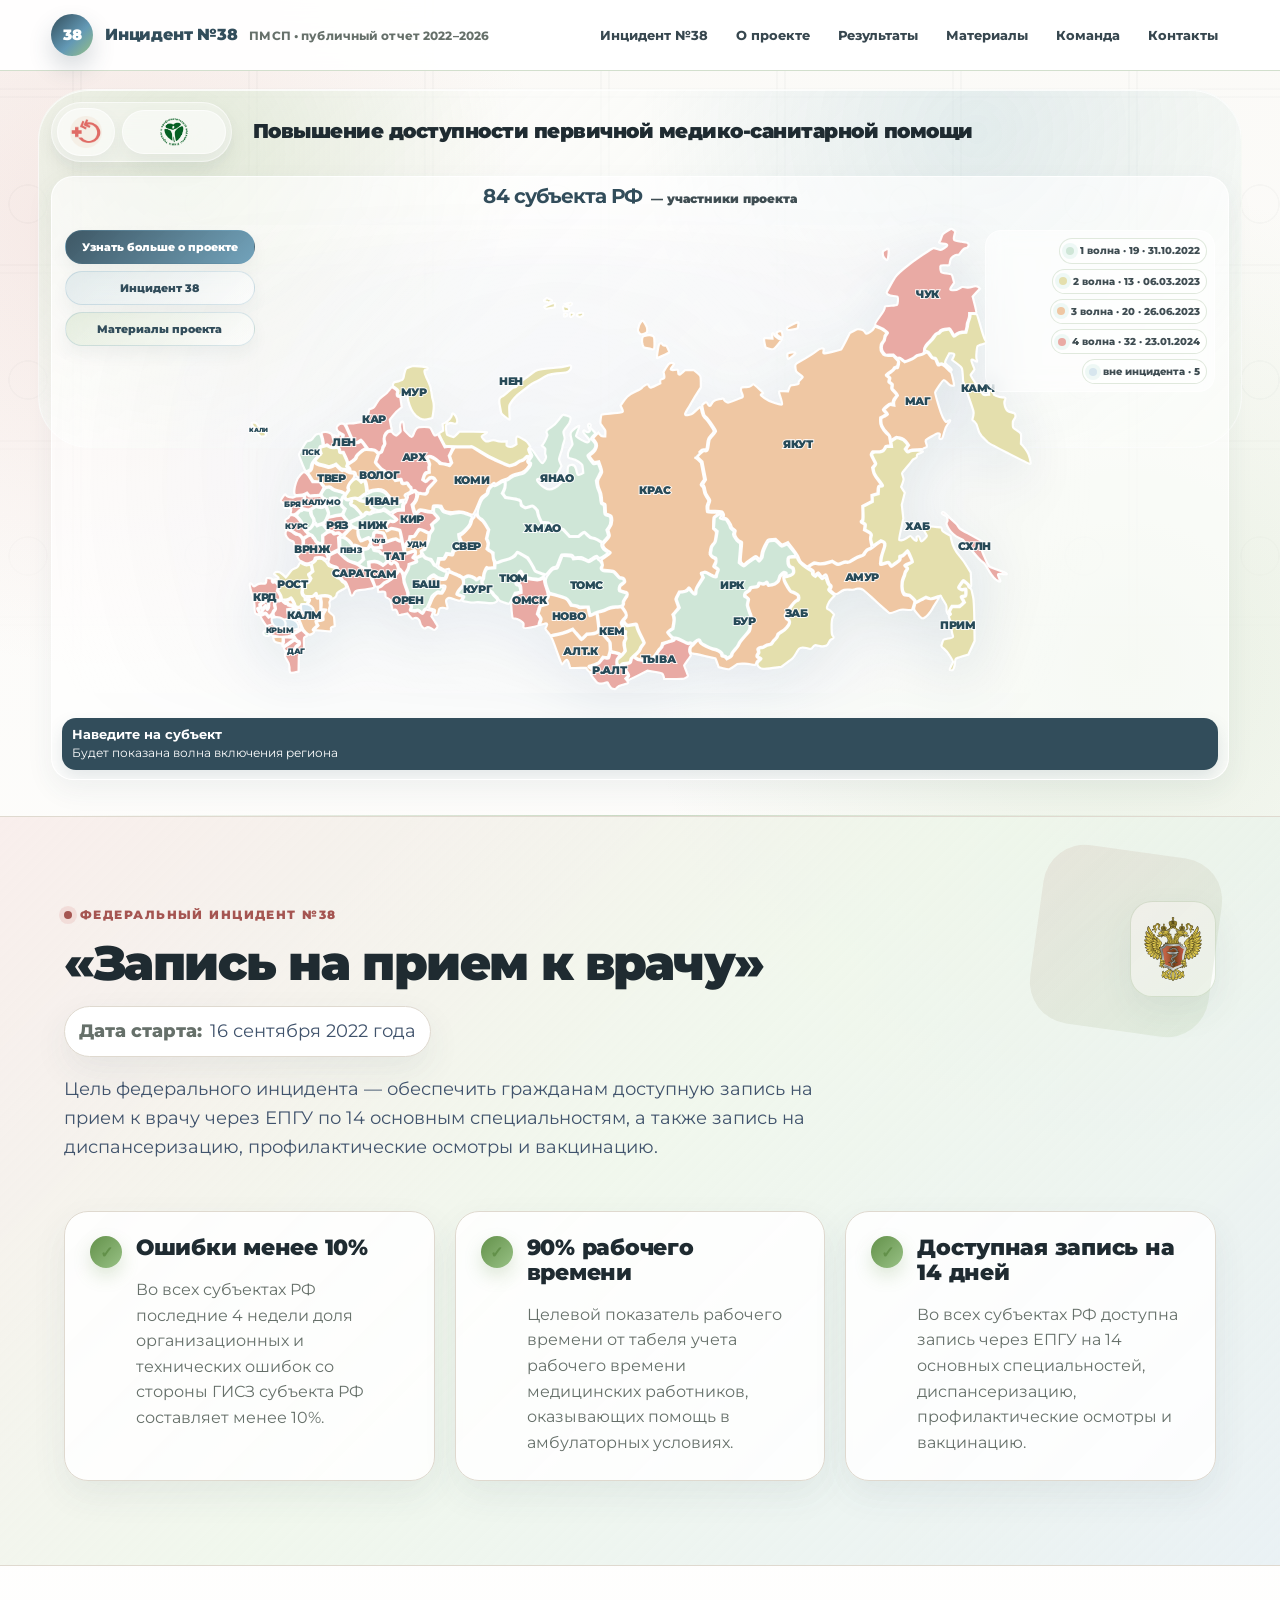
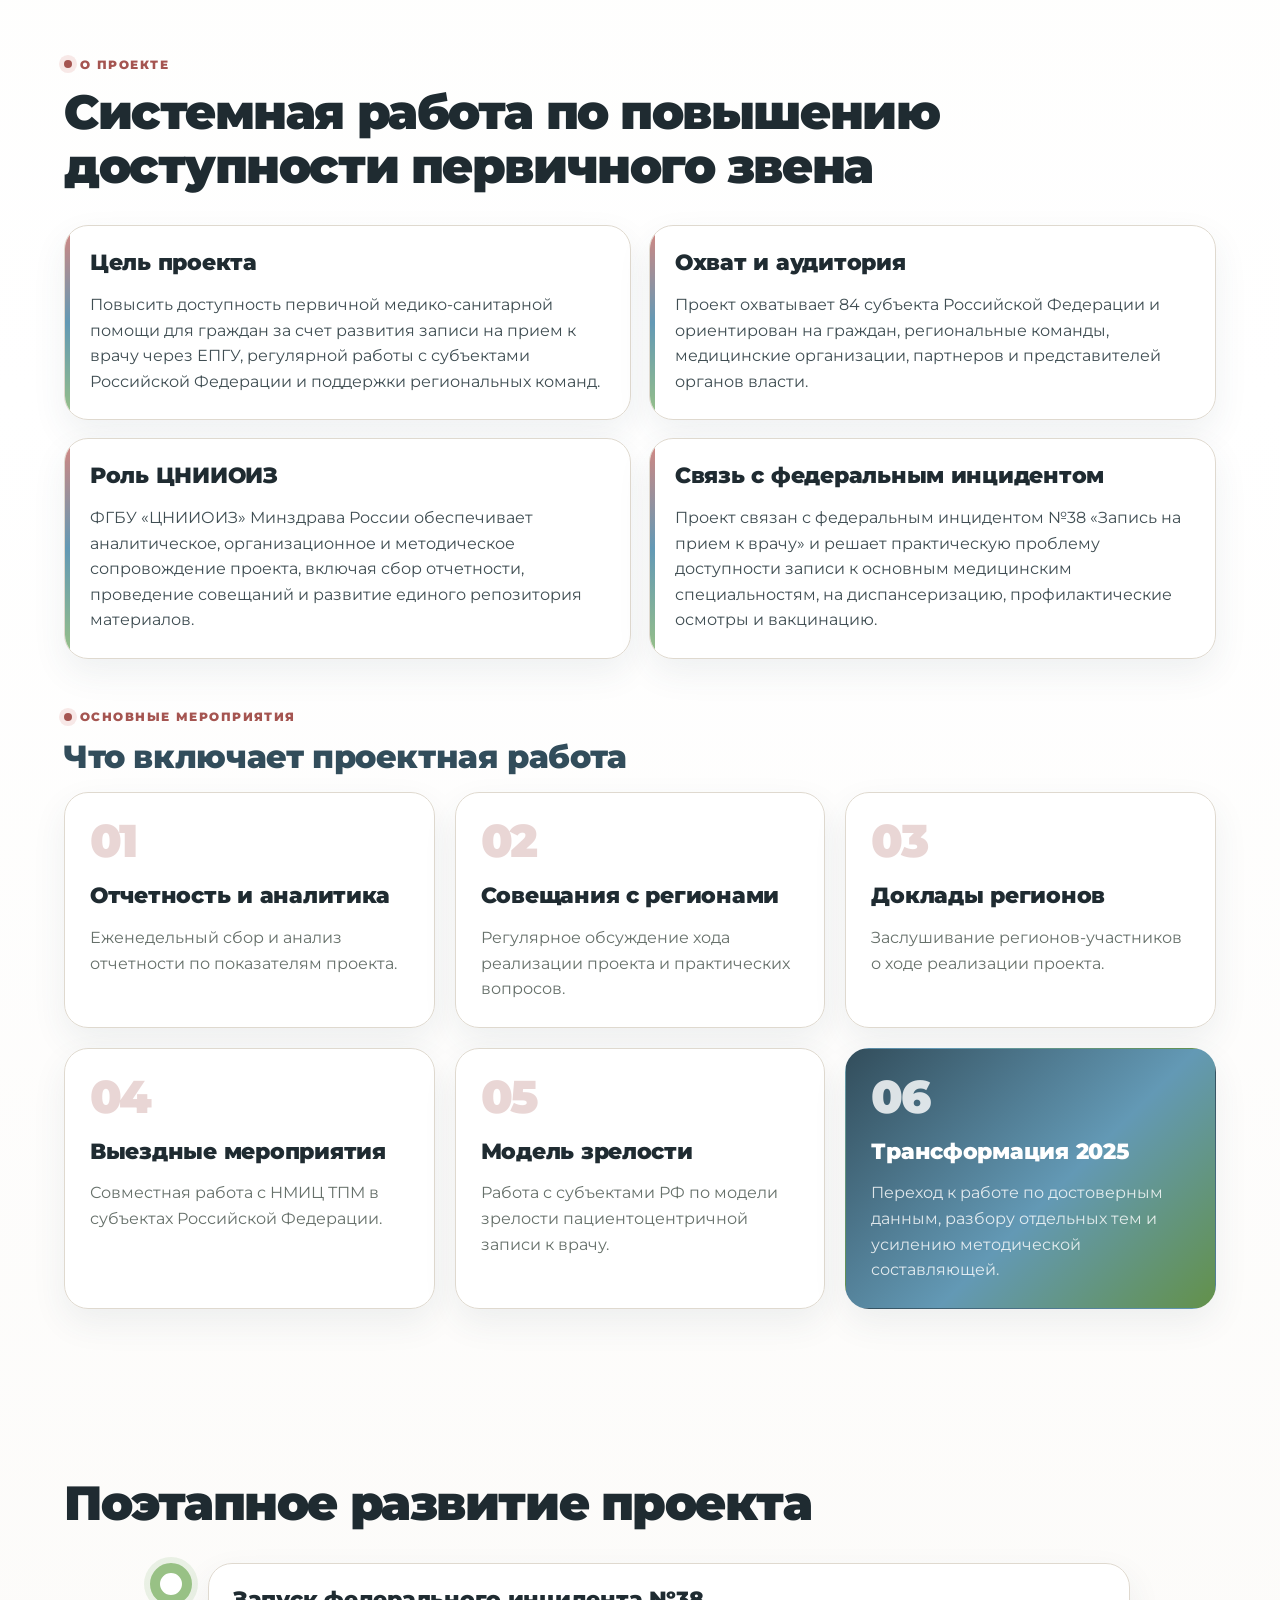
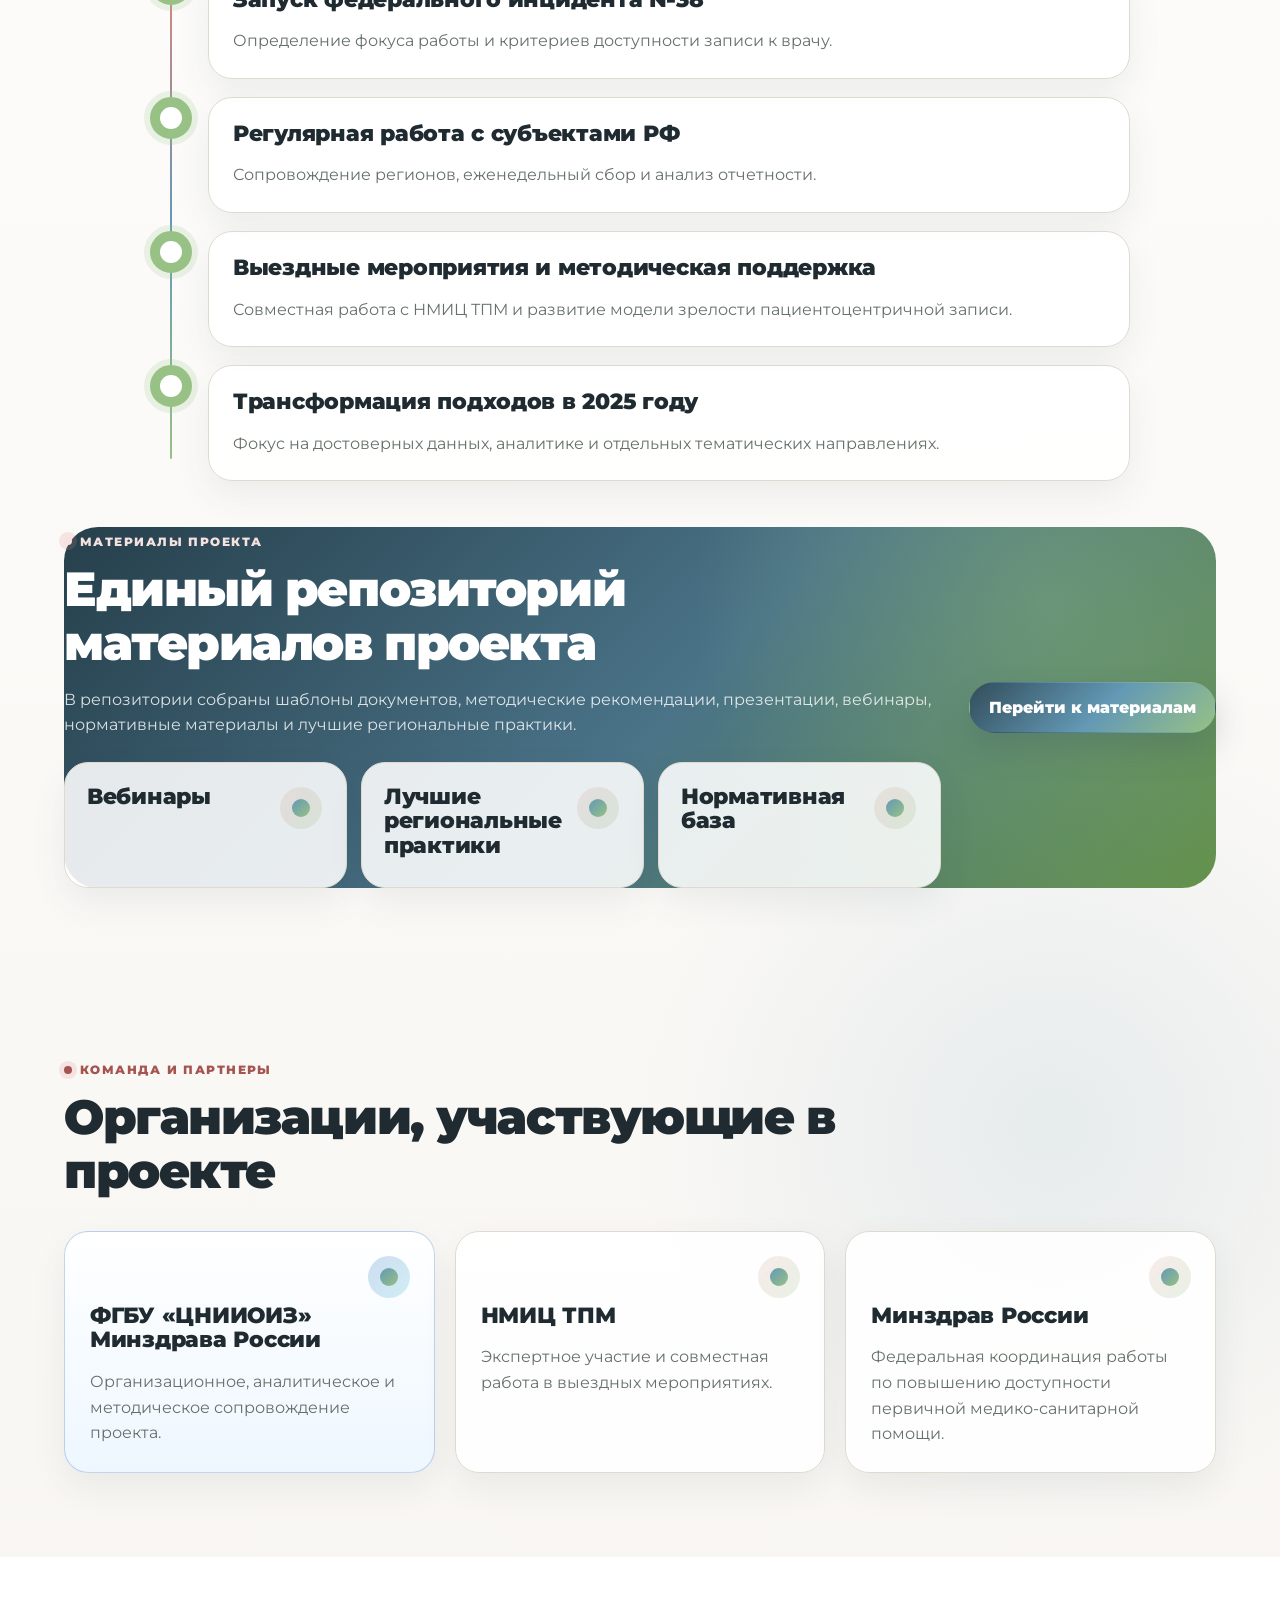
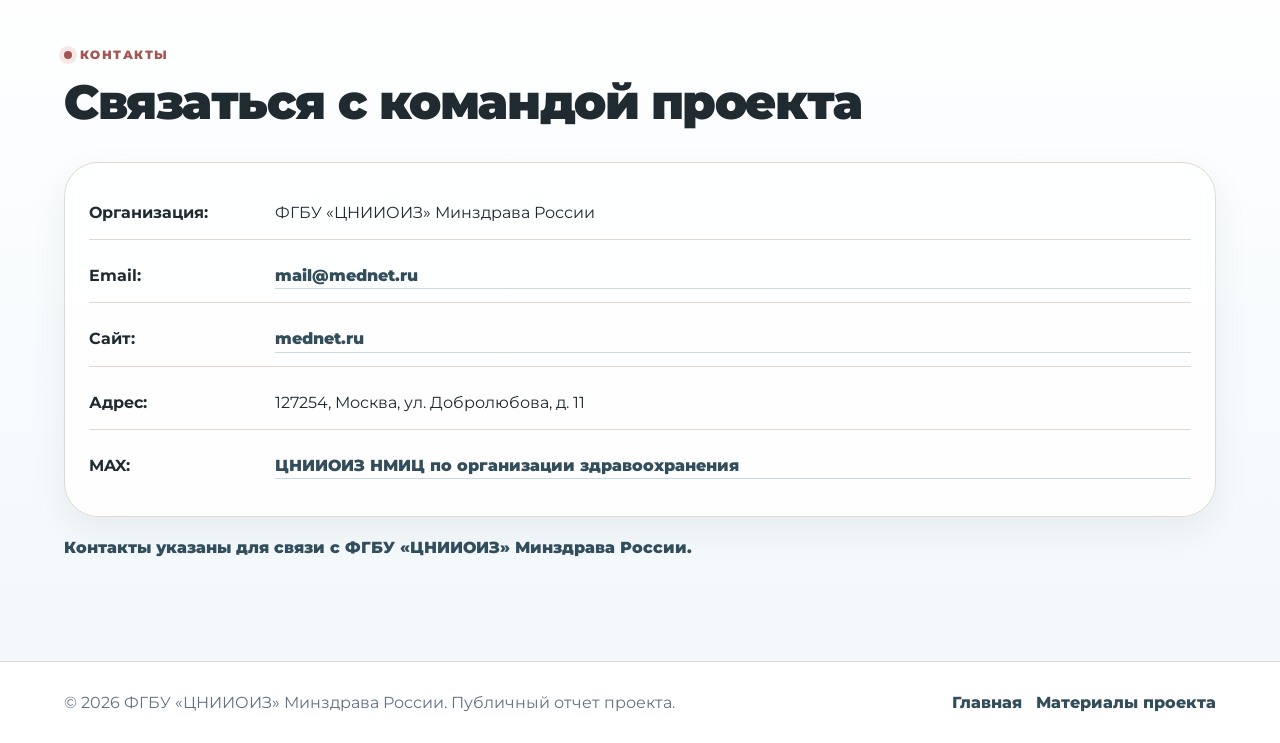
<file: index-preview.html>
<!doctype html>
<html lang="ru">
<head>
  <meta charset="utf-8" />
  <meta name="viewport" content="width=device-width, initial-scale=1" />
  <title>Повышение доступности ПМСП — публичный отчет</title>
  <meta name="description" content="Публичный отчет о реализации проекта по повышению доступности первичной медико-санитарной помощи в субъектах Российской Федерации." />
  <style>
@import url("https://fonts.googleapis.com/css2?family=Montserrat:wght@500;600;700;800;900&display=swap");

:root {
  --bg: #f7f4ef;
  --bg-soft: #eef6ea;
  --surface: #ffffff;
  --surface-strong: #fbfaf7;
  --text: #1f2b31;
  --muted: #66706a;
  --muted-strong: #3f4d52;
  --blue: #6399b5;
  --blue-dark: #324d5b;
  --cyan: #8fb8ca;
  --teal: #58754a;
  --green: #98c185;
  --green-dark: #63914a;
  --red: #a55551;
  --red-soft: #d6867f;
  --beige: #a6998a;
  --warm: #f5e1df;
  --line: #dfd9cf;
  --line-strong: #c8d8c2;
  --shadow: 0 24px 70px rgba(50, 77, 91, .13);
  --shadow-soft: 0 14px 34px rgba(50, 77, 91, .08);
  --radius-xl: 34px;
  --radius-lg: 24px;
  --radius-md: 18px;
  --container: 1180px;
}

* { box-sizing: border-box; }
html { scroll-behavior: smooth; }
body {
  margin: 0;
  font-family: "Montserrat", "Segoe UI", Roboto, Arial, sans-serif;
  color: var(--text);
  background:
    radial-gradient(circle at 8% 4%, rgba(214,134,127,.16), transparent 28rem),
    radial-gradient(circle at 88% 12%, rgba(152,193,133,.20), transparent 30rem),
    radial-gradient(circle at 82% 78%, rgba(99,153,181,.13), transparent 26rem),
    linear-gradient(180deg, #fbfaf7 0%, #fff 36%, var(--bg) 100%);
  line-height: 1.6;
  min-width: 320px;
}
body::before {
  content: "";
  position: fixed;
  inset: 0;
  pointer-events: none;
  background:
    radial-gradient(circle at 28px 28px, transparent 0 18px, rgba(31,43,49,.09) 18.5px 19.5px, transparent 20px),
    linear-gradient(90deg, transparent 0 72px, rgba(31,43,49,.08) 72px 74px, transparent 74px 80px, rgba(31,43,49,.08) 80px 82px, transparent 82px),
    linear-gradient(0deg, transparent 0 78px, rgba(31,43,49,.055) 78px 80px, transparent 80px 86px, rgba(31,43,49,.055) 86px 88px, transparent 88px);
  background-size: 176px 176px, 176px 176px, 176px 176px;
  opacity: .34;
  mask-image: linear-gradient(180deg, #000 0%, rgba(0,0,0,.75) 42%, transparent 82%);
}

a { color: inherit; }
a:focus-visible, button:focus-visible { outline: 3px solid rgba(152,193,133,.55); outline-offset: 4px; }

.site-header {
  position: sticky;
  top: 0;
  z-index: 20;
  display: flex;
  align-items: center;
  justify-content: space-between;
  gap: 24px;
  padding: 14px clamp(18px, 4vw, 56px);
  background: rgba(255,255,255,.92);
  backdrop-filter: blur(20px);
  border-bottom: 1px solid rgba(200,216,194,.82);
}
.brand {
  position: relative;
  display: inline-flex;
  align-items: center;
  gap: 12px;
  min-width: max-content;
  color: var(--blue-dark);
  text-decoration: none;
  font-weight: 850;
  letter-spacing: -.02em;
}
.brand::before {
  content: "38";
  display: grid;
  place-items: center;
  width: 42px;
  height: 42px;
  border-radius: 50%;
  color: #fff;
  background: linear-gradient(135deg, var(--blue-dark), var(--blue) 58%, var(--green));
  box-shadow: 0 12px 24px rgba(50,77,91,.20);
  font-size: 15px;
  font-weight: 900;
}
.top-nav { display: flex; align-items: center; justify-content: flex-end; gap: 6px; flex-wrap: wrap; }
.top-nav a {
  color: #37474f;
  text-decoration: none;
  font-size: 13px;
  font-weight: 750;
  padding: 9px 11px;
  border-radius: 999px;
  transition: .18s ease;
}
.top-nav a:hover { color: var(--blue-dark); background: #eef6ea; }

main { overflow: hidden; }
.hero {
  position: relative;
  padding: clamp(52px, 7vw, 92px) clamp(18px, 5vw, 72px) clamp(58px, 8vw, 102px);
}
.hero::after {
  content: "";
  position: absolute;
  left: clamp(18px, 5vw, 72px);
  right: clamp(18px, 5vw, 72px);
  bottom: 0;
  height: 1px;
  background: linear-gradient(90deg, transparent, var(--line-strong), transparent);
}
.hero-grid {
  position: relative;
  z-index: 1;
  width: min(100%, var(--container));
  margin: 0 auto;
  display: grid;
  grid-template-columns: minmax(300px, .58fr) minmax(620px, 1.62fr);
  gap: clamp(18px, 3vw, 38px);
  align-items: center;
}
.hero.compact { padding-block: 58px; }
.hero.compact .hero-content { width: min(100%, var(--container)); margin: 0 auto; }
.hero-content { max-width: 640px; }
.eyebrow {
  display: inline-flex;
  align-items: center;
  gap: 8px;
  color: var(--red);
  font-weight: 850;
  font-size: 12px;
  text-transform: uppercase;
  letter-spacing: .12em;
  margin-bottom: 12px;
}
.eyebrow::before {
  content: "";
  width: 8px;
  height: 8px;
  border-radius: 50%;
  background: currentColor;
  box-shadow: 0 0 0 5px rgba(214,134,127,.18);
}
h1, h2, h3 { line-height: 1.12; margin: 0 0 16px; }
h1 { font-size: clamp(38px, 6.2vw, 76px); letter-spacing: -.045em; max-width: 980px; font-weight: 900; }
h2 { font-size: clamp(28px, 4.1vw, 48px); letter-spacing: -.03em; font-weight: 900; }
h3 { font-size: clamp(18px, 2vw, 22px); letter-spacing: -.012em; font-weight: 850; }
p { margin-top: 0; }
.lead { font-size: clamp(19px, 2.2vw, 27px); color: var(--muted-strong); margin-bottom: 18px; line-height: 1.35; }
.hero p, .section-heading p { font-size: 18px; color: #40536c; }
.hero-actions, .card-actions { display: flex; gap: 12px; flex-wrap: wrap; margin-top: 30px; }
.button, .card-actions a {
  display: inline-flex;
  align-items: center;
  justify-content: center;
  min-height: 46px;
  padding: 12px 19px;
  border-radius: 999px;
  text-decoration: none;
  font-weight: 850;
  border: 1px solid transparent;
  transition: transform .18s ease, box-shadow .18s ease, background .18s ease;
}
.button:hover, .card-actions a:hover { transform: translateY(-1px); }
.button.primary, .card-actions a:first-child { background: linear-gradient(135deg, var(--blue-dark), var(--blue) 54%, var(--green)); color: #fff; box-shadow: 0 16px 34px rgba(50,77,91,.24); }
.button.secondary, .card-actions a:last-child { background: rgba(255,255,255,.88); color: var(--blue-dark); border-color: var(--line-strong); box-shadow: var(--shadow-soft); }
.button:nth-child(3) { background: #f5e1df; color: #6f3b38; border-color: rgba(165,85,81,.22); }

.dashboard-card {
  position: relative;
  overflow: hidden;
  display: grid;
  gap: 22px;
  padding: clamp(24px, 4vw, 34px);
  border-radius: var(--radius-xl);
  background:
    linear-gradient(180deg, rgba(255,255,255,.94), rgba(251,250,247,.88)),
    radial-gradient(circle at 80% 0%, rgba(152,193,133,.30), transparent 18rem);
  border: 1px solid rgba(255,255,255,.86);
  box-shadow: var(--shadow);
}
.hero-decoration {
  position: absolute;
  inset: auto -52px -62px auto;
  width: 220px;
  height: 220px;
  border-radius: 50%;
  background: conic-gradient(from 180deg, rgba(165,85,81,.18), rgba(99,153,181,.30), rgba(152,193,133,.28), rgba(165,85,81,.18));
  filter: blur(.2px);
}
.hero-decoration::before {
  content: "";
  position: absolute;
  inset: 42px;
  border-radius: inherit;
  background: #fff;
}
.dashboard-header, .dashboard-metrics { position: relative; z-index: 1; }
.dashboard-title { font-size: clamp(26px, 3vw, 34px); }
.dashboard-metrics { display: grid; gap: 13px; }
.dashboard-metric {
  padding: 18px;
  border-radius: 22px;
  background: rgba(255,255,255,.78);
  border: 1px solid var(--line);
  box-shadow: 0 10px 24px rgba(12,58,95,.06);
}
.dashboard-metric strong { display: block; color: var(--blue-dark); font-size: clamp(24px, 3.1vw, 36px); line-height: 1; letter-spacing: -.03em; }
.dashboard-metric span { display: block; color: var(--muted); margin-top: 8px; }

.section { padding: clamp(54px, 7vw, 84px) clamp(18px, 5vw, 72px); }
.section > .section-heading, .section > .cards, .section > .metrics, .section > .timeline, .section > .result-list, .section > .roadmap-panel, .section > .contact-list, .section > .contact-note, .about-grid, .materials-content, .repo-nav { width: min(100%, var(--container)); margin-left: auto; margin-right: auto; }
.section-heading { margin-bottom: 32px; }
.section-heading h2 { max-width: 900px; }
.about-grid {
  display: grid;
  grid-template-columns: repeat(2, minmax(0, 1fr));
  gap: 18px;
}
.about-card, .card, .metric, .timeline-card, .result-card, .material-category-card, .roadmap-panel, .contact-panel .contact-list {
  background: rgba(255,255,255,.88);
  border: 1px solid var(--line);
  box-shadow: var(--shadow-soft);
}
.about-card {
  position: relative;
  padding: 25px;
  border-radius: var(--radius-lg);
  overflow: hidden;
}
.about-card::before {
  content: "";
  position: absolute;
  top: 0;
  left: 0;
  width: 5px;
  height: 100%;
  background: linear-gradient(180deg, var(--red-soft), var(--blue), var(--green));
}
.about-card p { color: var(--muted-strong); margin-bottom: 0; }

.accent-panel, .tinted { background: linear-gradient(135deg, rgba(245,225,223,.52), rgba(238,246,234,.86) 48%, rgba(216,230,237,.54)); border-block: 1px solid var(--line); }
.incident-panel { position: relative; }
.incident-panel::before {
  content: "";
  position: absolute;
  inset: 34px clamp(18px, 5vw, 72px) auto auto;
  width: 180px;
  height: 180px;
  border-radius: 42px;
  background: linear-gradient(135deg, rgba(165,85,81,.10), rgba(152,193,133,.16));
  transform: rotate(8deg);
}
.incident-start { display: inline-flex; flex-wrap: wrap; gap: 8px; padding: 10px 14px; border-radius: 999px; background: #fff; border: 1px solid var(--line); box-shadow: var(--shadow-soft); }
.label { color: var(--muted); font-weight: 800; }
.incident-goal { max-width: 880px; }
.accent-number { color: var(--blue-dark); font-weight: 900; white-space: nowrap; }
.cards { display: grid; gap: 20px; }
.cards.two { grid-template-columns: repeat(2, minmax(0, 1fr)); }
.cards.three { grid-template-columns: repeat(3, minmax(0, 1fr)); }
.cards.four { grid-template-columns: repeat(4, minmax(0, 1fr)); }
.card {
  position: relative;
  border-radius: var(--radius-lg);
  padding: 25px;
}
.card p { color: var(--muted); margin-bottom: 0; }
.criterion-card { display: grid; grid-template-columns: auto 1fr; gap: 14px; padding-top: 24px; }
.card.check::before { content: none; }
.criterion-marker, .result-check {
  display: grid;
  place-items: center;
  width: 32px;
  height: 32px;
  border-radius: 50%;
  color: #fff;
  background: linear-gradient(135deg, var(--green-dark), var(--green));
  font-weight: 950;
  box-shadow: 0 8px 18px rgba(99,145,74,.22);
  flex: 0 0 auto;
}

.activity-card { min-height: 220px; overflow: hidden; }
.activity-number {
  display: inline-flex;
  color: rgba(165,85,81,.24);
  font-size: 46px;
  line-height: 1;
  font-weight: 950;
  letter-spacing: -.06em;
  margin-bottom: 20px;
}
.activity-marker, .partner-icon, .category-marker {
  position: absolute;
  top: 24px;
  right: 24px;
  width: 42px;
  height: 42px;
  border-radius: 50%;
  background: linear-gradient(135deg, rgba(214,134,127,.16), rgba(152,193,133,.22));
}
.activity-marker::after, .partner-icon::after, .category-marker::after {
  content: "";
  position: absolute;
  inset: 12px;
  border-radius: 50%;
  background: linear-gradient(135deg, var(--blue), var(--green));
}
.featured-card {
  color: #fff;
  background: linear-gradient(135deg, var(--blue-dark), var(--blue) 56%, var(--green-dark));
  border-color: transparent;
}
.featured-card p, .featured-card .activity-number { color: rgba(255,255,255,.82); }
.featured-card .activity-marker { background: rgba(255,255,255,.18); }
.featured-card .activity-marker::after { background: #fff; }

.metrics { display: grid; grid-template-columns: repeat(4, minmax(0, 1fr)); gap: 18px; }
.metric {
  border-radius: 24px;
  padding: 24px;
}
.metric strong { display: block; color: var(--blue-dark); font-size: clamp(30px, 4vw, 48px); line-height: .98; letter-spacing: -.05em; }
.metric span { display: block; color: var(--muted); margin-top: 12px; font-weight: 650; }
.metric-date strong { color: var(--red); }
.metric-percent strong { color: var(--green-dark); }

.timeline { position: relative; display: grid; gap: 18px; max-width: 980px; }
.timeline-line {
  position: absolute;
  left: 20px;
  top: 22px;
  bottom: 22px;
  width: 2px;
  background: linear-gradient(180deg, var(--red-soft), var(--blue), var(--green));
  border-radius: 999px;
}
.timeline-item {
  position: relative;
  display: grid;
  grid-template-columns: 42px 1fr;
  gap: 16px;
  align-items: start;
}
.timeline-dot {
  position: relative;
  z-index: 1;
  width: 42px;
  height: 42px;
  border-radius: 50%;
  background: #fff;
  border: 10px solid var(--green);
  box-shadow: 0 0 0 6px rgba(152,193,133,.18);
}
.timeline-card {
  border-radius: var(--radius-lg);
  padding: 24px;
}
.timeline-card p { color: var(--muted); margin-bottom: 0; }

.materials-cta {
  display: grid;
  grid-template-columns: minmax(0, 1fr) auto;
  align-items: center;
  gap: 28px;
  color: #fff;
  background:
    radial-gradient(circle at 85% 20%, rgba(152,193,133,.34), transparent 22rem),
    linear-gradient(135deg, #263f4b, #4a7388 52%, #63914a);
}
.materials-cta .eyebrow { color: #f5e1df; }
.materials-cta p { color: rgba(255,255,255,.82); max-width: 900px; }
.materials-categories { display: grid; grid-template-columns: repeat(3, minmax(0, 1fr)); gap: 14px; margin-top: 24px; }
.material-category-card {
  position: relative;
  min-height: 126px;
  padding: 22px;
  border-radius: 24px;
  color: var(--text);
}
.material-category-card h3 { padding-right: 46px; margin-bottom: 0; }

.result-list { display: grid; grid-template-columns: repeat(2, minmax(0, 1fr)); gap: 16px; padding-left: 0; }
.result-card {
  display: flex;
  gap: 14px;
  align-items: flex-start;
  padding: 19px;
  border-radius: 22px;
}
.result-card p { margin-bottom: 0; color: var(--muted-strong); }

.partner-card { min-height: 190px; padding-top: 72px; }
.key-organization {
  border-color: rgba(17,87,184,.25);
  background: linear-gradient(180deg, #fff, #eef7ff);
}
.key-organization .partner-icon { background: linear-gradient(135deg, rgba(17,87,184,.20), rgba(16,168,198,.18)); }
.neutral-partner { background: #fbfcfd; }
.chips, .roadmap-chips { display: flex; gap: 12px; flex-wrap: wrap; }
.chips span, .tag {
  display: inline-flex;
  align-items: center;
  min-height: 34px;
  padding: 8px 13px;
  border-radius: 999px;
  background: #eef6ea;
  color: #4f773d;
  font-weight: 850;
  font-size: 13px;
}
.roadmap-panel { padding: clamp(24px, 4vw, 34px); border-radius: var(--radius-xl); }
.plans-intro { color: var(--muted-strong); font-weight: 700; }
.contact-panel { background: linear-gradient(180deg, #fff, #f2f8fb); }
.contact-list {
  display: grid;
  gap: 10px;
  padding: 24px;
  border-radius: var(--radius-xl);
}
.contact-item { display: grid; grid-template-columns: 170px 1fr; gap: 16px; margin: 0; padding: 13px 0; border-bottom: 1px solid var(--line); }
.contact-item:last-child { border-bottom: 0; }
.contact-note { color: var(--blue-dark); font-weight: 850; margin-top: 18px; }
.placeholder { color: #7b8797; font-style: italic; }

.repo-nav { display: flex; gap: 12px; flex-wrap: wrap; padding-top: 24px; padding-bottom: 24px; }
.repo-nav a { padding: 12px 16px; border: 1px solid var(--line); border-radius: 999px; background: #fff; text-decoration: none; color: var(--blue-dark); font-weight: 850; box-shadow: var(--shadow-soft); }
.material dl { display: grid; grid-template-columns: auto 1fr; gap: 4px 10px; color: #40516a; }
.material dt { font-weight: 850; }
.material dd { margin: 0; }

.site-footer {
  display: flex;
  align-items: center;
  justify-content: space-between;
  gap: 18px;
  padding: 28px clamp(18px, 5vw, 72px);
  color: #637083;
  border-top: 1px solid var(--line);
  background: #fff;
}
.site-footer p { margin: 0; }
.footer-nav { display: flex; gap: 14px; flex-wrap: wrap; }
.footer-nav a { color: var(--blue-dark); font-weight: 800; text-decoration: none; }
.footer-nav a:hover { text-decoration: underline; }

@media (max-width: 1120px) {
  .site-header { align-items: flex-start; flex-direction: column; }
  .top-nav { justify-content: flex-start; }
  .hero-grid { grid-template-columns: 1fr; }
  .dashboard-card { max-width: 720px; }
  .cards.three, .cards.four, .metrics { grid-template-columns: repeat(2, minmax(0, 1fr)); }
  .materials-cta { grid-template-columns: 1fr; }
}
@media (max-width: 768px) {
  body { background-size: auto; }
  .site-header { position: static; gap: 12px; padding-block: 12px; }
  .brand { font-size: 15px; }
  .brand::before { width: 36px; height: 36px; border-radius: 12px; }
  .top-nav { gap: 5px; }
  .top-nav a { font-size: 12px; padding: 8px 9px; background: #f4f8fb; }
  .hero { padding-top: 42px; }
  h1 { font-size: clamp(34px, 11vw, 48px); }
  h2 { font-size: clamp(27px, 8vw, 36px); }
  .hero-actions, .card-actions { flex-direction: column; }
  .button, .card-actions a { width: 100%; }
  .about-grid, .cards.two, .cards.three, .cards.four, .metrics, .result-list, .materials-categories { grid-template-columns: 1fr; }
  .dashboard-metric strong, .metric strong { font-size: 32px; }
  .criterion-card { grid-template-columns: 1fr; }
  .timeline { gap: 14px; }
  .timeline-line { left: 15px; }
  .timeline-item { grid-template-columns: 32px 1fr; gap: 12px; }
  .timeline-dot { width: 32px; height: 32px; border-width: 8px; }
  .contact-item { grid-template-columns: 1fr; gap: 3px; }
  .site-footer { align-items: flex-start; flex-direction: column; }
}
@media (max-width: 420px) {
  .section, .hero { padding-left: 14px; padding-right: 14px; }
  .card, .about-card, .timeline-card, .metric, .contact-list { padding: 20px; }
  .activity-number { font-size: 40px; }
}


/* Точечные правки меню и hero */
.site-header { align-items: center; }
.brand { white-space: normal; line-height: 1.12; min-width: 0; flex-shrink: 0; }
.brand::before { flex: 0 0 auto; }
.brand .brand-title { display: block; font-size: 16px; letter-spacing: -.015em; }
.brand .brand-subtitle { display: block; color: var(--muted); font-size: 12px; font-weight: 750; letter-spacing: .01em; margin-top: 2px; }
.hero-modern { isolation: isolate; }
.hero-modern::before {
  content: "";
  position: absolute;
  z-index: 0;
  inset: clamp(18px, 3vw, 34px) clamp(14px, 4vw, 58px) auto;
  height: min(62%, 520px);
  border-radius: clamp(28px, 4vw, 54px);
  background:
    radial-gradient(circle at 12% 18%, rgba(152,193,133,.26), transparent 30%),
    radial-gradient(circle at 78% 12%, rgba(117,166,184,.18), transparent 34%),
    linear-gradient(135deg, rgba(255,255,255,.58), rgba(240,247,237,.30));
  border: 1px solid rgba(255,255,255,.54);
  box-shadow: inset 0 1px 0 rgba(255,255,255,.75);
  pointer-events: none;
}
.hero-logos {
  position: relative;
  z-index: 1;
  display: flex;
  flex-wrap: wrap;
  align-items: center;
  gap: 10px;
  width: fit-content;
  max-width: 100%;
  margin: 0 0 12px;
  padding: 7px;
  border-radius: 999px;
  background: rgba(255,255,255,.34);
  border: 1px solid rgba(255,255,255,.56);
  box-shadow: 0 16px 36px rgba(50,77,91,.08);
  backdrop-filter: blur(18px);
}
.hero-logo {
  display: inline-flex;
  align-items: center;
  justify-content: center;
  min-height: 52px;
  width: auto;
  min-width: 126px;
  max-width: 190px;
  padding: 9px 16px;
  border-radius: 999px;
  background: rgba(255,255,255,.48);
  border: 1px solid rgba(255,255,255,.62);
  box-shadow: 0 8px 18px rgba(50,77,91,.055);
  transition: transform .18s ease, background .18s ease, box-shadow .18s ease;
}
.hero-logo:hover { transform: translateY(-1px); background: rgba(255,255,255,.64); box-shadow: 0 10px 22px rgba(50,77,91,.08); }
.hero-logo img { display: block; max-width: 100%; max-height: 36px; object-fit: contain; }
.hero-logo.mednet-logo { min-width: 74px; padding-inline: 14px; }
.hero-logo.mednet-logo img { max-width: 42px; max-height: 42px; }
.project-report-note { display: none; }
.hero-content > p:not(.lead) { max-width: 640px; }
.hero-modern .hero-grid { width: min(100%, 1540px); align-items: center; }
.hero-modern h1 {
  max-width: 660px;
  margin: 0;
  font-size: clamp(30px, 3.35vw, 48px);
  line-height: 1.08;
  letter-spacing: -.035em;
}
.hero-modern .hero-actions { margin-top: 18px; gap: 10px; }
.hero-modern .hero-actions .button {
  min-height: 42px;
  padding: 10px 15px;
  border-radius: 999px;
  font-size: 13px;
  color: var(--blue-dark);
  background: linear-gradient(135deg, rgba(255,255,255,.72), rgba(238,246,234,.58));
  border-color: rgba(99,153,181,.22);
  box-shadow: 0 10px 22px rgba(50,77,91,.075);
}
.hero-modern .hero-actions .button.primary {
  color: #fff;
  background: linear-gradient(135deg, var(--blue-dark), var(--blue) 72%, var(--green));
  box-shadow: 0 12px 26px rgba(50,77,91,.16);
}
.hero-modern .hero-actions .button.secondary:nth-child(2) {
  background: linear-gradient(135deg, rgba(143,184,202,.20), rgba(255,255,255,.62));
}
.hero-modern .hero-actions .button.secondary:nth-child(3) {
  background: linear-gradient(135deg, rgba(152,193,133,.20), rgba(255,255,255,.62));
}
.project-map-card { width: 100%; }
.project-map-card { position: relative; overflow: hidden; padding: clamp(10px, 1.15vw, 16px); }
.project-map-card .hero-decoration { inset: auto -70px -80px auto; opacity: .42; }
.map-stat { position: relative; z-index: 1; display: flex; align-items: baseline; justify-content: center; gap: 8px; margin-bottom: 4px; text-align: center; white-space: nowrap; }
.map-stat strong { display: inline; color: var(--blue-dark); font-size: clamp(24px, 2.35vw, 34px); line-height: 1; letter-spacing: -.045em; }
.map-stat span { display: inline; color: var(--muted-strong); font-size: clamp(13px, 1.15vw, 16px); line-height: 1.1; font-weight: 900; }
.map-shell { position: relative; z-index: 1; overflow: visible; padding: 0; }
.russia-map { width: 100%; max-width: none; height: auto; display: block; margin: 0 auto; filter: drop-shadow(0 18px 28px rgba(10,59,110,.12)); }
.real-russia-map { background: radial-gradient(circle at 43% 52%, rgba(255,255,255,.46), rgba(255,255,255,.08) 62%, transparent 76%); }
.rf-map-outline { fill: none; stroke: rgba(50,77,91,.22); stroke-width: 12; stroke-linejoin: round; opacity: .42; pointer-events: none; }
.rf-region, .rf-region path, .rf-region-shape { fill: #dbeee9 !important; stroke: rgba(255,255,255,.96) !important; stroke-width: 2.1 !important; vector-effect: non-scaling-stroke; cursor: pointer; outline: none; transition: fill .18s ease, stroke .18s ease, filter .18s ease, opacity .18s ease; }
.rf-region[data-wave="1"], .rf-region[data-wave="1"] path, .rf-region-shape[data-wave="1"] { fill: #cfe6d7 !important; }
.rf-region[data-wave="2"], .rf-region[data-wave="2"] path, .rf-region-shape[data-wave="2"] { fill: #e4dfad !important; }
.rf-region[data-wave="3"], .rf-region[data-wave="3"] path, .rf-region-shape[data-wave="3"] { fill: #efc7a3 !important; }
.rf-region[data-wave="4"], .rf-region[data-wave="4"] path, .rf-region-shape[data-wave="4"] { fill: #e9aaa4 !important; }
.rf-region[data-wave="out"], .rf-region[data-wave="out"] path, .rf-region-shape[data-wave="out"] { fill: #d7e6ee !important; }
.rf-region.is-muted, .rf-region.is-muted path { opacity: .30; }
.rf-region.is-wave, .rf-region.is-wave path { stroke: #fff !important; filter: drop-shadow(0 5px 10px rgba(50,77,91,.16)); opacity: .96; }
.rf-region.is-active, .rf-region.is-active path { stroke: #fff !important; filter: drop-shadow(0 8px 14px rgba(50,77,91,.25)); opacity: 1; }
.rf-region[data-wave="1"].is-wave, .rf-region[data-wave="1"].is-wave path { fill: #b8dcc4 !important; }
.rf-region[data-wave="2"].is-wave, .rf-region[data-wave="2"].is-wave path { fill: #dcd38b !important; }
.rf-region[data-wave="3"].is-wave, .rf-region[data-wave="3"].is-wave path { fill: #ebb47d !important; }
.rf-region[data-wave="4"].is-wave, .rf-region[data-wave="4"].is-wave path { fill: #e58f88 !important; }
.rf-region[data-wave="out"].is-wave, .rf-region[data-wave="out"].is-wave path { fill: #bfdbe8 !important; }
.rf-region[data-wave="1"].is-active, .rf-region[data-wave="1"].is-active path { fill: #8fc9a4 !important; }
.rf-region[data-wave="2"].is-active, .rf-region[data-wave="2"].is-active path { fill: #cfc467 !important; }
.rf-region[data-wave="3"].is-active, .rf-region[data-wave="3"].is-active path { fill: #e69c5e !important; }
.rf-region[data-wave="4"].is-active, .rf-region[data-wave="4"].is-active path { fill: #dc766f !important; }
.rf-region[data-wave="out"].is-active, .rf-region[data-wave="out"].is-active path { fill: #9fcadf !important; }
#rf-labels text { pointer-events: none; fill: #274a58; font-size: 22px; font-weight: 900; letter-spacing: -.04em; text-anchor: middle; dominant-baseline: central; paint-order: stroke; stroke: rgba(255,255,255,.88); stroke-width: 4px; }
#rf-labels text.is-small { font-size: 16px; }
#rf-labels text.is-tiny { font-size: 12px; }
#rf-labels text.is-hidden-label { display: none; }
.map-legend { position: relative; z-index: 1; display: flex; flex-wrap: wrap; gap: 7px; margin-top: 10px; }
.map-legend-item { display: inline-flex; align-items: center; gap: 6px; padding: 6px 8px; border-radius: 999px; background: rgba(255,255,255,.48); border: 1px solid rgba(200,216,194,.56); color: var(--muted-strong); font-size: 11px; font-weight: 800; transition: .18s ease; }
.map-legend-item::before { content: ""; width: 8px; height: 8px; border-radius: 50%; background: #a8d7cb; box-shadow: 0 0 0 4px rgba(168,215,203,.18); }
.map-legend-item[data-wave="1"]::before { background: #cfe6d7; }
.map-legend-item[data-wave="2"]::before { background: #e4dfad; }
.map-legend-item[data-wave="3"]::before { background: #efc7a3; }
.map-legend-item[data-wave="4"]::before { background: #e9aaa4; }
.map-legend-item[data-wave="out"]::before { background: #d7e6ee; }
.map-legend-item.is-active { color: var(--blue-dark); background: rgba(255,255,255,.74); border-color: rgba(99,145,74,.35); box-shadow: 0 8px 20px rgba(50,77,91,.08); }
.map-tooltip { position: relative; z-index: 2; margin-top: 12px; padding: 12px 14px; border-radius: 18px; background: #324d5b; color: #fff; box-shadow: 0 14px 30px rgba(50,77,91,.20); font-size: 13px; line-height: 1.35; }
.map-tooltip b { display: block; font-size: 15px; margin-bottom: 2px; }
@media (max-width: 1120px) { .hero-grid { grid-template-columns: 1fr; } .hero-content { max-width: 860px; } .project-map-card { max-width: 1060px; width: 100%; justify-self: center; } .hero-modern h1 { max-width: 820px; } }
@media (max-width: 768px) { .hero-grid { grid-template-columns: 1fr; } .site-header { align-items: flex-start; gap: 12px; } .top-nav { width: 100%; justify-content: flex-start; } .hero-logos { width: 100%; border-radius: 26px; } .hero-logo { flex: 1 1 130px; min-height: 54px; max-width: none; } .hero-modern h1 { font-size: clamp(28px, 8vw, 38px); } .hero-modern .hero-actions .button { width: auto; flex: 1 1 190px; } .map-stat strong { font-size: clamp(22px, 7vw, 30px); } .map-stat span { font-size: clamp(12px, 3.6vw, 15px); } #rf-labels text { font-size: 18px; } #rf-labels text.is-small { font-size: 13px; } #rf-labels text.is-tiny { font-size: 10px; } }
@media (max-width: 420px) { .site-header { flex-direction: column; } .brand .brand-subtitle { font-size: 11px; } .hero-logos { display: grid; grid-template-columns: 1fr 1fr; padding: 7px; gap: 8px; } .hero-logo { min-width: 0; padding-inline: 10px; } .project-map-card { padding: 10px; } .map-stat { gap: 5px; } .map-tooltip { font-size: 12px; } .map-legend-item { font-size: 10px; } }

/* Hero as single report cover */
.hero-modern .hero-cover {
  position: relative;
  z-index: 1;
  width: min(100%, 1540px);
  margin: 0 auto;
  display: flex;
  flex-direction: column;
  align-items: stretch;
  gap: clamp(14px, 2vw, 24px);
}
.hero-modern .hero-top {
  display: flex;
  align-items: center;
  justify-content: center;
  gap: clamp(16px, 2.4vw, 34px);
  width: min(100%, 1260px);
  margin: 0 auto;
  padding: clamp(6px, 1vw, 10px) 0 0;
}
.hero-modern .hero-top .hero-logos {
  flex: 0 0 auto;
  margin: 0;
}
.hero-modern .hero-top h1 {
  flex: 0 1 760px;
  max-width: 760px;
  margin: 0;
  font-size: clamp(30px, 3.2vw, 48px);
  line-height: 1.08;
  letter-spacing: -.035em;
}
.hero-modern .hero-cover .project-map-card {
  width: min(100%, 1380px);
  max-width: 1380px;
  margin: 0 auto;
  padding: clamp(8px, 1vw, 14px);
}
.hero-modern .hero-cover .map-stat {
  margin-bottom: 2px;
}
.hero-modern .hero-cover .map-shell {
  padding: 0;
}
.hero-modern .hero-cover .russia-map {
  width: 100%;
  height: auto;
  margin: 0 auto;
}
.hero-modern .hero-cover .hero-actions {
  justify-content: center;
  align-items: center;
  margin: 0 auto;
  width: min(100%, 960px);
}
@media (max-width: 900px) {
  .hero-modern .hero-top {
    flex-direction: column;
    align-items: center;
    text-align: center;
    gap: 12px;
  }
  .hero-modern .hero-top .hero-logos {
    justify-content: center;
  }
  .hero-modern .hero-top h1 {
    max-width: 820px;
  }
}
@media (max-width: 520px) {
  .hero-modern .hero-cover { gap: 12px; }
  .hero-modern .hero-top .hero-logos {
    width: 100%;
    display: grid;
    grid-template-columns: 1fr 1fr;
  }
  .hero-modern .hero-cover .hero-actions .button {
    flex: 1 1 100%;
  }
}


/* Compact first-screen hero */
.hero.hero-modern {
  padding: clamp(18px, 2.4vw, 34px) clamp(14px, 4vw, 56px) clamp(18px, 2.8vw, 38px);
}
.hero-modern::before {
  inset: clamp(8px, 1.4vw, 20px) clamp(10px, 3vw, 46px) auto;
  height: min(48%, 360px);
}
.hero-modern .hero-cover {
  width: min(100%, 1540px);
  gap: clamp(8px, 1.15vw, 14px);
}
.hero-modern .hero-top {
  width: min(100%, 1380px);
  justify-content: space-between;
  align-items: center;
  gap: clamp(14px, 2vw, 28px);
  padding: 0;
  text-align: left;
}
.hero-modern .hero-top .hero-logos {
  flex: 0 0 auto;
  margin: 0;
  padding: 5px;
  gap: 7px;
  box-shadow: 0 8px 18px rgba(50,77,91,.055);
}
.hero-modern .hero-top .hero-logo {
  min-height: 42px;
  min-width: 104px;
  max-width: 168px;
  padding: 7px 12px;
}
.hero-modern .hero-top .hero-logo img { max-height: 28px; }
.hero-modern .hero-top .hero-logo.mednet-logo { min-width: 58px; padding-inline: 10px; }
.hero-modern .hero-top .hero-logo.mednet-logo img { max-width: 32px; max-height: 32px; }
.hero-modern .hero-top h1 {
  flex: 1 1 auto;
  max-width: 720px;
  font-size: clamp(20px, 2.05vw, 31px);
  line-height: 1.08;
  letter-spacing: -.025em;
  text-align: left;
}
.hero-modern .hero-cover .project-map-card {
  width: min(100%, 1460px);
  max-width: 1460px;
  padding: clamp(6px, .75vw, 10px);
  border-radius: 22px;
  box-shadow: 0 10px 28px rgba(50,77,91,.065);
  background: rgba(255,255,255,.62);
}
.hero-modern .hero-cover .project-map-card .hero-decoration { display: none; }
.hero-modern .hero-cover .map-stat {
  margin-bottom: 0;
}
.hero-modern .hero-cover .map-stat strong {
  font-size: clamp(18px, 1.6vw, 25px);
}
.hero-modern .hero-cover .map-stat span {
  font-size: clamp(11px, .95vw, 14px);
}
.hero-modern .hero-cover .russia-map {
  width: 100%;
  height: clamp(390px, 52vh, 590px);
  max-height: 58vh;
  object-fit: contain;
  margin: -4px auto 0;
}
.hero-modern .project-map-card .hero-actions {
  justify-content: center;
  align-items: center;
  gap: 8px;
  margin: 4px auto 0;
  width: min(100%, 900px);
}
.hero-modern .project-map-card .hero-actions .button {
  min-height: 36px;
  padding: 8px 13px;
  font-size: 12px;
  box-shadow: 0 8px 16px rgba(50,77,91,.06);
}
.hero-modern .project-map-card .map-legend {
  justify-content: center;
  gap: 5px;
  margin-top: 6px;
}
.hero-modern .project-map-card .map-legend-item {
  padding: 4px 7px;
  font-size: 10px;
}
.hero-modern .project-map-card .map-tooltip {
  margin-top: 6px;
  padding: 8px 10px;
  border-radius: 14px;
  font-size: 12px;
  box-shadow: 0 8px 18px rgba(50,77,91,.13);
}
.hero-modern .project-map-card .map-tooltip b { font-size: 13px; }
@media (max-width: 900px) {
  .hero-modern .hero-top {
    flex-direction: column;
    align-items: flex-start;
    text-align: left;
    gap: 8px;
  }
  .hero-modern .hero-top .hero-logos { justify-content: flex-start; }
  .hero-modern .hero-top h1 {
    max-width: 100%;
    font-size: clamp(22px, 5.6vw, 30px);
  }
  .hero-modern .hero-cover .russia-map {
    height: auto;
    max-height: none;
  }
}
@media (max-width: 520px) {
  .hero.hero-modern { padding-top: 16px; }
  .hero-modern .hero-cover { gap: 8px; }
  .hero-modern .hero-top .hero-logos {
    width: 100%;
    display: grid;
    grid-template-columns: 1fr 1fr;
  }
  .hero-modern .hero-top h1 { font-size: clamp(20px, 6.6vw, 26px); }
  .hero-modern .project-map-card .hero-actions .button { flex: 1 1 100%; }
}


/* Final compact hero alignment tweaks */
.hero-modern .hero-top {
  justify-content: flex-start;
  gap: clamp(12px, 1.6vw, 22px);
}
.hero-modern .hero-top h1 {
  flex: 0 1 auto;
  max-width: none;
  white-space: nowrap;
  font-size: clamp(18px, 1.55vw, 25px);
  line-height: 1.05;
}
.hero-modern .project-map-card .map-tooltip {
  margin-top: 3px;
  margin-bottom: 0;
}
.hero-modern .project-map-card .map-bottom-row {
  display: grid;
  grid-template-columns: minmax(280px, .82fr) minmax(360px, 1.18fr);
  align-items: center;
  gap: 10px;
  margin-top: 6px;
}
.hero-modern .project-map-card .hero-actions {
  justify-content: flex-start;
  margin: 0;
  width: auto;
}
.hero-modern .project-map-card .map-legend {
  justify-content: flex-end;
  margin: 0;
}
@media (max-width: 1180px) {
  .hero-modern .hero-top h1 {
    white-space: normal;
    max-width: 760px;
  }
  .hero-modern .project-map-card .map-bottom-row {
    grid-template-columns: 1fr;
    gap: 6px;
  }
  .hero-modern .project-map-card .hero-actions,
  .hero-modern .project-map-card .map-legend {
    justify-content: center;
  }
}
@media (max-width: 520px) {
  .hero-modern .hero-top h1 { white-space: normal; }
  .hero-modern .project-map-card .map-bottom-row { margin-top: 5px; }
}


/* Side controls over the map on desktop */
.hero-modern .hero-cover .project-map-card {
  position: relative;
}
.hero-modern .project-map-card .map-bottom-row {
  position: absolute;
  z-index: 4;
  top: clamp(42px, 4.2vw, 58px);
  left: clamp(8px, 1vw, 14px);
  right: clamp(8px, 1vw, 14px);
  display: flex;
  justify-content: space-between;
  align-items: flex-start;
  gap: 12px;
  margin: 0;
  pointer-events: none;
}
.hero-modern .project-map-card .hero-actions,
.hero-modern .project-map-card .map-legend {
  pointer-events: auto;
}
.hero-modern .project-map-card .hero-actions {
  width: min(190px, 18vw);
  flex-direction: column;
  align-items: stretch;
  justify-content: flex-start;
  gap: 7px;
  margin: 0;
}
.hero-modern .project-map-card .hero-actions .button {
  width: 100%;
  min-height: 34px;
  padding: 7px 10px;
  font-size: 11px;
  line-height: 1.15;
  background: rgba(255,255,255,.76);
  backdrop-filter: blur(10px);
}
.hero-modern .project-map-card .hero-actions .button.primary {
  background: linear-gradient(135deg, rgba(50,77,91,.94), rgba(99,153,181,.90));
}
.hero-modern .project-map-card .map-legend {
  width: min(230px, 22vw);
  justify-content: flex-end;
  align-content: flex-start;
  gap: 5px;
  margin: 0;
  padding: 7px;
  border-radius: 16px;
  background: rgba(255,255,255,.58);
  backdrop-filter: blur(10px);
  border: 1px solid rgba(255,255,255,.62);
}
.hero-modern .project-map-card .map-legend-item {
  font-size: 9.5px;
  padding: 4px 6px;
  background: rgba(255,255,255,.56);
}
.hero-modern .project-map-card .map-tooltip {
  position: relative;
  z-index: 5;
}
@media (max-width: 980px) {
  .hero-modern .project-map-card .map-bottom-row {
    position: static;
    display: grid;
    grid-template-columns: 1fr;
    gap: 6px;
    margin-top: 6px;
    pointer-events: auto;
  }
  .hero-modern .project-map-card .hero-actions,
  .hero-modern .project-map-card .map-legend {
    width: 100%;
    flex-direction: row;
    justify-content: center;
  }
  .hero-modern .project-map-card .hero-actions .button {
    width: auto;
    flex: 1 1 180px;
  }
}


/* Clean report structure after hero */
.report-incident, .report-about, .report-results, .report-partners, .report-contacts { color: var(--text); }
.incident-layout { display: grid; grid-template-columns: minmax(0, 1fr) minmax(220px, 320px); gap: clamp(18px, 3vw, 34px); align-items: start; }
.minzdrav-sign { display: inline-flex; align-items: center; justify-content: center; justify-self: end; width: 86px; min-height: 96px; padding: 12px; border-radius: 22px; background: rgba(255,255,255,.72); border: 1px solid rgba(200,216,194,.62); text-decoration: none; box-shadow: var(--shadow-soft); }
.minzdrav-sign img { display: block; width: 58px; height: auto; }
.compact-heading { margin-bottom: 18px; }
.compact-heading h3 { font-size: clamp(22px, 2.8vw, 32px); margin: 0; color: var(--blue-dark); }
.subsection-block { margin-top: clamp(28px, 4vw, 44px); }
.report-results .materials-cta { width: min(100%, var(--container)); margin: clamp(30px, 4vw, 46px) auto 0; border-radius: var(--radius-xl); }
.report-results .result-check, .criterion-marker { color: var(--green-dark); }
.contact-list a { color: var(--blue-dark); font-weight: 850; text-decoration: none; border-bottom: 1px solid rgba(99,153,181,.35); }
.contact-list a:hover { border-bottom-color: currentColor; }
@media (max-width: 900px) { .incident-layout { grid-template-columns: 1fr; } .minzdrav-sign { max-width: 120px; } }

/* Reliable SVG hit-testing for map regions */
.rf-map-outline,
.rf-map-outline *,
#rf-labels,
#rf-labels * { pointer-events: none !important; }
.rf-region,
.rf-region path,
.rf-region polygon,
.rf-region polyline,
.rf-region rect,
.rf-region circle,
.rf-region ellipse { pointer-events: visiblePainted; }
.map-viewport { z-index: 1; }
.map-tooltip,
.map-controls,
.map-bottom-row { position: relative; z-index: 3; }

/* Mobile map interaction layer: desktop remains visually unchanged */
.map-viewport,
.map-pan-layer { position: relative; width: 100%; }
.map-pan-layer { transform-origin: 0 0; will-change: transform; }
.map-controls { display: none; }
.map-control-button { font: inherit; }

@media (max-width: 768px) {
  html, body { max-width: 100%; overflow-x: hidden; }
  body::before { opacity: .24; filter: blur(.2px); }
  .site-header {
    min-height: 0;
    padding: 8px 10px;
    gap: 8px;
    align-items: center;
  }
  .brand { min-width: 168px; }
  .brand .brand-title { font-size: 13px; }
  .brand .brand-subtitle { font-size: 10px; line-height: 1.15; }
  .top-nav {
    width: auto;
    flex: 1 1 auto;
    display: flex;
    flex-wrap: nowrap;
    justify-content: flex-start;
    gap: 6px;
    overflow-x: auto;
    padding-bottom: 2px;
    scrollbar-width: none;
    -webkit-overflow-scrolling: touch;
  }
  .top-nav::-webkit-scrollbar { display: none; }
  .top-nav a {
    flex: 0 0 auto;
    padding: 6px 9px;
    min-height: 28px;
    font-size: 11px;
    border-radius: 999px;
    white-space: nowrap;
  }
  .hero.hero-modern {
    padding-top: 10px;
    background: linear-gradient(180deg, rgba(246,250,244,.96), rgba(235,245,240,.88));
  }
  .hero-modern::before,
  .hero-modern::after,
  .hero-decoration { opacity: .16; }
  .hero-modern .hero-cover { gap: 10px; }
  .hero-modern .hero-top {
    gap: 8px;
    align-items: stretch;
  }
  .hero-modern .hero-top .hero-logos {
    order: 1;
    width: 100%;
    display: grid;
    grid-template-columns: 1fr 1fr;
    gap: 7px;
    padding: 6px;
    border-radius: 18px;
  }
  .hero-logo { min-height: 42px; padding: 6px 8px; }
  .hero-logo img { max-height: 28px; }
  .hero-logo.mednet-logo img,
  .hero-modern .hero-top .hero-logo.mednet-logo img { max-width: 30px; max-height: 30px; }
  .hero-modern .hero-top h1 {
    order: 2;
    font-size: clamp(19px, 6vw, 25px);
    line-height: 1.08;
    white-space: normal;
    text-align: left;
  }
  .hero-modern .hero-cover .project-map-card,
  .project-map-card {
    padding: 10px;
    border-radius: 22px;
    overflow: hidden;
  }
  .map-stat {
    justify-content: flex-start;
    white-space: normal;
    margin-bottom: 8px;
  }
  .map-stat strong { font-size: clamp(22px, 7vw, 29px); }
  .map-stat span { font-size: 13px; }
  .map-shell { overflow: hidden; border-radius: 18px; }
  .map-viewport {
    height: clamp(360px, 56vh, 560px);
    min-height: 360px;
    overflow: hidden;
    touch-action: none;
    user-select: none;
    background: radial-gradient(circle at 50% 46%, rgba(255,255,255,.72), rgba(232,243,238,.44) 66%, rgba(220,235,229,.32));
    border: 1px solid rgba(200,216,194,.58);
    border-radius: 18px;
    cursor: grab;
  }
  .map-viewport.is-dragging { cursor: grabbing; }
  .map-pan-layer {
    width: 100%;
    height: 100%;
  }
  .hero-modern .hero-cover .russia-map,
  .russia-map {
    width: 100%;
    height: 100%;
    max-height: none;
    object-fit: contain;
    object-position: center center;
    margin: 0;
    filter: drop-shadow(0 12px 20px rgba(10,59,110,.12));
  }
  .map-tooltip {
    margin-top: 8px;
    padding: 10px 12px;
    border-radius: 15px;
    font-size: 12px;
  }
  .map-tooltip b { font-size: 14px; }
  .map-controls {
    display: flex;
    justify-content: center;
    gap: 7px;
    margin-top: 8px;
  }
  .map-control-button {
    min-width: 42px;
    min-height: 38px;
    padding: 0 12px;
    border: 1px solid rgba(99,153,181,.32);
    border-radius: 999px;
    background: rgba(255,255,255,.82);
    color: var(--blue-dark);
    font-size: 18px;
    font-weight: 900;
    box-shadow: 0 8px 16px rgba(50,77,91,.08);
  }
  .map-control-reset { font-size: 12px; letter-spacing: .01em; }
  .hero-modern .project-map-card .map-bottom-row {
    position: static;
    display: flex;
    flex-direction: column;
    gap: 8px;
    margin-top: 8px;
    pointer-events: auto;
  }
  .hero-modern .project-map-card .hero-actions {
    width: 100%;
    flex-direction: row;
    flex-wrap: nowrap;
    gap: 6px;
    overflow-x: auto;
    justify-content: flex-start;
    padding-bottom: 2px;
    scrollbar-width: none;
  }
  .hero-modern .project-map-card .hero-actions::-webkit-scrollbar { display: none; }
  .hero-modern .project-map-card .hero-actions .button {
    flex: 0 0 auto;
    width: auto;
    min-height: 34px;
    padding: 8px 10px;
    font-size: 11px;
    white-space: nowrap;
  }
  .hero-modern .project-map-card .map-legend {
    width: 100%;
    justify-content: flex-start;
    gap: 5px;
    padding: 0;
    background: transparent;
    border: 0;
    backdrop-filter: none;
  }
  .map-legend-item { font-size: 10px; padding: 5px 7px; }
  #rf-labels text { font-size: 18px; }
  #rf-labels text.label-medium,
  #rf-labels text.label-minor { display: none; }
  .real-russia-map.map-zoom-medium #rf-labels text.label-medium { display: block; }
  .real-russia-map.map-zoom-high #rf-labels text.label-medium,
  .real-russia-map.map-zoom-high #rf-labels text.label-minor { display: block; }
  .real-russia-map.map-zoom-high #rf-labels text { font-size: 15px; }
  .real-russia-map.map-zoom-high #rf-labels text.is-small { font-size: 12px; }
  .real-russia-map.map-zoom-high #rf-labels text.is-tiny { font-size: 10px; }
}

@media (max-width: 420px) {
  .site-header { flex-direction: row; }
  .brand { min-width: 150px; }
  .map-viewport { height: 58vh; min-height: 340px; }
  .map-pan-layer { width: 100%; }
  .hero-modern .hero-top h1 { font-size: clamp(18px, 6.4vw, 23px); }
}

</style>
</head>
<body>
  <header class="site-header">
    <a class="brand" href="index.html" aria-label="На главную страницу проекта"><span class="brand-title">Инцидент №38</span><span class="brand-subtitle">ПМСП • публичный отчет 2022–2026</span></a>
    <nav class="top-nav" aria-label="Основная навигация">
      <a href="#incident">Инцидент №38</a>
      <a href="#about">О проекте</a>
      <a href="#results">Результаты</a>
      <a href="#materials">Материалы</a>
      <a href="#partners">Команда</a>
      <a href="#contacts">Контакты</a>
    </nav>
  </header>

  <main>
    <section class="hero hero-modern" aria-labelledby="hero-title">
      <div class="hero-cover">
        <div class="hero-top">
          <div class="hero-logos" aria-label="Организации проекта">
            <a class="hero-logo mednet-logo" href="https://mednet.ru/" target="_blank" rel="noopener"><img src="[data-uri]" alt="ФГБУ ЦНИИОИЗ"></a>
            <a class="hero-logo" href="https://gnicpm.ru/" target="_blank" rel="noopener"><img src="[data-uri]" alt="ФГБУ НМИЦ ТПМ"></a>
          </div>
          <h1 id="hero-title">Повышение доступности первичной медико-санитарной помощи</h1>
        </div>

        <aside class="hero-card dashboard-card project-map-card" aria-label="Карта субъектов Российской Федерации">
          <div class="hero-decoration" aria-hidden="true"></div>
          <div class="map-stat">
            <strong>84 субъекта РФ</strong>
            <span>— участники проекта</span>
          </div>
          <div class="map-shell" aria-label="Интерактивная карта субъектов Российской Федерации">
            <div class="map-viewport" id="map-viewport" aria-label="Интерактивная область карты: карту можно приближать и двигать пальцем">
              <div class="map-pan-layer" id="map-pan-layer">
            <svg class="russia-map real-russia-map" viewBox="0 0 1650 1000" role="img" aria-label="Реальная SVG-карта субъектов РФ с волнами включения">
              <defs>
                <radialGradient id="activeRegionGradient" cx="50%" cy="45%" r="72%">
                  <stop offset="0" stop-color="#65b9a7" />
                  <stop offset=".48" stop-color="#9ed8ca" />
                  <stop offset="1" stop-color="#dff1ed" />
                </radialGradient>
                <radialGradient id="activeWaveGradient" cx="50%" cy="45%" r="78%">
                  <stop offset="0" stop-color="#8ecfc0" />
                  <stop offset=".58" stop-color="#c2e4dc" />
                  <stop offset="1" stop-color="#e4f3ef" />
                </radialGradient>
              </defs>
              <g class="rf-map-outline" aria-hidden="true"><use href="#g5"/><use href="#AddedSubjects"/></g>
              <g id="rf-regions">
<g id="g5"><g id="Central"><path id="BelgorodOblast" fill="#C4C077" d="M99.9,675.5c-0.7-0.801-1.8-6.4-2.4-12.4c-0.6-6.1-1.6-11.399-2.1-11.899    c-0.6-0.5-3.2-1.699-5.8-2.699c-4-1.4-5.5-2.801-8.4-7.301c-3.3-5.199-3.399-5.699-2.3-9.399c0.6-2.101,1.7-4.101,2.4-4.3    c2-0.801,9.3,2.3,14.3,6c3.1,2.399,5.7,3.6,7.899,3.6c2.7,0,3.9,0.801,6.801,4.301c3.3,4,3.6,4.899,3.6,10.8    c-0.1,9.601-1.3,13.399-6.1,18.801C102.6,676.8,101.4,677.4,99.9,675.5z" /><path id="BryanskOblast" fill="#C4C077" d="M90.1,593.199C89,592.5,89,591.6,90,588.3c1.801-6.3,1-7.2-6.399-7.2h-6.4l-0.7-5.1    c-0.6-4.5-1-5.2-4.1-6.7c-1.9-0.899-3.5-2.2-3.5-3c0-1.7,7.8-13.2,9-13.2c0.5,0,1.2,0.9,1.5,1.9c1,3.1,14.4,6.199,17.1,4    c0.9-0.801,5.4-1.601,10.5-1.9c8.2-0.5,8.801-0.399,9.301,1.5c1.1,4,0.5,6.9-2,10.301c-3.2,4-5,11.8-3.301,13.8    c0.9,1.101,0.7,1.399-0.899,1.399c-1.2,0-3.7,2-6.2,5c-3.8,4.5-4.6,5-8.3,5C93.301,594,90.801,593.699,90.1,593.199z" /><path id="IvanovoOblast" fill="#C4C077" d="M288.5,586.4L281.6,581.8l-3.7,2.2c-5.5,3.1-10.8,2.699-16.9-1.2    c-4.199-2.7-5-3.601-4.699-5.7c0.3-1.8-0.801-3.699-4.9-7.899c-5.1-5.3-5.4-5.5-7.8-4.199c-2.601,1.3-7.8,0.899-10.601-0.801    c-2.1-1.399,3.9-6.399,12.9-11c4.1-2.199,8.9-4.601,10.5-5.5c2.1-1.101,5.6-1.601,11.3-1.601c10.3,0,14.9,2,19.5,8.7    c6.8,9.8,9,11.601,17.601,14.2c7.601,2.199,8.199,2.3,9.899,0.699c2.3-2,7.2-2.199,7.2-0.3c0,0.8-0.7,2-1.5,2.699    c-1,0.801-1.5,3-1.5,6.5v5.301l-5.602-0.5c-4.699-0.399-6.199-0.101-9.3,1.899C294.4,591.699,296.1,591.6,288.5,586.4z" /><path id="KalugaOblast" fill="#C4C077" d="M117.6,582.3c-4.7-1.601-4.9-1.8-4.4-4.8c0.3-1.801,1.9-5.101,3.601-7.4    c2.8-3.899,3-4.699,2.5-10c-0.601-4.899-0.4-5.8,1.1-6.399c1.2-0.5,2.7,0.101,4.5,1.801c2.5,2.5,3,2.6,12.1,2    c5.2-0.301,10.5-0.7,11.9-0.9c2-0.3,2.9,0.301,4.2,2.5c1,1.7,2.399,3,3.2,3c2.199,0,4.6,4,4.6,7.801c0,2.5-0.8,4.101-3.1,6.3    c-3.5,3.301-5.7,3.5-12.101,1.301l-4.6-1.601L134.6,580C127.6,584.5,125.2,584.8,117.6,582.3z" /><path id="KostromaOblast" fill="#C4C077" d="M233.1,589.699c-7.601-9.699-12.7-14.601-14.9-14.601c-1.1,0-2.6-0.699-3.3-1.5    c-1-1.3-0.9-1.899,0.6-3.6s1.601-2.4,0.601-4c-1.8-2.9-0.7-3.9,4.2-3.9c2.899,0,5.199,0.7,7.6,2.4c4.4,3.3,13.3,5.399,15.5,3.6    c1.3-1.1,1.9-1,3.7,0.601c5,4.301,6.7,6.801,6.1,9.5c-0.399,2.301,0.101,3,3.601,4.899c4.6,2.601,5.199,4,1.899,4    c-1.2,0-3.2,0.9-4.399,2.101c-1.801,1.601-2.601,1.801-4.2,1c-3.8-2.101-7-1.399-8.7,1.801c-0.8,1.6-1.9,3.199-2.4,3.5    C238.5,595.8,235.801,593.199,233.1,589.699z" /><path id="KurskOblast" fill="#C4C077" d="M112.1,639.199c-2.5-3.101-4.101-4.101-7.4-4.601c-2.6-0.5-6.3-2.199-9.3-4.5    c-2.7-2-6.9-4.199-9.2-4.899c-3.5-1-4.3-1.699-4.3-3.5c0-1.3-0.9-4.899-2-8.101c-2.6-7.6-2.6-7.899,1.5-9.8    c1.9-0.899,4.2-3.101,5-4.8c1.6-3.101,1.9-3.2,6.8-2.7c4.8,0.5,5.5,1,10.5,6.399c7.4,8.2,8.101,9.301,9.3,15.7    c0.9,4.899,1.7,6.399,6.5,11.101c3,3,5.4,5.899,5.4,6.399s-1.2,1.699-2.7,2.699C114.6,643.5,115.5,643.4,112.1,639.199z" /><path id="LipetskOblast" fill="#C4C077" d="M145.7,652c-2.5-1.301-4-3-4.8-5.4c-0.6-1.899-1.7-3.899-2.3-4.3    c-0.7-0.399-2-1.899-2.9-3.399c-1-1.5-3.1-2.899-4.8-3.301c-1.7-0.399-4.3-2.3-6-4.399l-3-3.601l3.5-0.3c3-0.3,4.2-1.2,7.7-6    c2.2-3.2,4.399-6.101,4.899-6.601c0.4-0.5,1.9,0.399,3.2,1.899l2.4,2.801l4.399-1.801c2.4-0.899,4.9-1.899,5.5-2.199    c1-0.399,11.4,12.101,11.4,13.601c0,0.3-2.5,2.399-5.5,4.6l-5.5,4l0.2,7.4c0.3,7.199,0.199,7.5-2.301,8.1    C150.2,653.6,148,653.199,145.7,652z" /><path id="Moscow" fill="#FD0081" d="M173.5,571.699c-0.3-1.199-0.6-3.601-0.6-5.3c0-3,0.3-3.2,4.4-3.899    c5.699-0.801,6.6-0.2,6.6,4.6c0,4.4-0.2,4.5-5.7,5.801C174.4,573.699,174,573.6,173.5,571.699z" /><path id="MoscowOblast" fill="#C4C077" d="M167.5,598.4c-0.199-0.301,0.2-1.899,0.9-3.601c1.2-2.899,1-3.7-2.2-10.7    c-2.899-6.399-3.399-8.199-2.8-12.199c0.7-5.5-1.8-11.801-4.6-11.801c-0.9,0-2.7-1.6-3.9-3.5l-2.1-3.5l3.3-6    c2.7-4.899,3.899-6.199,6.8-7c5.7-1.6,7.7-1.199,10.3,2.101c2.2,2.801,3.5,3.301,12.2,5c12.5,2.399,19.4,7.301,12.5,8.899    c-1.8,0.4-2.8,2-4.6,7.4c-2.101,6-2.2,7.399-1.2,10.8c0.6,2.101,2.399,5,4,6.3c3.3,2.7,3.399,3.601,0.899,9    c-1.8,4-2,4.101-9.199,5.4c-4.101,0.699-10.2,1.899-13.601,2.6C170.801,598.3,167.801,598.6,167.5,598.4z M179.9,575.199l6.5-1.8    l0.3-5.399c0.4-7.9-0.7-8.9-9.3-8.101l-7,0.699l0.3,7c0.3,7.4,0.7,9.5,1.9,9.5C173.1,577.1,176.301,576.199,179.9,575.199z" /><path id="OryolOblast" fill="#C4C077" d="M117.301,622.9c-0.5-0.7-1.4-4-2.101-7.2c-1-4.899-2.1-6.699-7.3-12.3    c-3.5-3.801-5.8-6.899-5.3-7.601c2.6-4.7,6.6-8.601,8-8c0.899,0.3,2.1-0.101,2.899-1.2c1.2-1.6,1.9-1.6,8.301-0.399l7,1.301    l0.6,4.899c0.5,3.3,1.7,5.899,3.6,8.101c4.4,5,4.101,10.6-0.899,17.6c-3.601,5.301-3.9,5.5-8.9,5.801    C119.801,624.1,117.801,623.699,117.301,622.9z" /><path id="RyazanOblast" fill="#C4C077" d="M192,633.8c-3.1-3.101-3.199-3.101-7.8-1.899c-3.3,0.899-4.899,1-5.1,0.199    c-0.8-2.3-3.5-4-6.5-4C168.5,628,168,627.7,162.5,620.6c-5-6.5-5.3-7.1-3.1-7.899c0.8-0.3,2.6-2.8,4-5.601    c1.6-3.199,3.3-5.199,4.8-5.5c5.3-1.3,23.4-4.5,25.3-4.5c2.101,0,10.2,9.301,15.801,18.2l2.899,4.8l-7.399,7.801    c-4.101,4.399-7.9,8.101-8.601,8.5C195.6,636.699,193.7,635.5,192,633.8z" /><path id="SmolenskOblast" fill="#C4C077" d="M98.6,553.9c-3-1.7-2.2-12.7,1.7-24.7c3.199-9.601,3.899-10.899,9.399-16.399    c5.9-5.899,6-5.899,9.4-4.7c2.8,1,4.6,3,9.2,10.601l5.8,9.399h7.399h7.4l4,5.101c2.2,2.801,4,5.399,4,5.899    c0,1.101-5.9,12.101-7.4,13.7c-0.8,0.8-5.1,1.601-11.3,1.899l-10.1,0.7l-2.5-2.899l-2.5-2.9l-4.8,2.2    C113,554.1,101.2,555.4,98.6,553.9z" /><path id="TambovOblast" fill="#C4C077" d="M162.301,671.8c-7.4-8-9.101-10.2-9.801-13c-0.5-2.3-0.3-2.8,2-3.3    c2.5-0.7,2.5-0.801,2.301-8.5c-0.2-4.301-0.101-8,0.199-8.2c7.2-5.899,10.601-7.7,14.101-7.7c3.1,0,4.1,0.4,5,2.5    c1.3,2.801,1.399,2.9,7.399,1.301c4.2-1,4.801-0.899,6.7,1.101l2.2,2.199l-2.8,2l-2.8,2.101l0.699,11.8l0.7,11.801L178.1,671    c-5.601,2.8-10.5,5.1-11,5.1C166.7,676.1,164.5,674.199,162.301,671.8z" /><path id="TverOblast" fill="#C4C077" d="M198.801,548.699c-1.9-1.699-5.301-2.8-12.101-4c-8.7-1.601-9.6-2-12.2-5.3    c-2.699-3.399-3-3.5-7.3-2.801c-2.5,0.301-5.1,0.801-5.7,1.101c-0.699,0.2-3.3-2.3-5.899-5.601l-4.7-6h-6.7    c-3.8-0.1-7.3-0.399-7.899-0.8c-1.5-1-10.4-15.399-10.4-16.8c0-0.7,1.4-1.801,3-2.4c3.7-1.6,4.5-3,5.5-9.5    c1.2-8.5,3.7-10.8,6.7-6.3c1.1,1.7,3.8,2.7,11.399,4.3c5.4,1.2,11.301,2.801,13.101,3.5c2.8,1.2,3.8,1.101,9.899-1.5l6.7-2.899    l5.8,6.2c5,5.399,6.101,6.101,7.801,5.199c3-1.6,4.699-1.3,9.8,2c3.5,2.2,5.899,3,9.399,3c4.101,0,4.801,0.301,5.301,2.4    c0.899,3.6-0.9,7.199-6.2,12.399c-5.9,5.699-9.4,14-7.3,17.3c1.1,1.801,0.899,2.5-1.4,5.399c-1.4,1.9-2.9,3.5-3.3,3.4    C201.7,551,200.2,550,198.801,548.699z" /><path id="TulaOblast" fill="#C4C077" d="M142.1,613c-0.9-1.601-2-2.9-2.4-2.9c-0.5,0-0.8-1.6-0.8-3.5c0-2.5-0.9-4.5-3.1-7    c-2.7-3.1-3.2-4.399-3.301-9.3l-0.1-5.601l4.5-2.8l4.5-2.801l5.9,1.7c5.8,1.601,6,1.601,9.6-0.5l3.8-2.2l2.8,6.301    c3.2,7.199,3.2,7.399,1.2,12.399c-5.899,14.3-5.6,13.899-15.2,17.2l-5.699,2L142.1,613z" /><path id="VladimirOblast" fill="#C4C077" d="M204.4,603.9c-7.4-9.301-7.1-8.101-4.1-14.801l2.6-6l-3.6-3.3    c-5.2-4.7-5.801-7-3.801-14.399c0.9-3.5,2-6.301,2.301-6.301c0.3,0,1.899,1.601,3.5,3.601c2.699,3.399,3.1,3.5,7.1,2.899    c5.1-0.699,6.6,0.601,3.9,3.601c-1.7,1.801-1.7,2.2-0.301,4.7c0.801,1.5,3,3.199,4.801,3.8c4.5,1.399,19.5,18.301,17.8,20    c-1,1-24,11.399-25.101,11.301C208.9,609,206.6,606.699,204.4,603.9z" /><path id="VoronezhOblast" fill="#C4C077" d="M114.9,693.1c-2.5-1.6-4.9-2.899-5.5-3c-0.8,0-4.7-5.699-6.3-9.1    c-0.101-0.4,2.399-3.601,5.7-7.2c6.5-7.2,8.1-11.7,8.1-22.601v-5.8l5.6-3.801c6.301-4.199,9.801-4.199,11.4,0    c0.5,1.4,1.4,2.5,2,2.5s1.9,2,3,4.4c1.4,3.3,2.8,4.899,5.3,5.899c3.601,1.5,6.7,5,6.7,7.601c0,0.899,3.2,4.899,7,9.1    c6.3,6.801,7,7.9,7,11.7c0,5.2-1.6,5.601-6.8,1.601c-3.2-2.399-3.9-2.601-10.9-2c-4.1,0.3-7.7,0.8-8,1    c-0.3,0.3-0.8,2.101-1.2,3.899c-0.6,2.899-1.399,3.601-6.5,5.601C122.6,696.4,120.1,696.5,114.9,693.1z" /><path id="YaroslavlOblast" fill="#C4C077" d="M203.5,561.1c-2.199-2.399-1.5-5.1,2.9-10.5c4.5-5.699,4.7-6.199,3.4-8.699    c-1.9-3.5,0.699-9.601,6.699-15.601c6.7-6.601,8.9-6.7,14.2-1l4,4.2l2.8-1.9c2.5-1.699,2.801-1.699,4-0.1    c1.2,1.699,3.4,14.3,3.4,20c0,2.6-0.5,3.5-2.3,3.899c-1.2,0.3-4.601,2.699-7.601,5.199c-4.199,3.601-5.899,4.5-7.5,3.9    c-3.6-1.2-15.699-0.4-17.3,1.1C208.2,563.6,205.5,563.4,203.5,561.1z" /></g><g id="Southern"><path id="Adygeya" fill="#69E601" d="M24.801,793.3c-0.7-1.5-1.5-3.101-1.7-3.5s0.7-0.7,2-0.7c1.3-0.1,3-0.5,3.8-1    c1.2-0.8,1.3-1.3,0.3-3c-2.1-3.3-1.5-4.6,2.601-6.5c3.8-1.699,6.699-5.699,5.6-7.6c-0.4-0.5-2.1-0.9-4-0.9    c-3.8,0-8.1-3.699-9.1-7.8c-0.9-3.5,0.199-3.8,3.6-0.899c2.3,1.899,4.3,2.699,7.1,2.699c3.601,0,4.101,0.301,5.5,3.5    c2,4.801,3,15.7,1.601,18.101c-1,1.7-1.2,1.601-2.2-1.399c-0.7-1.8-1.7-3.2-2.4-3.2c-0.6,0-3.1,3.301-5.6,7.5    c-2.4,4.101-4.7,7.5-5.1,7.5C26.5,796.1,25.6,794.8,24.801,793.3z" /><path id="AstrakhanOblast" fill="#C4C077" d="M156.4,834.5c-6.6-0.7-12.8-1.101-13.7-0.801c-1,0.301-2.399,0.101-3.3-0.399    c-1.2-0.7-0.7-1.601,2.9-5.2l4.5-4.3l-2-3.899c-2.2-4.399-2.5-4.101,6.3-5.801c3.2-0.699,6-1.5,6.2-1.899    c0.199-0.3,0-2.899-0.5-5.601c-0.9-4.6-0.7-5.1,2.6-10c1.9-2.8,3.5-5.399,3.5-5.8c0-0.399-2.3-0.7-5.1-0.7h-5.2l0.7-8    c0.399-5.1,0.199-9.5-0.601-12.399c-0.6-2.5-0.899-4.899-0.5-5.3c0.5-0.399,4.3-0.7,8.5-0.601c6.601,0.101,7.9,0.5,9.4,2.3    c2.199,2.7,2.3,4.601,0.3,6.601c-1.601,1.601-1.8,4.7-0.601,7.899c0.5,1.2,0.101,4-1,7.301c-2.199,6.399-1.8,7.399,4.5,12.101    c2.5,1.899,4.801,4.1,5,5c0.301,0.899,0.801,5.6,1.101,10.6l0.7,9.101l-4.2,1.7c-4.2,1.599-4.3,1.599-3.6,5.599    C173,836.699,174.5,836.5,156.4,834.5z" /><path id="Chechnya" fill="#69E601" d="M76.7,873.699c-0.899-1.8-1.3-3.8-1-4.3c0.4-0.601,5.601-4.2,11.7-8.101    c10.8-7,11-7.101,12.8-5.2c1,1.101,2.7,2,3.7,2c3.5,0,2.4,3.801-1.5,5.7c-2.7,1.3-3.8,2.601-5,6.3l-1.6,4.7l-7.2,0.7    c-3.9,0.399-7.9,0.899-8.8,1.1C78.801,876.9,77.7,875.9,76.7,873.699z" /><path id="Dagestan" fill="#69E601" d="M87.5,918.8c-0.3-1.2-0.6-5.399-0.6-9.2c0-6.6-0.2-7.199-5.1-14.6    c-4.5-6.9-4.9-8.101-4.301-11.4c0.801-4.5,3-5.5,12.4-5.5c7.5,0,7.6-0.1,10-6.5c0.9-2.199,2.5-4.5,3.7-5.1    c4.399-2.101,5.399-3.7,5.1-7.301c-0.2-3.101-0.7-3.699-3-3.899c-2.7-0.399-4.1-1.899-8.6-9.399l-2.2-3.601l8.6-4.7l8.601-4.8    l5.399,5.399c5.9,5.801,6.301,6.601,3.7,7.601c-4.899,1.7-5.3,2.899-4.6,14.3c0.7,12,0.8,11.5-6.8,21.5L106,886.7l-0.3,15.899    l-0.3,16l-5,1.101c-2.7,0.7-6.6,1.2-8.6,1.301C88.801,921.1,88,920.699,87.5,918.8z" /><path id="Ingushetia" fill="#69E601" d="M72.301,865.6c-0.4-1,0.199-2.6,1.6-4c2-2.1,2.2-3.1,1.6-8l-0.699-5.5H82.2    c9,0,13.4,0.801,14.101,2.5c0.399,1.101-3.7,4-21.101,15.301C73.2,867.1,72.9,867.1,72.301,865.6z" /><path id="KabardinoBalkaria" fill="#69E601" d="M50.5,839.8c-1-3.399-2.6-7.2-3.8-8.399l-2-2.2l5-2.5l5-2.601l5.4,3    c2.899,1.601,8.3,4.5,12,6.5l6.7,3.5l-2,3.4c-2,3.3-2,3.399-7.801,2.8c-4-0.3-7.399,0-10.699,1.101    c-2.601,0.899-5,1.699-5.4,1.699S51.5,843.3,50.5,839.8z" /><path id="Kalmykia" fill="#69E601" d="M120.6,837.8c-4.9-4.5-6.101-6.399-7.8-11.7c-1.101-3.5-3.5-9.699-5.4-13.8    s-3.8-9.3-4.1-11.601c-0.7-4.3-6.5-15.699-9.601-18.8c-1-1.101-3.2-1.801-5.2-1.801c-2.8,0-3.5-0.399-3.8-2.3    c-0.2-1.8-0.8-2.2-3.399-1.899c-1.801,0.101-3.601-0.399-4.2-1.2c-1-1.101-0.3-1.5,4-2.101c2.899-0.399,6.1-1.399,7-2.199    c1.5-1.399,1.899-1.101,4.3,2.699c1.5,2.301,3.2,5.601,3.9,7.4c2.3,6.199,3.1,6.899,8.8,7.3c5.399,0.5,5.5,0.399,6.8-2.7    s1.4-3.199,6-2.5l4.8,0.601l3.7-6c2-3.399,3.4-6.601,3-7.101c-0.3-0.6-2.4-1-4.6-1c-3.301,0-4-0.3-3.7-1.8    c0.3-1.399,1.6-1.8,7.8-2c5.8-0.3,8-0.8,9.6-2.3c2.301-2.2,3.4-1.7,3.4,1.5c0,3.199,1.9,4.699,4.3,3.399    c3.4-1.801,4.2,0.5,4.2,12.5v11.199l3.8,0.301c2,0.199,3.7,0.699,3.7,1.199s-1.1,2.5-2.5,4.5c-1.6,2.5-2.2,4.5-1.9,6.301    c1.301,6.601,1.4,6.601-5.6,7.899c-3.5,0.8-6.9,1.8-7.4,2.3c-0.6,0.5-0.199,2.5,0.9,5l1.9,4.101l-4.801,4.601    c-4.8,4.7-4.8,4.7-2.699,6.399c2.8,2.301,2.699,3-1.101,5.601C128.5,843.9,127,843.6,120.6,837.8z" /><path id="KarachayCherkessia" fill="#69E601" d="M40.6,826c-2.3-1.801-14.2-20.7-13.5-21.4c0.2-0.199,2.6-1.399,5.3-2.5l4.9-2.1    l3.1,3.699l3.2,3.7l3.3-1.7c4.5-2.199,5.3-2.101,7.2,1.2c1.6,2.601,1.6,2.8,0,3.8c-1.601,1-1.601,1.399,0,5.601l1.6,4.601    l-3,1.199c-1.6,0.7-4.5,2.301-6.3,3.601C43.1,827.9,43,827.9,40.6,826z" /><path id="KrasnodarKrai" fill="#ECE89F" d="M41.4,800.6c-1.5-1.899-3.2-3.5-3.9-3.5c-0.6,0-3.699,1.301-6.8,2.801    c-3.2,1.5-6.1,2.5-6.5,2.101c-0.399-0.4-2.399-1.2-4.399-1.801c-4.301-1.399-4.9-3.399-4.9-17.3c0-7.101-0.5-10.2-3.1-17.5    c-4-11.399-5.7-17.5-6.5-23.5C4.7,737.6,4.9,737.1,6.6,737.1c1,0,2.7,1.301,3.6,3c2.3,3.801,3.8,3.7,9.3-0.199    c4.101-3,4.7-3.101,10.801-2.5c7.6,0.699,8.399,0.101,8.8-6.899c0.3-5.4,0-5.2,8.5-3.9c2.899,0.5,3.2,0.801,2.7,3.301    c-0.801,3.8,1.8,6.399,5,5.199c1.899-0.699,2.8-0.399,4.3,1.301c4.6,5.3,4.6,5.3,2.8,10.699l-1.7,5l3.7,5.5    c2.9,4.301,3.6,6.301,3.3,9.2c-0.3,3.7-0.399,3.8-4.5,3.8c-3.8,0-4.5,0.4-6.8,3.7c-2.9,4.3-3,5.399-0.9,10.8    c1.601,3.801,1.5,4-0.5,5.7c-1.1,1-2.699,3.601-3.399,5.8c-0.9,2.5-2.5,4.601-4.5,5.801l-3,1.8L41.4,800.6z M32.9,792.3l4.3-6.7    l1.4,3.2c1.8,4.399,3.7,4.101,5.7-1c1.3-3.601,1.399-5.601,0.699-11.8c-1.6-12.301-3.5-14.9-10.899-14.9    c-1.4,0-3.8-1.199-5.4-2.699c-2.399-2.301-3.1-2.5-5.3-1.5c-3.4,1.6-3.2,5.6,0.6,10.699c2.101,2.7,4,4.101,6.101,4.5    c4.8,0.7,4.399,2.5-1.3,4.801c-5.2,2.199-5.4,2.601-3.5,7.3c0.6,1.2,0,1.7-2.301,2.2c-1.899,0.399-3.1,1.199-3.1,2.199    c0,2.801,5.1,10.5,7,10.5C28,799.1,30.301,796.6,32.9,792.3z" /><path id="NorthOssetia" fill="#69E601" d="M62.9,859.199c-6.6-1.699-7.6-2.699-9.4-8.699c-0.5-1.9,0-2.301,4.601-3.4    c2.899-0.6,7.3-1,9.8-0.899l4.5,0.399l0.3,5.801c0.3,5.3-0.8,8.899-2.7,8.601C69.7,860.9,66.5,860.1,62.9,859.199z" /><path id="StavropolKrai" fill="#ECE89F" d="M80.2,845.199c-2.8-0.3-2.8-0.8-0.3-4.601c2.7-4.199,2.6-4.899-1.7-6.899    c-2.1-1-7.399-3.8-11.899-6.3c-7.5-4.301-8.101-4.899-9-9c-0.9-3.801-0.801-4.301,0.699-4.301c3.2,0,3-1.899-0.5-7.199    c-2-2.899-3.6-6.101-3.6-7.101c0-2.5,1.8-5.899,4.2-7.8c2-1.601,2-1.7,0.3-7.2c-1.7-5.3-1.7-5.7-0.1-8.2    c1.199-1.8,2.399-2.5,4.399-2.399c1.5,0.101,3.8-0.3,5.101-1c2.1-1.199,2.699-1,6.5,2.801c3,2.899,4.8,3.899,6,3.5    c1.199-0.5,1.899-0.101,2.3,1.399c0.399,1.8,1.3,2.199,4.7,2.199c3.899,0,4.3,0.2,8,6.101c2.6,3.899,4.399,8.301,5.199,12.2    c0.601,3.399,2.801,9.399,4.7,13.3c4.601,9.301,6.101,14.5,4.4,16c-0.601,0.601-4.3,2.801-8.2,4.899c-9,4.801-9.7,5.4-9.1,7.9    c0.5,1.899,0.1,2.1-4.7,2.1C84.7,845.6,81.4,845.4,80.2,845.199z" /><path id="Rostov_Oblast" fill="#C4C077" d="M104.4,785.3c-3.7-0.5-5.5-1.899-5.5-4.399c0-2.601-6.8-14.801-8.6-15.5    c-0.801-0.301-2.4,0.601-3.5,2.101c-2,2.5-2.601,2.6-8.7,2.399l-6.7-0.301l-0.5-4c-0.3-2.199-2.1-6.199-3.9-8.899l-3.3-4.899    l1.7-5.2l1.8-5.3l-3.7-4.601c-3.899-4.699-4.399-5-8.399-4.699c-1.8,0.199-2.3-0.2-2-1.601c0.3-1.5,1.3-1.801,5-1.801    c2.6,0,5.3-0.6,6-1.399c1.399-1.399,0.1-2.8-6.7-7.8c-2.9-2.101-2.9-2.2-1.1-4.2c1.399-1.601,3.1-2.101,6.3-2.101    c3.899,0,5,0.601,10.5,5.601l6.1,5.7l3.101-3.5C84,719.001,87,715.2,88.9,712.6c2.6-3.6,4.5-5.199,7.5-6    c6.4-1.899,8.3-3.3,9.5-7.3c1.9-5.7,2.5-5.899,8.2-2.3c4.399,2.699,5.8,3.1,8.8,2.6c7.5-1.5,7.3-1.6,8.9,5.301    c1.699,7,1.8,6.8-5.4,11.8c-2,1.399-2,1.399,0.3,5.7c2.3,4.3,2.3,4.399,0.601,8c-1.7,3.5-2,3.699-6.601,3.699    c-5,0-10.8,2.2-10.8,4c0,0.601,0.7,2.5,1.6,4.101c1.301,2.601,1.4,3.899,0.5,7.5c-1.5,5.7,0.2,11.7,3.9,14.399    c2.1,1.5,2.6,2.5,2.2,4.9c-0.4,3-0.3,3.1,3.8,3.1h4.1l-2.3,4.101c-2.3,4.101-2.3,4.101-7,3.5c-4.5-0.5-4.899-0.399-6.3,2.399    C108.6,785.5,108.2,785.699,104.4,785.3z" /><path id="VolgogradOblast" fill="#C4C077" d="M173.5,765.699c-1.5-3.5-3.3-4.199-13.1-4.899c-3.3-0.3-12.9,1.399-14.2,2.5    s-1.6,0.601-2.7-4.5c-0.8-3.601-2-3.399-5.699,0.8c-3,3.301-3.4,3.5-9.9,3.5c-9.1,0-11.5-1.1-13-5.6c-0.9-2.801-0.9-4.601,0-7.9    c1-3.6,0.9-4.8-0.5-7.5c-2.3-4.5-1.1-5.3,8.3-5.5c4.101,0,4.4-0.3,7-4.899l2.601-4.8L130.2,723.1l-2.2-3.8l4.101-3.399l4.2-3.5    L135,706.5c-0.699-3.301-1.5-6.801-1.699-7.9c-0.4-1.5,0.399-2.5,3.199-4c3.601-2,4.7-3.199,5.801-6.8    c0.399-1.399,1.699-1.7,6.5-1.7c3.3,0,6.3,0.5,6.699,1.101c0.301,0.5,2,1.899,3.7,2.899c1.601,1,4.2,4,5.601,6.601    c2.5,4.601,2.899,4.899,9.899,6.899c4,1.101,7.7,2.7,8.3,3.5c1.101,1.9,1.2,8.601,0,12.601c-1.199,4.101,0.101,6,4.5,6.801    c2.601,0.5,4.101,1.6,5.601,4.199c1.2,2,3.5,4.2,5.1,4.899c2.101,0.801,3.4,2.4,4.3,5c0.7,2.101,1.101,4.2,0.801,4.601    c-0.2,0.399-4.2,2.801-8.801,5.301c-9.6,5.199-10.3,5.899-10.8,10.399c-0.2,2.601-1.1,3.699-4.5,5.699l-4.2,2.5L173.5,765.699z" /></g><g id="Northwestern"><path id="ArkhangelskOblast" fill="#C4C077" d="M358.9,550.1c-1.4-0.5-3.801-0.899-5.301-0.899    c-1.8-0.101-3.699-1.101-4.899-2.699c-1.8-2.2-2.5-2.5-5.899-1.9l-3.899,0.601V541.3c0-3.101-0.4-4.101-1.9-4.5    c-1.1-0.3-2.899-2.399-4-4.601c-2.1-4.101-4.1-5-7-3.199c-0.699,0.399-2.5,0.5-4,0.1c-2.1-0.5-2.699-1.399-3.1-4.6    s-0.9-3.9-2.5-3.7c-1.101,0.2-4,0.601-6.5,0.899c-4.301,0.601-4.7,0.399-7.2-2.899c-1.7-2.2-5.399-4.7-10.2-7    c-5.8-2.8-7.699-4.2-8.199-6.2c-0.4-1.5-1.5-2.8-3-3.1c-2.801-0.7-15.4-13.801-15.4-16c0-0.801,1.1-4.2,2.5-7.4    c1.4-3.3,2.5-6.6,2.5-7.5c0-0.8,1.8-2.399,3.9-3.5c3.5-1.699,4.1-2.6,5-7.1c0.6-2.9,2.199-6.5,3.6-8.101c2.3-2.801,2.4-3,1-7.601    c-2.5-8.2-2-10.8,3.4-18c2.1-2.7,3.1-3.2,6.699-3.2c3.301,0,4.301,0.4,4.7,1.9c0.4,1.8,6.101,6.1,7.899,6.1    c1.101,0,7.801-6.1,8.899-8.1c0.601-1.2,0.5-3.301-0.3-6.2c-1.399-5.3-0.2-12.5,2.399-14.101c2.7-1.699,3.7,0.101,4.7,9.199    l0.899,8.301l6.399,6.699c8.399,8.801,10,9,12.7,1.5c5-13.898,6.8-15.199,21.601-15.199c12.899,0.101,13.199,0.199,16.6,8.399    c4.101,9.5,5.101,10.4,8.9,8.2l2.899-1.8l7.101,13.5L407,456l6.2-0.601c4.5-0.399,6.7-0.101,8.101,0.899    c1.699,1.3,1.601,1.7-2.101,9.3l-4,8l2.2,7.2c1.899,6,2,7.5,1,9c-1.2,1.5-1.801,1.601-5.9,0.5c-2.5-0.7-6.399-1.2-8.699-1.2    c-3.399,0-4.7-0.699-8.899-4.8c-2.7-2.601-7.801-6.3-11.4-8.2c-6.1-3.199-6.699-3.3-10.5-2.199c-2.3,0.699-4.1,1.899-4.1,2.601    c0,0.699,1.399,4.3,3,7.8c2.6,5.601,2.899,6.899,2,9.399c-0.7,1.601-0.9,4.899-0.601,7.5c0.699,5.101,0.899,4.899-5.5,6.2    c-2.101,0.5-2.899,1.699-4.899,8.199l-2.4,7.601l3,2.399c4,3.301,5.601,3.101,9.301-1.5c2.699-3.399,3.8-4,7-4    c3,0,4.199,0.5,5.399,2.301c1.5,2.3,1.3,2.601-6.899,10.8c-7.301,7.101-8.399,8.801-8,11C371.4,549.8,366.301,552.4,358.9,550.1z" /><g id="NenetsAutDistrict"><path id="path43" fill="#FDC427" d="M517.2,483.199c-18.3-8.101-24.8-11.5-37.7-20.101c-11.8-7.699-16.199-10.1-17.899-9.699     c-2,0.5-30.3,0.601-46,0.199c-3.699-0.1-7.101-0.6-7.601-1.1s-3.699-6.301-7.1-12.801c-5.101-9.5-6-12-4.9-12.8     c0.801-0.5,2.9-1.801,4.801-3l3.3-2.101l-0.601-6.899l-0.699-6.801l4.3-1.899c5.899-2.5,14.801-12.3,14.801-16.199     c0-1.5,0.399-3.101,0.899-3.4c1.601-1,6.3,3.7,8.199,8.2c2.4,5.7,2.4,9.5,0,11.7c-1.899,1.699-2.199,1.699-7.1,0     c-4.9-1.801-5-1.801-9.5,0.399c-2.5,1.199-4.801,2.899-5.2,3.8c-0.6,1.702,1.4,17.302,2.5,19.102c0.8,1.2,10.899,5.3,13.2,5.3     c0.899,0,4-2.5,7-5.5l5.399-5.5h28.3c15.7,0,28.4,0.4,28.7,0.9c0.399,0.5-1.899,2.3-4.899,4c-3.101,1.699-5.801,3.8-6.2,4.699     c-0.601,1.601,5.899,9,9.2,10.301c1.3,0.5,4,0.1,7.399-1.101c6.8-2.301,8.8-2.301,15.101,0.199c4.1,1.601,6.3,1.801,12.6,1.301     l7.601-0.601l-0.699,4.601c-0.7,4.399-0.601,4.699,2.101,5.8c4.8,2,9.699,1.399,14.399-1.699l4.3-2.9L554.6,442.9     c-0.5-5.301-0.199-7.101,1-8.301c1.601-1.699,1.399-1.699,17,7.2c2.399,1.399,5.5,4.399,7.399,7.399l3.2,5l-2.101,2.899     c-2.699,3.601-2.699,3.2,0.5,10.7c1.4,3.5,2.301,6.601,1.9,7s-2.101,0.101-3.9-0.601c-3.1-1.199-3.3-1.101-6.899,2.899     c-2.601,2.9-5,4.4-7.899,5.101c-2.301,0.5-6,2.5-8.301,4.301c-2.5,2.1-6.399,4-10.199,5c-3.399,0.898-6.301,1.5-6.5,1.5     C539.6,492.999,529.4,488.5,517.2,483.199z" /><path id="path45" fill="#FDC427" d="M531.801,393.1c-4.301-3.3-7.899-7-8.2-8.199c-0.3-1.301-1.5-7.301-2.601-13.399     c-1.899-9.7-1.899-11.601-0.8-15c1.101-3.2,2.101-4.2,5.2-5.2c2.3-0.8,7.399-4.7,13.3-10.3c8.399-7.9,9.899-8.9,12.3-8.4     c2.401,0.5,3.2-0.1,7.4-5.5c2.5-3.3,6.699-7.399,9.3-9.199c2.601-1.801,9-6.399,14.2-10.301c5.199-4,10.699-7.899,12.1-8.899     c3.101-2,23.301-5.199,42.301-6.699c7.899-0.601,17.101-2,21.199-3.101c4-1.2,7.9-1.8,8.801-1.5c2.8,1.101,1.8,6.3-1.899,10     c-3.801,3.8-3.801,3.8-26.101,6.2c-16.2,1.7-20.801,3.4-34.2,12.301c-3.101,2-8.399,4.8-11.601,6.101     c-3.199,1.399-8.899,4.899-12.5,7.8c-3.6,3-10.199,8.101-14.6,11.399c-8.4,6.2-18.9,17.399-23.2,24.7     c-2.5,4.199-2.5,4.699-2,16.5c0.3,6.699,0.7,13,0.899,14.101C541.7,399.9,539.5,399.1,531.801,393.1z" /><path id="path47" fill="#FDC427" d="M665.4,185.6c-1.9-4.9,1.5-8.6,6-6.6c2.899,1.399,3,2.199,0.3,5.5     C669.4,187.5,666.301,188,665.4,185.6z" /><path id="path49" fill="#FDC427" d="M682,185.6c-2.699-1.2-3.1-1.8-2.199-3.3c1.399-2.601,10.899-5,12.101-3     c1.8,2.8,0.899,5-2.601,6.399c-1.899,0.801-3.601,1.4-3.7,1.4C685.4,187,683.801,186.4,682,185.6z" /><path id="path51" fill="#FDC427" d="M652.801,183.699c0-4.3,6.899-4.6,7-0.3c0,0.8-4.301,2.8-6.101,2.8     C653.2,186.199,652.801,185.1,652.801,183.699z" /><path id="path53" fill="#FDC427" d="M651.9,171.5c-2-7.101-1.2-7.601,7.3-4.7c4.399,1.5,4.7,1.8,4.399,4.7     c-0.3,3.1-0.5,3.199-5.5,3.5l-5.199,0.3L651.9,171.5z" /><path id="path55" fill="#FDC427" d="M613.5,168.199c-1.699-1.899-1.699-2,1.601-3.3c12-5,18-6.899,18.899-6     c0.801,0.9,0.2,8.3-0.699,8.3c-0.2,0-3.801,0.601-8.101,1.5C615.4,170.6,615.6,170.6,613.5,168.199z" /><path id="path57" fill="#FDC427" d="M659.301,161.8l-3-1.3l5.5-1.7c4.699-1.4,5.601-1.5,6.899-0.2c1.2,1.2,1.2,1.7,0.101,3     C667.301,163.5,663.4,163.5,659.301,161.8z" /><path id="path59" fill="#FDC427" d="M619.4,156.199c-0.301-0.6-2.2-1-4.101-1c-4.2,0-4.399-1.899-0.5-4.8l2.899-2.1l5.601,2.2     c3.101,1.199,5.5,2.5,5.5,3c0,0.8-6,3.699-7.8,3.699C620.5,157.199,619.7,156.699,619.4,156.199z" /></g><path id="KaliningradOblast" fill="#C4C077" d="M24.2,430.4c-1.6-2.101-6-8.301-9.8-13.7C7,406,7,405.1,14.1,405.1    c3.1,0,4,0.5,5.7,3.301c1.1,1.8,3,4.101,4.1,5.199c2,1.801,2.1,1.801,5-0.3c1.8-1.399,3.1-1.8,3.5-1.2    c1.1,1.7,5.5,16.301,5.5,18.2c0,2.101-0.5,2.399-6.1,3.3C27.4,434.199,27.1,434.1,24.2,430.4z" /><path id="LeningradOblast" fill="#C4C077" d="M208.1,485.9c-0.7-0.7-1.2-1.601-1.2-2c0-0.5-1.9-4.899-4.2-9.801l-4.1-9h-3.9    c-3.5,0-3.899-0.3-3.3-2c0.4-1.3-0.2-3.399-1.5-5.5c-2.2-3.6-3.8-4.1-9-2.6c-3.9,1.1-10.8-0.601-13.6-3.4    c-2.4-2.399-2.601-2.5-5.4-1c-1.6,0.801-3.1,1.5-3.4,1.5c-0.199,0-0.699-2.6-1-5.8c-0.399-3.101-1.6-8.8-2.8-12.5    c-2.6-7.8-2.399-8.101,4.8-9.2c3.2-0.5,5.5-0.1,9.301,1.5c5.3,2.301,6.199,3.7,7.699,12.2c0.601,3.5,0.801,3.7,5.801,4.3    c2.8,0.301,6.699,0.5,8.6,0.301c3.1-0.301,3.7-0.899,6.1-5.801c1.5-3.1,2.5-5.899,2.2-6.3c-0.2-0.399-3.2-2.3-6.8-4.2    c-4.7-2.699-6.6-4.399-7.4-6.699c-1.6-4.7-1.399-5.601,2.301-9.399c3-3.2,3.899-3.5,7.8-3.2c4.2,0.3,4.399,0.5,7.2,6    c1.6,3.2,5.6,11.899,9,19.5l6.1,13.8l5.8,0.801c5.4,0.8,6,0.699,8.4-1.5l2.5-2.301l2.399,3c1.301,1.601,3.801,4.801,5.4,7.101    l3,4.2l-3.6,1.199c-2,0.7-6.9,4.101-10.9,7.601c-5.8,5.101-7.4,7.101-7.7,9.601c-0.2,2.601-1.3,3.7-6.3,6.899    C209.5,487.5,209.7,487.4,208.1,485.9z" /><path id="Karelia" fill="#69E601" d="M267,463.699c-2.899-3.101-4-3.5-10.5-4.101l-7.3-0.699l-6.899-9.399    c-3.801-5.101-7.5-9.4-8.101-9.4c-0.7,0-2.3,1.101-3.5,2.5c-2.1,2.4-5.1,3-9.399,1.9c-1.7-0.5-4-4.601-9.801-17.801    c-4.199-9.399-7.6-17.699-7.6-18.399c0-0.899,2-1.2,6.8-1.2c8.2,0,34.2-4.6,35.8-6.3c0.7-0.7,1.9-5.899,2.801-11.7    c0.899-5.8,2-10.8,2.399-11.3c0.5-0.399,2.8-1.3,5.3-2c4.2-1.2,4.7-1.8,9.9-11.101c5-8.899,6-10.101,11.5-13.3    c7.7-4.5,9.8-6.5,14.7-13.601c2.1-3.101,4.3-5.7,4.8-5.7c0.6,0,3.3,1.601,6.1,3.601c4.7,3.399,5,3.899,4.4,6.801    c-1.5,6.3-0.101,9.6,4.1,9.6c2.7,0,2.801,0.5,4.5,12.4l1.2,9l-2.8,2c-5.9,4.199-10.301,8.699-16,16.199l-5.9,7.601l1.9,9.101    c1,5,2,9.899,2.3,10.899c0.4,1.5-0.2,1.8-4.1,1.8c-4.2,0-4.7,0.301-8.601,5.301c-3.899,5-4.1,5.699-4,11.8    c0.101,3.5,0.4,7.5,0.801,8.899c0.6,1.801,0.199,3.2-1.4,5.101c-1.3,1.5-2.6,4.801-2.9,7.301c-0.6,3.699-1.3,4.899-3.6,6.1    c-1.6,0.801-3.1,1.5-3.2,1.5C270.5,467.1,268.801,465.5,267,463.699z" /><path id="KomiRep" fill="#69E601" d="M453.4,591.3c-10.2-4.101-14.9-4.5-26.7-2.3c-7.2,1.3-8.2,1.3-14.5-0.5    c-6.5-1.801-6.899-2.101-9.399-6.9l-2.5-5l-7.5-0.699c-10.399-0.899-10.899-0.7-10.899,5.3c0,7.101-2.101,7.7-15.2,4.399    c-10.7-2.6-11.601-2.5-15.7,1.9c-1.399,1.399-3,2.6-3.6,2.6c-1.2,0-4.5-9.899-4.5-13.5c0-1,1.5-3.5,3.399-5.5    c2.601-2.899,3.8-5.699,5.199-11.5l1.801-7.699l3.601,0.601c11,2.1,11.6,2,14.3-1.601c1.7-2.2,2.399-4.2,2.101-5.801    c-0.399-2.1,0.899-4,8.101-11c4.699-4.699,8.5-8.899,8.5-9.3c0-0.5-1.2-2.399-2.7-4.3c-2.5-3-3.3-3.4-7.5-3.4    s-4.899,0.301-8,4.101c-3.101,3.7-3.7,4-5.601,3c-2.601-1.399-2.601-2-0.3-8.601c1.601-4.699,2.101-5.1,6.199-6.1l4.4-1.101    l-0.301-6c-0.199-3.2,0.2-7.2,0.801-8.801c0.899-2.399,0.6-3.8-2-9.3c-2.4-5.101-2.801-6.8-1.801-7.399    c2.301-1.399,4.601-0.899,10,2.3c8.301,4.899,10.899,6.899,11.899,9.5c0.7,2,1.5,2.399,5.301,2.399c2.399,0,7.3,0.9,10.8,2    c3.5,1,6.399,1.9,6.5,2c0.101,0,1.301-1.6,2.7-3.6l2.399-3.602l-2.399-7l-2.301-7l2.601-5.199    c1.399-2.801,3.601-6.699,4.899-8.699l2.301-3.7l18.399,0.2l18.399,0.1l15.4,10.101c10.899,7.101,19.399,11.801,28.899,15.801    c7.399,3.199,15.3,6.6,17.5,7.5c14.5,6.5,12.8,6.199,20.5,4.1c4.699-1.199,8.199-2.899,11-5.3c2.601-2.2,5.5-3.7,8-4    c2.8-0.399,4.699-1.5,7.101-4.101c4.6-5.3,9.5-4.5,5.399,0.899c-2.101,2.9-1.801,5.301,1.101,7.801l2.5,2.199l-2.801,4    c-1.5,2.301-4.8,6-7.3,8.2c-4.2,3.8-5.399,4.3-14,5.8c-9.399,1.601-14.301,3.801-18.601,8.601c-0.899,1-4.801,2.801-8.5,3.899    c-3.801,1.101-9.601,3.9-12.899,6.2c-5.5,3.8-6.2,4.101-7.101,2.5c-1.601-2.8-3.101-2.101-9.801,4.601    c-5.399,5.5-6.3,7-6.699,10.699c-0.2,2.4-0.5,4.4-0.601,4.4c-0.2,0.1-3,2.3-6.399,4.898c-5.899,4.5-6.301,5.102-10.801,16.4    c-7.199,17.7-9.8,22.7-12.1,22.899C463.301,594.8,458.4,593.3,453.4,591.3z" /><path id="MurmanskOblast" fill="#C4C077" d="M356.2,396.699c-6.3-2.601-8.3-4.399-13.899-12.199c-5.7-8-10-19.9-12.101-33.7    c-1.601-10-2-11.3-3.899-11.5c-1.5-0.2-3.301,1.101-6.301,4.7c-3,3.5-5,5.1-6.699,5.1c-3.2,0-3.801-1.8-1.899-6.3    c1.399-3.5,1.399-3.601-1.301-5.899c-1.5-1.301-4.5-3.5-6.5-4.801c-4-2.699-4.3-3.6-2.5-7.5c1.2-2.699,1.5-2.899,10.301-4.6    c8-1.5,10.1-3,10.899-7.601c2.5-14.399,3.699-18.101,6.399-19.3c9.8-4.5,13.101-5.1,25.101-4c17.8,1.6,18.101,1.7,18.101,4.5    c0,2.1-0.5,2.5-3,2.5c-1.7,0-3.301,0.6-3.601,1.4c-1,2.5,2.5,12.6,7.699,22.6c4.7,8.9,5.101,10.2,6.5,22    c0.801,6.801,2.4,15.101,3.5,18.4c2.301,7.1,2.301,11.899,0.101,25.1l-1.699,10l-6,1.601C367.4,399.5,362.4,399.3,356.2,396.699z" /><path id="NovgorodOblast" fill="#C4C077" d="M205.4,502.5c-3-1.9-4.9-2.4-7.5-2c-3.2,0.5-4,0-9.2-5.2l-5.8-5.7l-4.2,1.7    c-2.399,0.899-5.7,2.2-7.399,2.899c-2.601,1-3.7,1-6.5-0.399c-1.9-0.8-6.801-2.101-10.9-2.8c-6-1-8.2-1.801-10.7-4.2l-3.2-3.101    l6.601-7.399l6.6-7.3l-1.2-3.9c-0.6-2-1.1-4.899-1.1-6.3c0-2.2,0.5-2.601,3.8-3c2-0.2,5.101-1,6.8-1.8    c2.801-1.101,3.4-1.101,5.301,0.8c2.699,2.399,9.6,3.7,15.3,2.7c4.8-0.801,6.7,1.1,6.8,6.8c0,3.7,0.1,3.8,4,3.8h4l4.1,8.7    c5.2,11.3,5.5,12.7,3.4,16c-1.7,2.5-1.7,2.7,0.2,4.2c1.2,0.899,2.8,2,3.8,2.6c1,0.601,1.6,1.9,1.4,3.2l-0.4,2.101L205.4,502.5z" /><path id="PskovOblast" fill="#C4C077" d="M118.1,501.3c-4.4-8.601-12.101-29.2-11.5-30.899c0.899-2.601,13.3-23.5,15.1-25.601    c0.8-0.899,2.9-1.7,4.601-1.7c4.199,0,6.699-1.899,10.5-7.899c3.1-4.8,6.8-7.101,11.1-7.101c2.4,0,5.8,9.101,6.6,17.7l0.7,7.3    h-2.5c-3.7,0-5.1,2.301-4.5,7.2c0.3,2.399,0.8,5.2,1.2,6.3c0.4,1.4-0.7,3.301-4,7c-12.2,13.2-13.3,14.801-14.4,20.9    c-0.6,3.3-1.1,6.1-1.1,6.3c0,0.8-6.6,4.3-8.1,4.3C120.9,505.1,119.2,503.4,118.1,501.3z" /><path id="SaintPetersburg" fill="#FD0081" d="M179.6,439.3c-0.7-1.101-1.8-8.2-1.4-8.2c0.3,0,2.101,0.7,4.2,1.5    c4.7,2,6.9,1.301,6.3-2c-0.3-1.399-0.1-2.5,0.4-2.5c0.7,0,4.399,2,6.7,3.7c0.199,0.101-0.4,2.101-1.4,4.3l-1.8,4h-6.3    C182.9,440.1,179.801,439.699,179.6,439.3z" /><path id="VologdaOblast" fill="#C4C077" d="M304,564.699c-6.199-2-6.8-2.5-11.8-9.601c-4.3-6.1-6.3-8-11-10.399    c-5.5-2.8-6.1-2.899-15.3-2.199c-6.7,0.5-10.4,1.199-12.8,2.6c-1.9,1.101-3.7,1.801-3.9,1.601c-0.3-0.3-1.1-4.8-1.8-10.199    c-1.1-7.4-1.9-10.2-3.6-12.101c-2.5-2.601-4-2.899-7-1.101c-1.801,1.101-2.4,0.899-5.101-2.601c-1.7-2.101-4.2-4.199-5.5-4.699    c-1.8-0.7-2.3-1.601-2.3-4.2c0-4.399-1.5-5.7-6.7-5.7c-4.2,0-4.3-0.1-4.3-3.3c0-2.399-0.8-3.899-3.2-5.899    c-3.2-2.601-3.3-2.7-1.3-4.801c1-1.199,4.6-3.8,8-5.699c8.3-5,9.5-6.2,9.5-9.399c0-2.101,1.4-4,6.3-8.301c3.5-3,7.5-6,8.8-6.5    c1.601-0.601,6.301-0.601,11.9-0.199c9.1,0.8,9.5,0.899,12.7,4.399l3.3,3.601l-3,8.1c-1.6,4.5-3,8.7-3,9.301    c0,1.699,15.2,17.699,16.8,17.699c0.7,0,1.7,1.101,2.2,2.4c0.6,1.699,3.4,3.699,8.7,6.399c5.1,2.601,8.899,5.3,11,7.899l3.2,4    l5.101-1c5.699-1.101,7-0.399,7,4c0,2.7,3.399,3.8,8.899,2.899c3.601-0.601,4-0.399,5.101,2.5c0.699,1.601,2.399,3.7,3.699,4.601    c2.301,1.5,2.899,4.5,1.7,7.7c-0.301,0.8-3.301,2.699-6.5,4.199c-6.101,2.7-7.2,4.7-4.2,6.899c1.399,1,1.601,1.801,0.7,4.101    c-0.899,2.601-1.301,2.801-5.2,2.601c-2.601-0.2-5,0.2-6.399,1.2C312,567.4,312,567.4,304,564.699z" /></g><g id="FarEastern"><path id="AmurOblast" fill="#C4C077" d="M1313.5,788.9c-5.6-5.101-15.6-14.2-22.199-20.301c-22.6-20.8-21.801-20.3-28.5-21    c-4.899-0.6-6.5-0.399-8.7,1c-2.199,1.5-4,1.601-11.899,1c-10.101-0.699-12.399,0-22.199,6.7c-5.2,3.601-7,3.3-13.2-2.2    l-4.5-3.899l1.8-3c2.4-4,2.2-5.399-1.1-7.899c-2.1-1.5-3.301-3.8-4.6-8.399c-3.201-11.601-3.701-12.801-5.5-12.801    c-1,0-2.802,1.101-4.102,2.5c-1.3,1.301-2.6,2.5-3,2.5c-0.3,0-2-2.1-3.8-4.5c-1.7-2.5-3.7-4.5-4.4-4.5c-0.6,0-2.399,1.2-4,2.601    c-3.5,3.399-5.899,2-5.1-3c0.5-3,0.2-3.399-4.601-6c-2.801-1.5-5.101-3.3-5.101-3.899c0-0.7,2.3-2.8,5.101-4.7    c4.801-3.199,5.301-3.3,9.199-2.399c6.5,1.7,19.301,0.801,26.801-1.8l6.699-2.2l4.9,3.2c6,3.8,7.4,3.899,14.9,0.601    c4.6-2.101,6.898-2.5,10.5-2.101c4.398,0.5,5.198,0.199,13-5c5.1-3.399,11.198-6.5,15.299-7.7c4.399-1.399,7.301-2.899,8-4.101    c3.899-7.199,6-9.5,9.301-10.1c2.1-0.4,6.8-3.4,11.9-7.4c11.1-8.8,12.8-9.6,16.198-8.399c3.9,1.301,4.101,6.2,0.4,15.5    c-2.7,6.899-6.2,23.2-6.2,29.2c0,3.199,0.602,3.199,8.801,0.699c3.5-1.1,6.899-2,7.601-2c0.7,0,2.3,1.801,3.5,4    c1.2,2.2,2.7,4,3.3,4s5.3-3.199,10.5-7c8.6-6.6,9.3-7.3,9.3-10.5c0-3.1,0.3-3.5,2.4-3.5c1.7,0,3.899-1.6,7-5.199l4.5-5.101    l3.1,6.899c1.8,3.801,3.8,8.301,4.601,10l1.301,3.2l-7.9,3.199c-4.398,1.7-8,3.7-8,4.301s1.4,2.5,3.102,4.3l3.1,3.2l-2.5,2.199    c-1.6,1.4-2.8,3.801-3.2,6.301c-0.399,2.3-2.1,6.899-3.7,10.3c-2.8,5.899-3,6.801-2.6,17c0.301,9.899,0.6,11.301,3.1,15.101    c2.602,4.101,2.9,4.3,8,4.3c5,0,5.5,0.2,10.5,5.301c2.9,2.899,5.2,5.899,5.2,6.601c0,0.8-0.899,4.899-2.1,9.199    c-1.601,5.899-2.601,8-4.101,8.399c-1.101,0.4-6.199,0.101-11.199-0.6c-8.602-1.101-9.4-1.101-14.102,0.899    c-4.6,2-18,6.199-19.8,6.199C1324.1,798.1,1319.2,793.9,1313.5,788.9z" /><path id="JewishAutOblast" fill="#969BFF" d="M1390.7,808.3c-0.899-0.399-4-3.601-7-7.101c-9.601-11.3-9-10-7.5-16.5    c0.8-3.101,1.5-5.899,1.7-6c1.6-1.3,20.898-11.601,21.8-11.601c0.601,0,2.7,0.7,4.601,1.7c3.5,1.601,4,1.601,12.601-0.601    c4.899-1.3,9.199-2.199,9.5-1.899c0.199,0.3-2.301,4.601-5.601,9.7c-3.301,5-7.301,11.699-8.899,14.8    c-3.301,6.601-13.399,16.899-17.101,17.7C1393.4,808.699,1391.6,808.699,1390.7,808.3z" /><path id="KhabarovskKrai" fill="#ECE89F" d="M1443.4,797c-1.199-2.9-1.5-5.5-1-9c0.6-4.601,0.399-5.2-4.5-12.801    c-2.801-4.399-5.5-9.199-6.101-10.601c-0.5-1.399-1.3-2.5-1.7-2.5c-0.398,0-5,1.301-10.199,3c-11.101,3.5-11.101,3.5-16.199,0.9    l-4-2l-9.801,5.5c-5.5,3.1-10.199,5.6-10.5,5.6s-0.601-0.699-0.601-1.6s-2.899-4.5-6.5-8c-6.2-6.101-6.8-6.4-11.399-6.4    c-4.4,0-4.9-0.3-6.801-3.8c-1.5-2.7-2.199-6.101-2.5-12.7c-0.398-8.5-0.3-9.399,2.9-16.3c1.8-4,3.3-8.399,3.3-9.8    c0-1.301,1.399-3.9,3.101-5.801c2.5-2.899,2.801-3.899,2-5.5c-0.601-1.101-1.9-2.5-2.9-3c-2.299-1.399-1-2.5,6.301-5.5    c3.3-1.3,6.4-3,6.8-3.8c0.9-1.5-9.5-24.801-11.1-24.801c-0.5,0-3,2.4-5.601,5.4c-3.899,4.5-5.301,5.5-8.399,5.8    c-3.7,0.3-3.7,0.3-3.4,4.399c0.4,4.101,0.302,4.2-7.198,9.801c-4.201,3.1-8,5.6-8.5,5.6s-1.9-1.699-3-3.699    c-2.4-4-3.4-4-13.302-0.899c-4.399,1.399-4.8,1.3-4.8-0.2c0-4.7,3.3-19.601,6.199-27.5c2.601-7.399,3-9.5,2.201-12.5    c-0.801-3.2-1.5-3.899-5.102-5.2l-4.3-1.5l-7.5,5.301c-4.101,2.8-7.899,5.199-8.399,5.199c-1.101,0-4.101-9.8-4.101-13.5    c0-1.5,0.5-3.5,1-4.6c2-3.7,0.101-6.801-6.7-10.7l-6.398-3.7l0.699-4c1.1-6.6,1.1-6.8-2.9-9.399c-3.199-2.199-3.6-2.699-2.3-3.899    c1.101-1.2,1.3-4.2,0.899-15.601l-0.5-14.101l9.9-5.1l9.8-5l-0.2-6l-0.199-6.101l6.199-1.899l6.2-1.9l0.5-7.5l0.5-7.5l3.5-0.399    c6.899-0.601,6.8-0.8-5.3-16.399c-6.4-8.2-7.7-10.5-8.601-15.399c-1.399-7.399-1.5-6.7,2-10.801c3.5-3.899,3.399-5-1.101-12.5    c-1.5-2.6-3.301-6.3-4.1-8.399c-1.201-3.199-1.102-3.8,0.398-5.399c1.4-1.3,3.2-1.7,8-1.399c3.4,0.101,8.2-0.399,10.7-1.101    c3.8-1.2,4.899-2.101,7-6.101l2.5-4.601h5.8h5.9l-0.7-5.3l-0.601-5.2l4.899-3.8c4.9-3.7,5.101-3.8,9.7-2.7    c7.199,1.601,12.101,4.601,15.4,9.301l3,4.399l-2.9,4l-2.899,3.899l2.5,3.7c2.8,4.101,4.8,4.5,8.399,1.699    c2.199-1.699,4.101-2,14.8-2c9.9,0,12.2,0.2,12.2,1.4c0,0.8-2.2,2.1-5.2,3.1c-6.899,2.301-7.899,3.2-7.6,6.801    c0.3,2.8-0.101,3.199-4,4.601c-2.4,0.899-4.9,2.5-5.5,3.6c-0.601,1.101-5.2,6.9-10.2,13c-5,6-9.6,11.7-10.398,12.7    c-1.102,1.5-1,2.601,1,7.3c2.5,6,2.398,7.301-1.602,17.601l-1.8,4.601l3.7,6l3.8,6.101l-3.101,12.399l-3.101,12.5l1.601,14    l1.601,14.101l-4.601,21.601c-2.601,11.899-4.399,22.1-4.101,22.6c0.399,0.5,2.601,1,4.899,1c3.5,0,5.701-0.899,10.899-4.5    c3.7-2.5,7.101-4.5,7.601-4.5c0.601,0,2.899,2.2,5.301,5c5,5.801,8.1,6.601,8,2c0-0.3-0.301-1.5-0.6-2.699    c-0.5-1.7-0.102-2.5,1.5-3.399c2.698-1.4,4.1-0.101,5.8,5.8c0.8,3,1.7,4.3,3,4.3c2,0,11.1-9.199,11.1-11.1    c0-0.7-1.399-3.7-3.2-6.7l-3.1-5.5l4.2-4c4-3.7,4.5-3.899,8.899-3.3c2.601,0.3,8.899,0.899,14,1.199    c9.899,0.601,9.399,0.301,10.399,6.801c0.2,1.199,3.399,3.6,8.8,6.6l8.5,4.7l1.7,7.899c2.601,12.5,8.5,24.101,17.899,35    c4.5,5.2,11.301,14.7,15.101,21.2l7.101,11.601l0.699,14c0.4,7.8,0.301,14.5-0.1,15c-1.102,1.199-3.9-1.2-3.9-3.5    c0-1.7-10.1-9.9-12.1-9.9c-1.602,0-10.9,13.5-10.602,15.4c0.102,1.199,1.9,3,4.102,4.199c3.1,1.7,4.5,2,7,1.301    c1.699-0.5,3.199-0.9,3.398-0.9c0.102,0,0.2,2.7,0.2,6v6h-3.1c-1.601,0-3.9,0.4-5,1c-1.9,1.101-1.9,1.301,1.2,6.7l3.198,5.601    l-4.1,3.8c-4.101,3.801-4.2,3.899-12.101,3.899h-8l-3.601,5.5c-3.7,5.9-4.1,7.4-2.399,9.2c1.199,1.101,0.5,3.3-1,3.3    C1445.4,801.1,1444.301,799.199,1443.4,797z" /><path id="MagadanOblast" fill="#C4C077" d="M1360.6,461.6c-0.899-2.1-0.699-3,1.7-6.1l2.699-3.601l-3.6-5.399    c-3.801-5.7-9.602-9.5-16.602-10.9c-1.898-0.399-4.199-0.899-5.1-1.1c-0.9-0.301-3.699,1.1-6.199,3.1c-2.601,2-5.2,3.301-5.7,3    c-0.5-0.399-1-2.199-1-4.199c0-3-1-4.601-6.899-10.7c-8.801-9.101-12.101-15.5-12.101-23.5v-5.9l6.601-3.399    c3.699-1.801,6.899-3.899,7.199-4.601c0.199-0.8-1.399-3.3-3.699-5.7l-4.199-4.199l5.799-5.2c4.201-3.699,6.4-5,7.801-4.601    c1.101,0.301,3.199,0.801,4.699,1.101l2.701,0.601l-0.602-5.101c-0.5-4.8-0.398-5.3,3.4-9.8c2.199-2.7,4.3-5.399,4.699-6.101    c0.399-0.7-1.699-3.7-5.399-7.8l-6.2-6.601l0.7-4.801c0.601-4.699,0.601-4.8-3-7c-2.899-1.8-3.5-2.699-3-4.399    c1.8-5.8,1.7-6.3-1.399-8.601c-1.699-1.199-3.101-2.5-3.101-3c0-0.399,3-2.699,6.601-5.1c3.6-2.4,7-5.301,7.5-6.601    c0.6-1.7,1.6-2.3,3.801-2.3c3.6,0,3.6,0,5.398-7.9c1.4-5.8,1.301-6.3-0.5-8.6c-1.8-2.4-1.8-2.4,0.102-3.5    c1.398-0.7,2.199-0.6,3.299,0.7c0.701,0.899,3,2.8,5.101,4.3l3.7,2.8l9.101-3.399c5.601-2.101,10.601-4.7,12.899-6.801    c2.9-2.6,4.9-3.5,9.199-4.1c3.5-0.4,6.801-1.6,8.9-3.1c5.301-3.9,7.399-3.301,11.699,3.6c3.199,5.2,4.101,6,6.801,6    c3.699,0,4.399,0.8,6.801,7.1c0.898,2.5,2.199,5.301,2.898,6.301c1.301,1.699,1.5,1.699,4.602,0.1c3-1.6,3.398-1.5,6.398,0.4    c1.801,1.1,5.9,4.699,9.2,8c3.3,3.3,6.5,6.1,7.101,6.1c0.899,0,6.399,23.7,6.399,27.4c0,0.898-4.7,0.6-7.7-0.5    c-1.5-0.602-4.699-3.301-7.1-6c-2.4-2.7-5.2-4.9-6.301-4.9c-1.3,0-4.3,3.601-9.699,11.7c-4.301,6.5-8.101,12.5-8.4,13.399    c-0.699,1.7,0.4,5.801,8.7,32.801c5.399,17.5,8.601,24.398,13,28c1.399,1.199,2,1.1,4.5-0.801c3.2-2.3,5-2.699,5-1.101    c0,0.601-2.2,3.601-4.8,6.8c-4.2,5.102-5.101,7.102-7.601,16.7c-3.399,12.9-4.101,14.5-6.399,14.5c-3.5-0.1-4.101-1.3-2.9-5.8    c1.301-4.7,0.4-6.2-3.801-6.2c-2.6,0-24.5,12.8-25.199,14.8c-0.399,0.801,0.199,3.801,1.199,6.7c1,2.9,1.5,5.7,1.102,6.3    c-0.301,0.602-2.2,1.5-4.102,2.2c-1.898,0.601-3.5,1.5-3.5,2c0,0.601-5.398,1-12.199,1c-10.6,0-12.699,0.3-15.301,2    C1362.5,464.6,1362,464.6,1360.6,461.6z" /><g id="Chukotka"><path id="path78" fill="#FDC427" d="M1350.5,273.9c-4.399-3.7-5-4-7.399-2.899c-2.399,1.1-2.899,0.8-6.5-2.601l-3.8-3.8l-8,0.3     l-8.101,0.3l-3.899-4.3c-3.801-4.1-4-4.7-4-10.7c0-5.8,0.3-6.699,3.5-10.6c2.601-3.1,3.5-5.2,3.5-7.9c0-2.6,0.899-4.8,3.199-7.6     c3.101-3.9,3.101-3.9,1.2-6c-3.601-4-10.899-8.6-17.399-10.9c-3.601-1.3-6.899-2.699-7.399-3.199c-1.4-1.2,1.6-6.9,9.8-18.301     c8.6-11.8,9.6-13.6,9.6-16.899c0-1.4,0.602-2.9,1.2-3.3c0.7-0.4,6.2-1,12.2-1.4c6.898-0.5,11.3-1.2,12.1-2.1     c1.7-1.801,2.602-14.4,1.102-16.2c-0.7-1-3.602-1.601-8.602-1.8c-6-0.301-8.1-0.801-10.699-2.801c-1.801-1.3-3.301-3.1-3.301-3.8     c0-1.399,11-21.5,17.301-31.5c3.101-5,14.699-15.8,28.801-26.7c13.898-10.8,48.3-34,50.398-34c1.102,0,4.5,0.9,7.5,2     c3,1.101,6.4,2,7.5,1.9c2.7,0,12.9-7.2,13.4-9.4c0.5-2.5-1.3-3.3-9.601-4.1c-7.399-0.7-8.899-1.8-5.8-4.4     c0.8-0.699,2.399-4.199,3.5-7.899c2-6.601,2-6.7,10.199-12c4.4-3,8.801-5.601,9.7-5.8c0.899-0.2,3.2,1,5.101,2.6l3.5,2.9     l-1.801,6.8c-3,11.7-3.5,11.2,14.801,14.399c6.5,1.101,12.5,2.5,13.199,3.101c3.301,2.8,0,9.899-4.6,9.899     c-3.5,0-4.801,1.101-10.102,8.301c-4,5.5-4.398,5.899-7.6,5.399c-2.8-0.5-4.102,0-8.3,3.4c-5.2,4.1-5.601,4.8-6.601,11.399     c-1.301,8-0.701,7.5-9.801,6.801c-10.1-0.7-11.1,0-10.1,7.6c0.398,2.7,1.199,5.7,1.8,6.5c0.7,1,4.8,2.1,11,3     c5.399,0.8,10.3,1.8,10.7,2.3c0.5,0.5,1.8,4.4,2.898,8.8l2,7.9l-4.398,6.5c-5.5,7.9-5,9.1,3.8,9.1c5.399,0,6.8-0.5,11.3-3.5     c5.801-3.899,6.4-4,14.301-2.399c4.899,1,6.199,0.899,11.601-1c8-2.8,10.5-2.7,13.8,0.7L1511,128.9l-7.5,8l-7.5,8l3.899,15.8     c2.199,8.7,3.8,16.4,3.5,17.101c-0.399,1-2.601,1.399-7.601,1.399h-7v4.5c0,2.601-1.101,7.101-2.5,10.5     c-1.399,3.2-2.5,7.4-2.5,9.2c0,1.8-0.601,5.5-1.301,8.3l-1.3,5l-7,0.5c-6.2,0.4-7.5,0.9-10.8,3.7c-2,1.8-4.2,3.3-4.9,3.3     c-0.6-0.1-2.9-3.199-5-7c-4.199-8-4.4-8-15.1-5.5c-8.7,2-9.2,2.2-10.4,4.9c-0.699,1.7-2.199,2.6-4.9,3     c-3.398,0.6-4.198,1.4-7.698,7.2c-2.101,3.6-6.302,8.6-9.2,11.1c-8.199,7-10.4,10.7-10.4,17.5c0,6.8-1.699,8.4-10.1,9.4     c-4.199,0.5-6.101,1.3-9.3,4.3c-3.5,3.1-16.601,9-20.101,9C1355.801,278.1,1353.1,276.199,1350.5,273.9z" /><path id="path80" fill="#FDC427" d="M1314.5,66.199c-3.3-3.6-3.699-4.6-3.699-9.5c0-4.699,0.3-5.5,2.3-6.1     c1.2-0.4,3.399-1.5,4.899-2.6c1.4-1,3.101-1.801,3.701-1.801c2.6,0,0.199,22.801-2.5,23.7C1318.6,70.1,1316.5,68.4,1314.5,66.199     z" /></g><path id="PrimorskyKrai" fill="#ECE89F" d="M1449.1,915.3c-0.899-0.601-0.199-2.8,2.7-8.3c2.199-4.101,4-8,4-8.7    s-2.899-5.899-6.5-11.601c-4.5-7.3-8.101-11.601-12-14.699c-3-2.4-5.5-5.101-5.5-6c0-2,3-11.101,4.199-12.601    c0.5-0.601,3.9-1.601,7.601-2.301c8-1.3,12.2-2.8,12.2-4.399c0-0.601-0.601-2.899-1.399-5.101c-0.802-2.199-1.7-8.8-2.101-14.5    c-0.5-7.899-1.301-11.899-3.101-15.899c-2.5-5.601-3-8.101-1.601-8.101c0.5,0,1.601-0.6,2.601-1.399c1.8-1.199,1.8-1.5,0.2-3.8    c-1.5-2.399-1.5-2.7,1-7.2l2.6-4.601h7.7h7.7l5.5-4.899l5.398-4.899l-2.699-5.601l-2.699-5.5l3.699-0.3    c2.899-0.301,3.801-0.801,4.301-2.801c1.1-3.899,1-13.8-0.102-14.5c-0.5-0.399-2.6-0.199-4.6,0.4c-2.8,0.8-4.3,0.6-6.5-0.5    c-1.601-0.801-2.9-1.801-2.9-2.301c0-0.399,1.801-3.399,4.102-6.5L1477,733l4.601,3.3c3.301,2.399,4.801,4.2,5,6.101    c0.301,2,1.2,3.101,3.601,4.101c2.7,1.1,3.399,2,3.899,5.199c0.399,2.101,1.601,7.7,2.7,12.399c2,7.7,2.199,12.101,2.699,50    l0.5,41.5l-6.399,14l-6.399,13.9l-12.3,3.699c-6.7,2.101-12.802,4.2-13.5,4.801c-0.802,0.6-1.5,4.1-1.802,8    c-0.299,3.8-1.398,8.899-2.398,11.5c-1.5,3.699-2.4,4.6-4.4,4.6C1451.4,916,1449.801,915.699,1449.1,915.3z" /><g id="Yakutia"><path id="path84" fill="#69E601" d="M1147.801,696.9c-7-5.301-7.7-6.301-10.899-14.899c-1.899-4.801-5.5-10-19-26.9l-2.7-3.399     l-6.3,2.7l-6.301,2.699l-6.3-6.1l-6.399-6.101l-7.301,0.601c-4,0.399-8,0.899-8.899,1.199c-0.8,0.2-4.101,5.7-7.199,12.101     c-4.301,8.899-5.9,13.3-6.301,18c-0.5,4.3-1.3,6.8-2.601,8c-1.899,1.7-2.101,1.601-4.699-1.7c-1.899-2.3-3.301-3.199-4.399-2.699     c-3.101,1.101-17.201,10.899-20.801,14.399l-3.601,3.399l-3.101-2.699c-3.8-3.101-3.899-3.9-1.6-26.601     c0.898-8.801,1.3-16.601,1.1-17.301c-0.3-0.699-2-1.6-3.699-2c-2.2-0.5-4.2-2.3-7.101-6.199c-3.601-4.899-4-6-3.5-9.399     c0.3-2,0.899-4.5,1.2-5.301c0.398-1.101-0.7-2.399-4-4.399c-2.801-1.7-4.5-3.5-4.602-4.601c0-2.101-3.799-9.101-7.699-14.399     c-1.699-2.399-3.5-3.399-6.399-3.899c-3.7-0.601-3.899-0.7-2.3-2.399c1.3-1.5,1.398-2.4,0.5-5.2c-2.102-6.2-3.2-6.601-18.102-7     l-13.5-0.2l-0.299-4.8c-0.201-3.101,0.399-6.2,1.799-9.3c1.102-2.601,2-5.601,2-6.601c0-1.101-2.1-4.899-4.6-8.399     c-3.699-5.2-4.699-7.601-5.4-12.801c-1.1-7.3-1.799-9.601-3.1-9.601c-2.3,0-1.8-3.199,1.2-7.3l3.199-4.601l-3.699-18.8     l-3.601-18.801l-5.101-5.1l-5.101-5.2l5.699-5.7c5.4-5.399,6-5.699,9.602-5.3c5.3,0.8,6.398-1,7.8-12.2     c0.7-5.3,1.5-10.3,1.8-11.3c0.2-1,3.4-5.101,6.9-9c3.5-4,6.398-8,6.398-8.899c0-2.801-15.398-25.101-20-29.101     c-4.1-3.5-4.5-4.3-6.5-13.5c-1.199-5.3-2-10.399-1.799-11.2c0.399-1.6,6.5-6,8.299-6c0.5,0,1.9,1.801,3,4     c2.701,5.301,5,5.2,7.801-0.5c2.699-5.6,4.801-6.899,15.101-9.5c8.399-2,10.101-2,10.101,0.4c0,2.1,5.899,6.6,8.601,6.6     c1.3,0,7.699-2.199,14.199-4.899c6.399-2.699,12.7-5.199,13.899-5.5c3.301-1.101,3.5-3.199,0.801-9.3     c-2.899-6.399-3-8.2-1.101-10.899c1.2-1.601,2.5-1.801,9-1.601c7.3,0.3,7.8,0.199,11.2-2.801c1.898-1.6,3.898-3,4.3-3     c0.5,0,5.5,4.101,11.2,9.2c7.898,7.2,9.8,9.3,8.3,9.601c-2.101,0.399-4.399,2-4.399,3.199c0,0.4,3.5,3.301,7.699,6.5     c6.801,5.101,9.5,6.4,21.2,10.2c17.899,5.7,18,5.601,12.8-10c-2-6.2-3.699-12.101-3.699-13c0-1.399,1.3-1.601,9.3-1.399l9.2,0.2     l2-5.801c1.101-3.101,2.601-5.899,3.399-6.199c0.8-0.301,4.2-0.9,7.5-1.2c7.899-0.8,9.8-1.8,9.101-4.601     c-0.5-1.7,0.5-3.2,4-6.601c2.5-2.399,4.5-4.699,4.5-5.199s-3.101-3.301-7-6.101c-7.2-5.2-7.601-5.801-8.301-14.101     c-0.5-5.601-0.1-6.2,8.101-10.8c18-10.2,29.7-17.5,35.7-22.5c6.101-5,7.199-5.5,10.899-5.2c4.399,0.3,4.3,0.1,2.899,6.899     c-0.301,1.601,0,2.801,0.9,3.101c1.399,0.5,33.6-6.3,35.6-7.601c0.699-0.399,5-8.3,9.699-17.5l8.5-16.8l8-4.2     c7.9-4.1,8.102-4.1,13.7-3.1c4.3,0.8,6.3,1.8,8,3.8c1.2,1.5,2.3,3.101,2.3,3.5c0,0.3,0.9,0.9,2,1.3     c3,0.9,13.801-6.8,15.602-11.199c1.699-3.9,1.5-3.9,11.699,0.199c6,2.4,13.699,7.9,13.699,9.601c0,0.6-0.898,2.2-2,3.6     c-1.1,1.4-2,3.9-2,5.5c0,3.5-1.3,6.101-5.1,10.601c-2.602,2.899-2.9,3.899-2.9,10.399c0,6.101,0.4,7.7,2,9.101     c1.102,1,2.2,2.6,2.5,3.6c1,3.2,7.7,5.3,14.801,4.5l6.399-0.7L1337,273l5.601,6.199l-1.199,5.2c-1.101,4.8-1.399,5.2-4.601,5.7     c-2.6,0.4-3.5,1.1-4,2.9c-0.399,1.699-3.1,4.1-8.2,7.5c-4.3,2.8-7.699,5.699-7.699,6.6c-0.101,0.801,1.5,2.5,3.5,3.801     c2.899,1.899,3.5,2.699,2.899,4.5c-1.899,6.101-1.801,6.5,1.9,8.8c3.5,2.301,3.699,2.5,3.1,6.899c-0.6,4.5-0.5,4.7,4.9,10.5     c3.1,3.301,5.6,6.5,5.6,7.101s-1.801,3.2-4.1,5.801c-3.5,3.899-4,5.1-3.7,8.199c0.399,3.5,0.399,3.5-2.9,2.899     c-3.1-0.6-4-0.1-10.3,5.5c-3.899,3.4-7,6.7-7,7.4c0,0.6,1.601,2.699,3.5,4.6c2,1.9,3.4,3.801,3.199,4.301     c-0.1,0.399-2.899,2.3-6.199,4l-6,3.199l-0.301,6.5c-0.399,9.2,3.5,17.4,12.201,25.7l6.299,6.101l1.4,8.3     c2,11.899,2.199,11.399-3.5,11.399c-4.9,0-5,0-7.301,4.601c-2.898,5.801-6.3,7.2-17.199,7c-7.4-0.199-7.699-0.101-9.4,2.7     c-0.899,1.699-1.699,3.601-1.699,4.399s2.101,5.3,4.601,10.101l4.5,8.699l-3.101,3.9l-3.2,3.899l1.601,7.5     c1.399,7.101,2.101,8.3,9.601,17.8c8.2,10.399,8.601,11.801,3.399,11.899c-2.3,0-3.399,3.5-3.399,11.5v4l-6.2,2l-6.3,2l0.3,6     l0.301,6l-9.801,5.2l-9.8,5.101l0.399,14.5c0.301,13.899,0.2,14.5-1.8,15.601c-3.2,1.699-2.5,3.699,2.199,6.3     c4.399,2.5,4.399,2.601,3.301,9.5l-0.7,4.101l6.5,3.8c3.601,2.101,6.801,4.399,7.101,5.2c0.3,0.8,0,3-0.7,4.899     c-1.1,2.899-0.898,4.601,1,12c2.5,9.8,2.301,10.5-4.3,12.2c-3.8,0.899-4.8,1.8-8,6.899c-3.399,5.5-3.899,6-9.3,7.199     c-3.7,0.9-8.601,3.4-14.4,7.301c-8.3,5.601-9.1,5.899-13.199,5.199c-3.4-0.5-5.5-0.1-10.101,1.9c-7.3,3.3-8.3,3.199-14.5-0.601     l-5.101-3.2l-8.3,2.7c-9,2.899-18.5,3.5-25.899,1.5c-4.2-1.101-4.4-1.101-10.7,3.5c-3.5,2.601-6.601,4.601-6.899,4.601     C1154.6,702,1151.4,699.699,1147.801,696.9z" /><path id="path86" fill="#69E601" d="M1114.4,270.3c-1-6.5-0.801-7.3,3-8.8c4-1.7,12.5-1.601,13.1,0.199     c0.4,1.101-8.899,8.801-13.399,11.2C1115.301,273.9,1115,273.6,1114.4,270.3z" /><path id="path88" fill="#69E601" d="M1074.9,252.5c-2.5-0.801-4.9-1.801-5.4-2.4c-1-1-3.6-12.8-3.699-16.8c0-2.2,0.199-2.3,8.8-2     l8.7,0.399l-0.301-3c-0.1-1.699-0.3-4.199-0.5-5.5c-0.1-1.899,0.301-2.5,1.801-2.5c1.4,0,2.199,1,2.8,3.801     c0.899,3.6,1.5,4.199,7.801,7l6.8,3.199l-5,6.5C1086.1,254.9,1084.7,255.6,1074.9,252.5z" /><path id="path90" fill="#69E601" d="M1097.301,227.4c-7.7-4.2-7.301-9.6,0.8-10.899c3.2-0.5,3.5-0.301,4.601,2.699     c1.2,3.7,1.5,11,0.399,10.9C1102.6,230.1,1100.1,228.9,1097.301,227.4z" /><path id="path92" fill="#69E601" d="M1114,213c-2.699-2.801-1.1-4.4,9.301-9.601c13.5-6.7,14-6.7,13.101-0.2     c-0.399,2.7-0.899,5.601-1.2,6.301c-0.3,0.8-4,2.1-8.199,3C1117.801,214.5,1115.6,214.6,1114,213z" /></g><path id="SakhalinOblast" fill="#C4C077" d="M1548.301,731.4c-1.6-0.899-3.801-2.301-4.899-3.2    c-3.801-3.3-13.5-16.899-18.101-25.399c-4.1-7.601-5.2-9-8.899-10.601c-3.5-1.5-7.601-5.899-22.2-23.699l-17.899-21.7l-8.101-3.8    c-10.101-4.601-14.899-8.9-21.3-18.9c-5.399-8.399-6.101-11.3-3.399-14.199c1.3-1.5,1.5-2.7,0.699-6.601c-0.9-4.8-1.3-5.2-8.9-8.5    c-3.398-1.399-3.898-3.5-1.199-5.101c1.5-1,2.699-0.101,8.199,5.601c3.5,3.7,10,9.899,14.5,13.8c5.102,4.5,8.602,8.5,9.602,10.801    c1.3,3.399,3.199,4.699,19.699,13.8c31.101,17.301,40.199,22.5,41.101,23.399c0.601,0.5-1.7,2.101-5.7,3.9    c-3.699,1.699-7,3.699-7.3,4.5c-0.3,0.8,1.8,6.8,4.601,13.3c2.899,6.5,6.3,14.3,7.699,17.399c2.9,6.601,3.7,7,24.5,13.899    c12.9,4.2,19.301,8,13.2,7.9c-1.601,0-5.399-0.4-8.399-0.9c-4-0.6-5.899-0.5-6.801,0.4c-1.4,1.3-1.5,1,3.4,12.3    C1554.1,733.6,1553.1,734,1548.301,731.4z" /><path id="Koryakia_8_" fill="#ECE89F" d="M1540.5,348.1c0.2,0,2.601,1.101,5.301,2.5c3.699,1.801,6.5,2.5,11,2.5    c7,0,8.4,1.5,5.699,6.2c-2.199,3.8-2.1,5.101,0.4,12.8c2.5,7.5,4,9.5,7.699,10.4c12.101,2.899,13,3.399,13.699,7.6    c0.602,3.5,0.301,4.4-2.398,7.5c-2.7,3.101-3.102,4.301-3.102,9.301c0,3.101,0.301,6.601,0.602,7.699c0.3,1.101,4.1,4.301,8.5,7.2    c8.8,5.899,8.398,4.899,8,18.399l-0.301,8.7l3.9,4.3c8,8.7,12.199,16.2,14.299,25.301c2.4,10.399,2.5,11.6,0.4,11.6    c-0.8,0-20.3-9.5-43.199-21.1c-36.601-18.5-38.023-19.186-43.625-23.375L1514.7,432.8c-5.3-5.899-5.7-6.8-7.7-15.7    c-2.1-9-2.399-9.699-6.8-13.6l-4.601-4.101l1.699-7.2c2.102-8.601,2.9-5.5-10.699-44.101l-10.1-28.5l-0.7-12.8    c-0.899-14.9-1.3-15.9-10.7-22.601c-3.6-2.5-7.6-5.5-9-6.6l-2.3-2l2.5-4.8c3.601-6.7,2.8-8.7-3.5-8.7h-4.899l-4.601,8.5    c-3.3,6.1-4.5,9.2-4.101,10.8c0.399,1.2,3.601,4.601,7.101,7.5c4,3.2,6.5,6.101,6.5,7.2c0,1.099-0.3,2-0.7,2    c-0.398,0-3.898-3.1-7.8-6.9c-7.601-7.399-11.601-9.5-15.3-7.8c-2.801,1.2-3.301,0.7-6.2-6.6c-2-5.3-2.5-5.7-5.399-5.7    c-4.199-0.1-4.801-0.6-8.601-7.3c-2.8-5.101-3.601-5.8-7.101-6.4c-3.399-0.5-3.899-0.899-3.899-3.3c0-3.3,3.2-7.7,11.3-15.4    c3.4-3.3,7.602-8.3,9.2-11c2.5-4.199,3.5-5.1,6.3-5.399c2.5-0.2,3.801-1,5-3.2c1.4-2.4,2.9-3.1,8.4-4.4    c10-2.3,9.899-2.3,14.199,5.5c2.101,3.9,4.399,7.301,5.2,7.601c0.8,0.3,3.601-1.3,6.199-3.5c4.601-3.8,5.301-4.101,12.2-4.3    l7.3-0.301l1.801-6.5c1-3.6,1.899-7.899,1.899-9.6c0-1.701,1.101-5.9,2.5-9.4c1.4-3.5,2.5-7.899,2.5-9.699v-3.301h5.8    c3.101,0,6.2,0.301,6.801,0.7c0.601,0.4,4.101,11.3,7.8,24.3c4.399,15.601,7.601,25.101,9.601,28.301c1.7,2.6,3,5.199,3,5.6    s-4,2-8.899,3.4c-4.9,1.399-9.301,3.199-9.801,3.8c-0.6,0.7-1.5,6.3-2.1,12.5c-0.9,9.399-0.9,11.7,0.3,14.7    c2.3,5.5,1.899,5.899-3.101,3.199c-8.8-4.899-9.8-3.199-4.899,8.301c1.899,4.5,3.5,8.699,3.5,9.199s-1.8,3.2-4,6    c-2.2,2.801-4,5.399-4,5.801c0,2.3,24.399,39.699,26.7,40.899c1,0.5,4.1,0.601,6.8,0.3l5-0.601l-0.2-3.699    c-0.199-3,0.2-3.899,1.801-4.399c2.101-0.601,4.399,0.8,6,3.699L1540.5,348.1z" /></g><g id="Siberian"><path id="AltaiRepublic" fill="#69E601" d="M754,954.3c-2.699-0.3-3.899-1.3-6.199-5c-1.7-2.5-3.2-5.399-3.5-6.3    c-0.801-2.5-2.899-3-6-1.4c-2.801,1.5-11.101,1.801-15.5,0.601c-2.601-0.7-16.301-18.9-15.4-20.4c0.3-0.399,1.6-0.7,2.899-0.7    c2,0,2.7-0.8,3.7-4.1c1-3.5,1-4.301-0.301-5c-5.5-3.2-5.399-3.301,3.399-6.2c8.2-2.7,8.601-3,12.601-8.7    c4.399-6.3,5.101-6.6,11.301-5.1c4.399,1,5.199,0.3,6.3-5.4c1.3-7.5,1.399-7.6,10.399-5.6c4.301,1,8.301,2.1,8.899,2.5    c1.601,0.899,0.301,3.699-3,6.6c-2.8,2.301-2.899,2.801-2.601,9.4l0.301,7l4.399,1.3c3.8,1,4.8,1,6.601-0.2    c2.101-1.3,2.3-1.1,5.3,5.301c1.7,3.699,4.101,8.399,5.301,10.399l2.3,3.8l-2.8,2.9l-2.899,3l3.1,3.5c3,3.399,3.301,6,0.9,6.8    c-0.7,0.3-5,1.3-9.601,2.399c-7.399,1.7-8.7,2.301-11.399,5.601c-1.7,2.101-3.5,3.7-4.101,3.601    C757.801,954.8,755.801,954.6,754,954.3z" /><path id="AltaiKrai" fill="#ECE89F" d="M670.801,833.199L660.5,837.5c-7.399,3-13.5,4.8-21.5,6l-12.6,2.899    c3,4.8,5.199,11.399,14.5,37.5c4,11.199,7.5,20.199,7.8,20.199c0.399,0,2.399-2.3,4.5-5.1c5.5-7.4,7.5-6.2,11.101,6.399    l1.601,5.699l5.101,0.101c2.899,0.101,10.3,0.101,16.399-0.101l11.101-0.199l3.199,4.5c2.7,3.699,3.7,4.399,5.7,4    c1.399-0.301,2.899-1.399,3.601-2.5c1.199-2.301,0.8-2.601-5.2-6c-2.7-1.5-3-2.101-2-3.301c0.7-0.899,1.601-1.5,2.2-1.5    c0.599,0,4.8-1.199,9.5-2.6c8.1-2.5,8.3-2.601,12.899-9l4.601-6.5l5.399,0.5c5.199,0.699,5.3,0.8,5.899-2    c0.399-1.601,1.3-4.7,2.101-7c1.101-3,1.3-6.2,0.8-12.5l-0.699-8.4l-9.601-11.199c-5.301-6.2-10.101-11.301-10.7-11.301    c-0.601,0-1.699,0.7-2.399,1.5c-2.2,2.7-4.5,3.4-14,4.5l-9.3,1l-5,5.5c-2.801,3.101-5.601,5.5-6.2,5.4    c-0.601-0.2-5.2-4.9-9.8-10.5L670.801,833.199z" /><path id="Buryatia" fill="#69E601" d="M981.301,911.699l-9-2.199l-3.101-8.801c-1.8-4.8-3.399-8.899-3.601-9.199    c-0.8-0.7-42-9.601-45.6-9.801c-4.7-0.3-6.5-3-5.9-8.601c0.4-3.1,1.2-5,2.9-6.199c2.699-2.101,2.5-1.899,7.399-7.601    c4.5-5.2,7.601-5.399,8.399-0.7c0.5,2.7,1.699,3.601,13,9.2c8.601,4.2,13.699,6.2,16.399,6.2c2.8,0,5.7,1.199,9.7,3.8    c5.199,3.3,5.8,4.101,5.6,6.8c-0.199,2.7,0.101,3,3.301,3.301c2.3,0.199,4.199,1.101,5.699,2.899l2.2,2.7l4.601-2.301    c5.8-2.899,7.5-4.699,7.5-7.8c0-1.7,2.101-4.899,6.399-9.7c3.5-3.899,6.899-8.8,7.5-10.699c1-3,8.7-12.601,21.2-26.2    c1.1-1.2,2.1-5.101,2.801-11c2.299-20,2.398-22.399,0.799-24.899c-0.799-1.301-2.799-6.301-4.299-11.101    c-2.801-8.7-2.801-8.8-1.201-14.8c1.801-6.7,2.201-5.801-4.899-11.601c-3.399-2.7-2-5.899,3.801-8.899    c3.5-1.801,4.899-3.101,5.399-5.301c0.601-2.699,0.9-2.899,7.8-3.5c7.4-0.601,9.7-2,9.7-5.8c0-2.101,1-2.2,6.3-0.801    c3.2,0.9,4.2,0.801,5.601-0.5c2.399-2.1,3.601-1.899,4.899,1c1.302,2.801,1.4,2.801,9.802,1.4c5.1-0.9,7.198-1.9,10.799-5.101    c3.701-3.2,4.601-4.7,5.201-8.601c0.5-3.601,1.5-5.5,4.299-8c5.301-4.899,8.201-4.2,4.101,1c-2.899,3.8-2.5,7.8,1.8,16    c6.7,12.899,10.801,18.5,13.9,19.2c1.5,0.3,5.199,2,8.1,3.6c4.9,2.801,5.2,3.301,5.2,6.9c0,3.3-0.399,4-3,5.1    c-3.5,1.4-9.3,8-17.101,19.4c-3,4.3-5.899,8.6-6.601,9.5c-2.1,2.8,0.7,10.3,4.5,12c5.601,2.5,5.101,6.3-2.198,15    c-3,3.699-6.7,6.6-11.302,9c-6.3,3.3-6.8,3.899-7.6,7.699c-0.601,3.101-1.8,4.899-4.7,7.301c-2.199,1.699-4.898,5-6,7.1    c-1.898,3.7-2.3,4-6.3,4c-3.2,0-5.3,0.7-8.5,3c-2.7,2.101-4.8,2.9-6.101,2.5c-2.601-0.8-9.101,2.4-9.101,4.601    c0,1,0.5,2.899,1.101,4.2c1,2.101,0.801,3-1,5.5c-3.101,4.399-2.699,6.8,1.5,9l3.601,1.8l-3.5,2.399    c-2.601,1.801-3.7,3.301-4.101,6.2c-0.699,4.399-1.301,4.5-11.899,2.101c-5.4-1.2-9.601-1.399-17-1l-9.9,0.699l-7.8,5.5    c-4.6,3.2-8.8,5.4-10.1,5.4C991.4,913.9,986.301,912.9,981.301,911.699z" /><path id="ZabaykalskyKrai" d="M 1055.9,909.8 C 1052.4,907 1051.9,906.1 1052.099,903.1 C 1052.298,900.3 1053.099,899.1 1056.499,896.6 C 1058.799,894.901 1060.698,893 1060.698,892.201 C 1060.798,891.502 1058.999,890.201 1056.798,889.201 C 1052.198,887.302 1051.999,886.401 1054.9,882.6 C 1056.798,880.201 1057,879.5 1056,876.201 C 1055,873.1 1055.101,872.401 1056.601,871.302 C 1057.601,870.502 1059.5,870.201 1061.202,870.502 C 1063.402,870.901 1064.902,870.401 1068.003,868.002 C 1070.702,865.802 1073.402,864.701 1077.103,864.201 C 1081.704,863.6 1082.503,863.201 1083.802,860.302 C 1084.702,858.502 1087.404,855.102 1090.002,852.602 C 1093.103,849.602 1094.802,847.102 1095.202,844.602 C 1095.802,841.403 1096.502,840.703 1102.1,838.203 C 1107.202,835.804 1109.301,834.004 1114.1,828.004 C 1119.5,821.203 1119.902,820.304 1119.6,816.104 C 1119.301,812.104 1118.902,811.405 1116.1,810.104 C 1111.5,808.205 1109.801,802.804 1112.6,799.705 C 1113.702,798.506 1116.301,794.905 1118.5,791.604 C 1124.7,781.804 1131.1,774.304 1133.801,773.604 C 1137.801,772.504 1138.801,771.104 1138.801,766.405 C 1138.801,763.006 1138.2,761.506 1136.402,759.705 C 1133.502,757.104 1125.702,753.104 1123.402,753.104 C 1120.902,753.104 1108.301,732.405 1107.6,727.104 C 1107.301,724.905 1107.801,724.604 1113.902,723.504 C 1125.702,721.304 1129.402,718.203 1128.301,711.304 C 1127,703.304 1126.902,703.203 1123.301,702.504 C 1118.7,701.604 1116.801,698.104 1116.801,690.203 C 1116.801,683.203 1117,683.102 1126.601,683.102 L 1133.301,683.102 L 1135.301,688.203 C 1137,692.602 1138.601,694.504 1145.301,699.703 C 1149.7,703.203 1155.902,707.403 1159,709.203 C 1164.4,712.102 1164.7,712.504 1164.5,715.804 C 1164.301,718.804 1164.801,719.504 1168,721.405 L 1171.7,723.506 L 1174.099,721.306 C 1175.4,720.106 1176.7,719.106 1177.099,719.106 C 1177.4,719.106 1179.099,721.106 1180.9,723.606 C 1182.7,726.006 1184.7,728.106 1185.298,728.106 C 1185.998,728.106 1187.698,727.106 1189.198,726.006 C 1190.698,724.806 1192.097,724.006 1192.298,724.205 C 1192.4,724.405 1193.498,727.806 1194.698,731.705 C 1195.898,735.806 1197.898,739.905 1199.298,741.306 L 1201.798,743.806 L 1199.698,746.407 C 1198.597,747.907 1197.798,749.707 1197.999,750.407 C 1198.198,751.207 1201.198,754.106 1204.698,757.008 L 1210.999,762.308 L 1205.398,767.909 C 1201.297,772.108 1199.198,775.308 1197.398,780.308 C 1194.499,787.808 1194.698,789.608 1198.597,790.508 C 1200.097,790.907 1203.297,793.407 1205.698,796.108 L 1210.097,801.108 L 1207.398,807.108 C 1204.797,812.909 1204.698,813.608 1204.999,828.008 C 1205.298,842.108 1205.398,843.008 1207.698,845.508 C 1210.499,848.407 1209.698,850.008 1204.698,852.108 C 1202.499,853.008 1200.999,854.808 1199.298,858.709 C 1197.798,862.108 1196.099,864.409 1194.599,864.909 C 1189.499,866.909 1183.298,867.108 1178.298,865.608 C 1170.698,863.308 1169.4,863.608 1166.298,868.108 C 1163.198,872.608 1162.698,872.709 1155.099,870.508 C 1148.499,868.608 1140.4,869.008 1137.999,871.508 C 1137.099,872.407 1134.099,877.008 1131.298,881.808 C 1126.499,890.108 1125.698,890.909 1113.698,899.707 L 1101.2,909 L 1084.5,911 C 1061.9,913.8 1060.9,913.8 1055.9,909.8 z " style="fill:#ece89f" ns1:nodetypes="cccccccccccccccccccccscsccccscccccccccscscccccccccccccccccccccsccccccc" /><path id="IrkutskOblast" fill="#C4C077" d="M988.6,888.199c-0.399-1.3-1.8-2.101-4.5-2.601c-3.5-0.6-3.899-1-3.601-2.899    c0.7-3.3-12-11.601-17.6-11.601c-2.9,0-7.4-1.699-15.5-5.699c-10.301-5-11.601-6-12.2-8.7c-1.3-6.3-6.2-6.399-12.2-0.199    c-4.3,4.399-4.399,4.5-6.8,2.899c-2-1.301-3-1.399-5-0.5c-2.3,1.101-3.601,0.601-12.7-4.5c-8.699-4.801-11-5.7-15.5-5.801    c-5.1,0-5.5-0.3-9.699-5c-2.399-2.8-4.399-5.3-4.5-5.699c0-0.301,2.3-2.101,5-3.801c2.8-1.8,5-3.3,5.101-3.399    c0-0.101,0.8-4.899,1.8-10.601c1.601-9.199,1.601-11,0.5-14.399c-1.601-4.399-2.101-3.399,7-14.101l3.899-4.6l-3.199-8.2    c-1.7-4.601-3.101-8.899-3.101-9.601c0-0.601,1.3-3.8,3-7.101l3-5.899l5.699-0.601c9-1,9.801-1.3,11.301-4    c0.8-1.399,1.699-2.5,2.101-2.3c0.399,0.101,2.601,2.7,4.899,5.601c3.601,4.601,4.5,5.199,7.3,5c3.2-0.301,3.2-0.399,3.301-5.899    c0-5.2,0.5-6.301,7.699-17.301l7.7-11.601l-1.5-3.699c-2.101-4.899-2-5.2,2-5.899c2.899-0.5,4.399,0,9.699,3.3    c6.2,3.899,13.101,6.3,15.601,5.5c0.601-0.2,1.2-1.601,1.2-3.101c0-1.399,0.899-4.601,2-7c2.699-6,2.601-6.699-2-9.699    c-4.399-2.9-4.601-3.7-2.5-7.4c0.8-1.399,1.5-4.899,1.5-7.699c0-5-0.101-5.2-3.301-6.301c-1.899-0.6-4.6-2.399-6.1-3.899    c-2.5-2.699-2.7-3.199-1.7-6.8c0.601-2.101,1.101-5.399,1.101-7.2c0-2.601,1.101-4.699,4.399-8.5c4.2-5,4.399-5.601,6.2-16.5    l1.8-11.3l-3.8-3.2l-3.801-3.101l0.801-10.699l0.699-10.7l6.801-4.601c6.1-4,6.899-4.3,7.8-2.8c0.8,1.399,0.3,2.5-2.2,5    c-3.8,4-3.1,4.899,4.7,5.899l5.899,0.899l3.801,6.2c2.1,3.399,3.899,7.5,4.1,9c0.2,1.899,1.601,3.601,4.5,5.5    c3.801,2.601,4.101,3.101,3.301,5.399c-0.601,1.399-1,3.399-1,4.399c0,2.801,9,16,10.899,16c4.3,0,4.399,0.601,2.601,22    l-1.801,20.301l3.9,3.3c5.899,5.101,7,5.101,11.801,0.601c3.898-3.7,17.799-13.2,19.398-13.2c0.4,0,2,1.5,3.5,3.5    c1.5,1.9,3.2,3.5,3.7,3.5s2.5-2.1,4.5-4.699c2.899-3.801,3.5-5.5,3.5-9.399c0-3.7,1.2-7.4,5.399-16.2    c5.301-11.3,5.399-11.399,9.2-12.101c9.199-1.5,10.5-1.101,16.899,5.399c3.3,3.301,6.4,6,7,5.9c0.5,0,2.8-0.9,5-1.9    c2.199-1.1,4.8-2,5.699-2c1.7,0,16.9,18.601,17.601,21.5c0.2,0.9-1.699,1.5-7.3,2c-8.801,0.801-9.5,1.5-9.5,9.9    c0,7.5,2.8,13.199,7,14.1c3.5,0.7,5.3,4,4.8,8.9c-0.399,3.699-4.199,6.1-11.199,7.1l-4.899,0.7l1.699-2.3    c2.2-3.2,2.1-3.601-1.3-5.4c-2.801-1.399-3-1.399-8,2.601c-4.301,3.601-5.101,4.801-5.7,8.601c-0.4,2.899-1.699,5.7-3.699,7.899    c-3.801,4.399-5,5-11.801,5.899c-5.601,0.7-5.601,0.7-6.699-2.399c-1.301-3.699-2.4-3.899-6.301-1c-2.8,1.899-3.199,2-7.3,0.601    c-5-1.8-6.2-1.3-7.2,2.8c-0.9,3.9-1.9,4.4-8.601,4.5c-7.199,0-8.8,0.601-8.8,3.5c0,2.801-1,3.801-6.5,6.801    c-3,1.699-4.101,3-4.601,5.601c-0.8,4.1-0.3,5.8,2,6.5c1,0.3,2.7,1.5,3.8,2.5c2,1.899,2.101,2.199,0.601,7.899    c-1.5,6-1.5,6.101,1.7,15.8c1.8,5.5,3.601,10.301,4.101,10.801c1.199,1.3,1.101,10.5-0.101,18.5c-0.601,3.6-1.301,8-1.601,9.699    c-0.3,2.2-3.601,6.7-10.899,15c-6.399,7.2-10.899,13.301-11.601,15.5c-0.601,2-4.2,7.101-8,11.301    c-5,5.6-6.899,8.399-6.899,10.399c0,2.199-0.801,3.199-3.7,4.699c-2.101,1.101-4.101,2.101-4.399,2.2    C989.301,890,988.801,889.3,988.6,888.199z" /><path id="Khakassia" fill="#69E601" d="M765.801,904.8c-2-1-2.5-2.101-2.801-5.899c-0.3-4.101,0-4.899,2.4-6.5    c5-3.399,15.399-14.2,15.399-16c0-1-0.7-4.5-1.5-7.801c-2-8.399-1.899-10.399,1.101-14.3c2.6-3.3,2.6-3.5,1.1-7.3    c-1.199-3.101-1.3-4.601-0.399-7.4c1.301-4.399,0.7-5.1-3.399-3.6c-1.8,0.6-3.399,0.899-3.601,0.699    c-0.199-0.199,0.5-2.399,1.399-4.899c1.7-4.601,1.7-4.7-0.6-8.7c-2.101-3.8-2.301-7.1-0.4-7c0.5,0,2.101,2.101,3.601,4.5    c3.301,5.101,4.601,5.4,15.7,3c3.601-0.8,6.899-1,7.3-0.6c0.5,0.5,1.301,2.8,1.801,5.199s3.899,10.101,7.399,17    c3.601,7,6.5,13.2,6.5,14c0,0.7-1.5,2.899-3.301,4.801c-1.899,2-3.899,5.5-4.6,7.8c-0.9,3.5-2.7,5.5-9.601,11.3    c-5.7,4.7-8.7,8-9.101,9.801c-1.399,6.601-1.8,7-9.101,7.699c-9,0.801-10.399,1.301-10.101,3.301    C771.4,906,769,906.4,765.801,904.8z" /><path id="KemerovoOblast" fill="#C4C077" d="M769.801,882.6c0-1.5-2.2-2.199-13.101-4.6c-5.399-1.101-5.7-1.4-6.3-4.801    c-0.301-2-0.601-6.199-0.601-9.399c0-5.601-0.101-5.899-6.2-13c-3.5-4-8.6-10-11.5-13.3l-5.199-6.1l-1.5-12.4    c-0.801-6.9-1.801-14.5-2.2-17l-0.6-4.6l7.5-1.601c4.101-0.899,9.899-3.101,12.801-4.8c4.5-2.7,6.601-3.2,16.699-4    c6.301-0.601,11.5-0.9,11.7-0.7c5.101,6.399,9.5,13.7,9.5,15.8c0,1.601-1.301,3.9-3.7,6.2c-2.101,2-4.601,5.3-5.699,7.2    c-1.899,3.5-1.899,3.5,0.5,8l2.3,4.399l-2.199,5.399c-1.2,2.899-2.2,5.899-2.2,6.7c0,1.3,0.3,1.3,6.399-0.7    c1.601-0.399,1.801-0.2,1.301,1.7c-0.301,1.3,0.199,3.8,1,5.6c1.6,3.301,1.6,3.5-1.2,7.5s-2.8,4.301-1.601,9.801    c2.7,12.399,2.7,13-0.899,16.699C771.1,884.4,769.801,884.9,769.801,882.6z" /><g id="TaymyrAutDistrict"><path id="path109" fill="#ECE89F" d="M844.9,270.3c0-0.9,0.8-7.3,1.8-14c1.399-9.4,2.3-12.601,3.7-13.601     c2.8-2.1,4.1-1.8,5.6,1.2c1.2,2.2,2,2.601,4.9,2.5c3.5-0.2,3.6-0.1,6.6,6.7c2.301,5,2.801,7.1,2,7.8     c-1.199,0.9-23.399,11.2-24.199,11.2C845,272.1,844.801,271.3,844.9,270.3z" /><path id="path111" fill="#ECE89F" d="M827,252c-4.5-1-8.6-2.101-9.1-2.301c-0.4-0.3-1.601-3.1-2.601-6.1     c-1.3-4.4-1.5-6.8-0.899-10.8c0.899-4.8,1.1-5.2,4.8-6.4c6.2-2,14.3-1.8,17.399,0.5c2.601,1.9,2.7,2.3,3,13.4     c0.2,9.7,0,11.399-1.399,12.5c-1,0.7-2,1.2-2.3,1.2C835.6,253.9,831.6,253.1,827,252z" /><path id="path113" fill="#ECE89F" d="M808,219.699c-2.699-3-2.899-3.899-2.199-6.699c0.5-1.801,1.399-5.2,2-7.5     c1.101-4.4,5.3-10.301,7.3-10.301s8.601,11.2,9.301,15.7c1.101,7.101,0.101,8.9-6,10.7     C811.301,223.699,811.5,223.699,808,219.699z" /><path id="path107" ns1:nodetypes="ccccsccccsccscccscccccccccsccccccccccscsccccccccccccscsccccccccccccscccccscccccscsccscccccccccccsccccccccccccccccccscccccccccccccccccscccccccccccccssccccccccccccccsccccccc" fill="#ECE89F" d="     M922,477.1c3,0.801,5.7,2.7,8.9,6l4.6,4.801l3.101,16.5c1.801,9,3.2,17,3.2,17.699c0,0.601-1.601,3.101-3.5,5.4     c-4.2,5.199-4.301,6.6-0.601,9.3c2.399,1.8,2.899,3,3.5,8.399c0.5,5.2,1.399,7.5,5.101,13.101c2.5,3.7,4.5,7.399,4.5,8.3     c0,0.901-0.899,3.4-2.101,5.7c-1.8,3.5-2,5.3-1.5,10.601c0.3,3.601,0.8,6.699,1.2,7.101c0.699,0.699,2.6,0.8,16.199,0.899     l9.7,0.199L968.4,595c-3.301,2.199-6.301,4.6-6.7,5.3s-0.899,6.399-1,12.7l-0.2,11.3l3.301,2.8c3.101,2.5,3.3,3,2.699,7.101     c-2.699,18.101-2.399,16.899-6.8,21.5c-3.8,3.899-4.399,5-5,10.601c-0.399,3.5-1.101,7.2-1.399,8.399     c-0.801,2.7,4.399,8.899,9.199,10.899c4.101,1.7,4.301,4.301,0.801,10.9c-1.399,2.6-2.5,5.1-2.5,5.5c0,0.5,2.101,2.1,4.601,3.6     c3.199,1.9,4.399,3.101,4.101,4.301c-0.301,0.899-1.101,3.199-1.801,5.199c-0.601,1.9-1.3,4-1.5,4.7     c-0.399,1.5-2.899,1.5-6.3,0.2c-1.301-0.601-5-2.601-8.2-4.5c-4.8-2.9-6.399-3.4-9.199-2.9c-2.801,0.5-6.101,1.2-6.801,2.101     c-0.699,0.899-0.699,1.801,0,3.2c3.399,6.199,3.399,6.3-4.5,18.199c-6.601,10.101-7.399,11.9-7.399,16.2c0,6.5-1.7,6.2-7.5-1.2     c-2.5-3.3-5-6-5.5-6c-0.399,0-2.101,1.601-3.7,3.601c-2.8,3.399-3.399,3.7-9.899,4.301l-6.899,0.6l-3.7,7     c-2.101,3.801-3.699,7.7-3.8,8.5c0,0.801,1.399,5.101,3,9.4c3.399,8.8,3.8,7.699-4.301,17l-4.899,5.5l1.5,4.5     c1.399,4.1,1.399,5.5,0,14l-1.601,9.399l-5.3,3.699c-3,2.101-5.399,4.4-5.399,5.2s2.601,4.3,5.8,7.8     c3.101,3.601,5.7,6.801,5.7,7.101c0,0.399-4.899,2.101-11,3.899l-11,3.2L854.4,864c-0.601,2.699-1.801,4.8-3.301,5.8     c-1.3,0.8-4.1,4.5-6.199,8.2c-6.601,11.199-10.2,13.8-23.101,16.5c-0.8,0.199-5-0.2-9.2-0.801c-6.399-0.899-8.3-1.601-10.5-3.899     l-2.8-2.8l5.7-5.2c4-3.601,6-6.399,6.699-9c0.5-2,2.601-5.601,4.5-7.899c2-2.301,3.601-4.801,3.601-5.601     c0-0.7-3.101-7.5-6.899-15c-3.7-7.601-7.2-15.601-7.5-17.899c-1.301-7.2-2-7.601-10.4-5.899c-10.699,2.3-12.3,2.1-14.899-1.7     c-3.5-5.2-3.601-6.101-0.3-9.2c2.5-2.399,3-3.699,3-7.3s-0.801-5.601-4.399-10.7l-4.399-6.3l1.8-2.8     c1.2-1.801,1.7-3.801,1.3-5.801c-0.399-2.601,0.301-4.101,3.601-8.3c3.3-4.101,4.101-5.899,4.101-9.2c0-3.8-0.2-4.101-3.7-5     c-13.399-3.5-12.3-2.899-12.3-6.899c0-4.601,0.399-5.101,6.3-9.101c5.2-3.601,5.399-4.3,3.101-10.101c-1.5-3.8-1.8-4-5.899-4     c-4.101,0-4.601-0.399-9.5-6.5c-5.8-7.1-5.8-7.1-19.8-8.1c-11.301-0.801-13.301-2.101-10.301-6.7c1.899-3,1.899-3.101-0.3-9     c-1.5-4.3-1.801-6.101-0.899-6.399c1.8-0.7,16.699-11.5,17.5-12.7c1.3-1.899,0.899-2.399-5.601-6.199     c-4.801-2.801-6.899-4.7-8.2-7.601c-2-4.399-1.8-4.7,7.101-14.301c6-6.5,6.3-7.8,3.899-14.899C744.6,627,744.6,627,747.4,623     c4.899-6.801,5.399-8.2,5.399-16.101c0-9.101-1.2-11-8.2-12.801c-5.3-1.399-4.8-0.199-5.3-13c-0.101-3.1-0.3-6.1-0.399-6.8     c0-0.7-1.601-2-3.5-2.7l-3.301-1.399L731.4,560c-0.7-8.601-1.2-10.9-3.601-14.9c-1.8-3.1-3.2-7.5-4-12.399     c-1-6.8-0.899-7.8,0.899-11.3s6-9.899,7-12.801c1-2.9,0.7-4.399-2.5-13.5L725.5,484.9l-3.601,0.699     c-7.101,1.301-7.301,1.2-11.7-5c-2.399-3.3-4.3-6.3-4.399-6.699c0-0.399,2.7-2.601,6-5c6.3-4.601,8.601-8.399,9.601-16.2     c0.6-3.8,0.199-4.601-3.5-9.101c-2.2-2.8-4.101-5.5-4.101-6c0-0.6,2.3-3.399,5.101-6.3l5.1-5.3l1.601,2.199     c3.399,4.801,5.2,6,9,5.7l3.7-0.301l0.3-6.199c0.301-5.899,0.2-6.301-4.601-12.5c-2.6-3.5-5.1-7.101-5.5-8.101     c-0.699-1.899,1.101-16.7,2.2-17.899c0.3-0.399,8.3-1.399,17.601-2.301c24.399-2.3,25.5-2.5,26.199-4.199     c0.301-0.899-0.6-3.899-2-6.899l-2.6-5.301l4.2-6.199c2.301-3.5,6.5-8.9,9.399-12c4.5-4.801,6.9-6.301,17.4-11     c8.699-3.9,12.5-6.101,13.199-7.801c1-2,9.2-7.101,11.601-7.101c0.5,0,1.399,1.301,2.101,2.9c2.199,5.399,2.899,5.399,13.899,0.1     l10.2-5l-0.301-3.699c-0.3-3.399-0.1-3.7,3.2-4.601c5.8-1.5,6.3-2.5,4.899-9.399l-1.199-6l4.899-7.8c2.699-4.3,5.8-8.4,6.899-9.1     c2.399-1.801,6.601-1.801,8.8-0.2c1.5,1.2,1.301,1.7-2.399,6c-5.699,6.7-4.899,8.2,4,7.3c6.601-0.7,6.899-0.6,7.5,1.6     c0.301,1.301,0.601,3.301,0.601,4.5c0,1.801,1.7,3.399,3.601,3.399c0.199,0,2.6-2.1,5.399-4.5l5.101-4.5h9h9l6.5,5.2     c3.699,2.899,6.8,6.3,7.1,7.7c0.4,1.399,0.7,7.1,0.801,12.6v10l-6.601,10c-3.601,5.5-8.899,14.2-11.8,19.301     c-2.9,5.199-7.2,12.601-9.7,16.5c-4.3,7-5.3,10-3.5,11.101c0.601,0.3,3.5,0.3,6.7-0.101c5.399-0.601,6.199-1.101,14.3-8.5     c4.7-4.301,8.899-7.801,9.3-7.801c0.801,0,1.101,0.801,3.4,11.301c1.6,6.899,2.199,8.199,5.6,10.899     c2.2,1.601,6.9,7.601,10.7,13.2c10.5,15.699,10.2,13.6,3.101,21.6c-6.801,7.7-7.5,9.4-8.5,20.2     c-0.899,9.5-1.399,10.3-6.301,9.899c-3.6-0.199-4.199,0.2-11,7.301" /></g><path id="NovosibirskOblast" fill="#C4C077" d="M623.1,759.6c-0.101,0-0.199,0-0.199,0c-0.5,0.301-1,2.101-1,3.801    c0,2-0.899,4-2.5,5.699l-2.601,2.801l2.101,3.5c2.5,4.3,2,4.699-7.101,7.101L605.2,784.2l-2.2,7.7l-2.199,7.601l3.399,5    c3.8,5.3,3.8,5.8,0.2,14l-1.6,3.899l2.199-0.5c1.301-0.301,4.5-1.2,7.2-1.899c3.8-1.101,4.8-1,5.8,0s1,1.899-0.8,5.1    c-1.3,2.101-2.3,4.601-2.3,5.301c0,0.699,2.899,4.5,6.3,8.699c1.601,2,2.899,3.4,4,5c4.5-1.8,9.2-2.699,14.101-3.5    c8-1.3,13.899-2.899,21.5-6.1l10.5-4.5l5.5,6.199c3,3.399,7.101,8.101,9.199,10.301l3.7,4.1l5.101-5.1l5.101-5.301l9-0.699    c10.399-0.801,14.899-3.301,14.899-8.301c0-4.8-3.301-30.601-4-31.5c-0.399-0.399-3.601,0.601-7,2.399    c-3.399,1.7-6.601,2.801-7.101,2.4c-0.5-0.5-1.5-4.5-2.399-8.9c-0.801-4.3-1.899-8.199-2.301-8.6c-0.399-0.4-4.5-0.101-9.1,0.5    c-7.5,0.899-8.5,0.699-9.7-0.801c-0.8-1.199-3.8-2-8.2-2.699l-7-1l-3.5-5.801c-1.8-3.101-4.699-6.5-6.5-7.699    C653.6,767.1,626.1,759.199,623.1,759.6z" /><path id="OmskOblast" fill="#C4C077" d="M569.7,827.9c-0.3-0.5-0.3-2.5,0.101-4.5c0.8-4.301-0.101-5.601-8.101-10.7    c-4.7-3.101-6.8-3.8-9.8-3.601c-2.601,0.2-4.101-0.199-4.601-1.199c-0.5-0.801-1.399-7.601-2.101-15.2L544,779l4.9-9.801l4.8-9.8    l6-1.5l6-1.5l-0.2-6c-0.5-9.801-1.3-11.7-5.8-12.899c-3.8-1.101-4-1.301-4.3-5.601c-0.2-3.601,0.399-5.601,3.1-10    c1.801-3,3.7-5.399,4.2-5.2c0.601,0.101,1.601,2,2.399,4.2c1.4,4.3,0.801,4,14.601,7.399c3.3,0.8,10,1.7,14.8,2.101    c8.301,0.601,9.101,0.5,13.2-1.899c2.399-1.4,4.601-2.601,4.899-2.601c0.301,0,0,1.601-0.5,3.601c-0.899,3.1-0.5,5.1,3.101,15.1    c5,14.2,5.2,18,0.8,22.9c-3.1,3.6-3.199,3.699-1.5,6.6c1,1.7,1.5,3.301,1.301,3.7c-0.301,0.399-3,1.3-6,2    c-3.101,0.7-6.101,1.8-6.801,2.5c-0.699,0.7-2.399,4.899-3.6,9.399l-2.4,8.2l3.601,5l3.601,5l-2,5.101    c-1.101,2.8-1.899,5.8-1.699,6.6C601.1,825.3,571.801,831.3,569.7,827.9z" /><path id="TomskOblast" fill="#C4C077" d="M705.7,792.8l-1.5-8.2h-9.5c-5.8,0-10.101-0.5-11-1.199c-0.8-0.601-4.3-1.5-7.7-1.899    c-6.899-0.801-6.899-0.801-11.199-7.601c-4.101-6.601-8.399-8.899-25-13.301c-8-2.1-15-4.1-15.801-4.5    c-0.8-0.399-3.199-5.699-5.3-11.699c-3.8-10.301-3.899-11.101-2.8-16.2c1-4.199,2.5-6.8,7.8-13.101c6.2-7.5,6.8-7.899,10.7-8    c2.3,0,4.699-0.6,5.3-1.399c0.601-0.699,3.101-6.601,5.601-13.101c2.399-6.5,4.699-12,4.899-12.3c0.2-0.2,4.5-0.101,9.601,0.3    c8.699,0.7,9.199,0.9,10.601,3.601l1.5,2.899l8.199-0.699c8-0.601,8.399-0.5,15.399,3c4,2,7.9,3.699,8.601,3.699    c0.801,0,4.5-2,8.301-4.5c5.3-3.399,7.199-4.199,8.601-3.399c1,0.5,1.8,1.399,1.8,1.899c0,0.601,1.101,1.4,2.399,1.9    c1.5,0.6,3.301,2.699,4.5,5.6l2.101,4.7l-2,2.8c-1.899,2.7-2,3.101-0.601,5.801c1.7,3.199,2.601,3.399,18,4.8    c7.899,0.601,8,0.7,12,5.2c7.899,8.8,8.399,9.199,12.101,9.199c2.899,0,3.7,0.4,4.5,2.5c1.5,3.9,1.399,4-3.899,7.4    c-5.101,3.3-6.101,5.399-6.101,12.699c0,3,0.3,3.399,4.3,4.399c9.801,2.7,12.2,3.7,12.5,5.101c0.2,0.899-1.8,4.399-4.3,7.801    c-3.899,5.3-4.601,6.8-4.101,9.399c1,5.8-0.8,6.8-14.601,7.899c-11.101,0.899-12.8,1.3-17.899,4.3c-3.3,1.9-8.899,3.9-13.3,4.801    c-4.101,0.899-10.2,3-13.5,4.601c-3.301,1.699-6.399,3.1-6.899,3.1S706.5,797.4,705.7,792.8z" /><path id="Tuva" fill="#69E601" d="M784.801,934.5c-1.101-1.2-0.899-1.9,0.899-3.801c2.8-3,2.7-4-0.899-9.699    c-1.601-2.7-4-7.5-5.399-10.7c-2.801-6.601-2.399-7.2,4.601-7.2c5.6,0,7.6-1.699,8.399-7.1c0.399-2.101,1.5-4.601,2.5-5.601    c1.899-1.601,2.101-1.5,5.399,1.601c3.101,3,4.199,3.399,12.5,4.3c16.8,1.899,25.8-2.3,33.699-15.7c1.9-3.3,5-7.399,6.9-9.199    c2.1-1.899,3.399-4,3.399-5.601c0-3.2,1.3-4.101,8-6c17.601-5,17.2-4.8,16.7-6.8c-0.9-3.601,4.5-2.2,15.8,4    c9.601,5.199,11.101,5.8,13.7,4.899c2.1-0.801,3.3-0.7,4.3,0.199c1.3,1.101,1.2,1.5-0.8,3.4c-3.5,3.3-4.5,11.699-1.7,15.5    c1.101,1.6,2,3.3,2,3.8s-3.101,5.3-7,10.8c-3.8,5.4-7,10.101-7,10.5c0,0.301,1.8,5.101,4,10.7c2.2,5.601,4,10.601,4,11.2    s-2.2,2.199-5,3.6c-4.8,2.4-5.601,2.5-24.399,2.5H860l-1.199-5.1c-0.801-3.2-2-5.5-3.399-6.301    c-1.101-0.699-8.399-2.3-16.101-3.601l-14-2.199L806,926.5c-10.6,5.3-19.399,9.6-19.6,9.6S785.5,935.4,784.801,934.5z" /></g><g id="Urals"><path id="KurganOblast" fill="#C4C077" d="M488.9,776.4c-10.7-1.2-15.5-1.301-18.5-0.5c-3,0.8-6.7,0.601-15.2-0.7    c-6.101-0.899-11.5-2-11.899-2.399c-0.301-0.399,0.601-2.3,2.101-4.3c1.5-1.9,2.5-4.101,2.199-4.801    c-0.3-0.699-3.5-2.101-7.101-3.101c-3.6-0.899-6.6-2.1-6.6-2.399c0-1.601,6-9.8,9.399-13.101c3.5-3.399,3.601-3.6,3.601-11V726.4    l3.5-1.601c2-1,4.6-1.7,5.899-1.7c4.101,0,11.7,3.2,13.3,5.601c1.9,3,3,3,6.801,0c4.199-3.399,6.8-2,5.898,3.2    c-0.898,5.5,5.301,17.899,9.4,18.699c5.2,1.101,11.1,4.4,12.801,7.2c1,1.5,3.699,4.601,6,6.8c5.799,5.4,6.299,7.7,2.5,10.4    C508.801,778,505.801,778.1,488.9,776.4z" /><path id="SverdlovskOblast" fill="#C4C077" d="M470.801,726c-1.399-2.101-11.2-5.9-15.399-5.9c-1.101,0-3.801,0.9-6.101,2.101    l-4,2.2l-3.899-2.7c-2.2-1.399-4.5-2.601-5.101-2.601c-1,0-4-1.3-16.101-6.699c-2.101-0.899-3.3-2.101-3.3-3.301    c0-2.899-1.801-3.399-5.9-1.6l-3.8,1.699l-6.601-3.601c-7.199-4-7.199-4-5.3-12l1.101-5l5.5-0.5c5.399-0.5,5.5-0.6,7.899-5.3    c2.399-5,3.101-5.3,9.101-3.899c4.899,1.199,5.899,0.601,6.6-4c0.7-4.2,0.2-3.801,11.2-8.399c2.8-1.2,3.2-1.9,3-4.7    c-0.101-1.899,0.601-4.399,1.5-5.8c2.2-3.101,2.101-5.101-0.3-9.7c-2.801-5.2-2.601-8,0.8-9.399    c2.601-1.2,9.899-8.301,16.601-16.301c1.899-2.3,3.699-5.8,4.101-8c0.8-4.699,3.199-9.699,5.101-10.8    c0.8-0.5,1.399-1.601,1.399-2.601s0.601-2.601,1.399-3.699c1.399-1.9,1.5-1.801,2.5,1.1c1.8,5,2.601,5.9,7.399,8.5    c3.8,2,5.601,4.101,10.3,11.9l5.7,9.3l-2.2,9.399L491.9,645l2.199,4.399c2,4.3,2,4.699,0.601,10.601l-1.601,6.1l3,2.5    c1.601,1.301,3.301,2.5,3.601,2.5c0.399,0,2,1.101,3.5,2.5c2.3,2.2,2.7,3.301,2.7,8.301c0.1,3.101,0.699,6.8,1.5,8.199    c0.8,1.301,1.5,4.801,1.5,7.601v5.101l-3.7,0.601c-5.8,1-9.8,0.8-11-0.5c-1.8-1.7-8.3,13.101-8.3,18.8    c0,2.399-0.2,4.399-0.5,4.399c-0.301,0-1.9-0.699-3.601-1.6c-2.8-1.4-3.101-1.4-6.3,1.1l-3.301,2.5L470.801,726z" /><path id="TyumenOblast" fill="#C4C077" d="M528.2,775.8c-8.5-2.899-9.399-3.399-10.399-6.399c-0.5-1.801-2.801-4.7-4.899-6.399    c-2.2-1.7-4.5-4.301-5.2-5.7c-1.699-3.5-8.3-7.899-13-8.601c-3.399-0.601-4-1.199-6.8-6.699c-3.5-7.2-3.7-8.801-1-12.2    c1.399-1.8,2-4.101,2-7.7c0-3.399,0.8-6.699,2.5-10c2.699-5.3,3.5-5.6,15.5-6.3l4.5-0.2l0.3-5.3c0.301-4.899,0.5-5.2,2.899-5.2    c1.5,0,4.5-0.899,6.7-1.899c2.3-1.101,8.101-2.899,13-4.101c10-2.399,18.699-7.6,20.699-12.3c0.601-1.5,1.601-2.7,2.2-2.7    c0.601,0,5.399,2.4,10.7,5.4c9.6,5.5,9.699,5.6,15.3,14.8c3.101,5.101,6.5,11.3,7.601,13.899c2,4.5,2.3,4.7,11.3,7.801    c5.101,1.8,9.7,3.6,10.2,4.1c0.399,0.4-1.601,2.4-4.5,4.301c-5.399,3.399-5.399,3.5-12.399,2.5c-9.399-1.2-17.2-2.601-21.7-3.899    c-3.3-0.9-3.899-1.601-5.899-7c-1.5-4-2.7-5.9-3.899-5.9c-1,0-3.601,3-6.601,7.7c-4.601,7.3-4.899,8.2-4.899,14.601    c0,7.101,0.899,8.601,5.1,8.699c3,0,4.2,1.801,4.9,7.601l0.699,5L557.5,755l-5.699,1.199l-5.7,11.5C542.5,775,539.9,779,538.9,779    C538.1,778.9,533.2,777.5,528.2,775.8z" /><path id="KhantiaMansia" fill="#FDC427" d="M604.801,714.8c-8.899-3.3-11.899-5.101-11.899-7.2c0-0.6-3.101-6.3-6.899-12.6    l-6.801-11.4l-11.3-6.5c-10.399-5.899-11.399-6.3-12.399-4.6c-4.801,8.1-11.2,12.199-23.5,15.1c-5.301,1.301-11,3.101-12.601,3.9    c-5.2,2.699-7.2,2.1-9.5-2.9c-1.2-2.699-2-6.5-2-9.8V673.4l-5.5-3.7c-6-4-6.2-4.601-4.399-12.3c1-4.301,0.899-5.301-1-8.7    l-2.2-3.899l2.101-9.399L499.1,626l-6.3-10.601c-5.5-9.399-6.801-10.801-10.7-12.601c-3.3-1.399-4.8-2.8-5.899-5.601    c-2.399-5.699-1.899-9.699,3-22.101c4.7-11.8,5.7-13.199,15.101-20.3c3.101-2.399,3.601-3.399,3.601-6.8s0.699-4.801,4.399-8.7    c4.2-4.399,4.601-4.601,6.899-3.3c2.399,1.199,3,1,9.801-3.801c4-2.8,8.3-5.101,9.6-5.101c2.2,0,2.301,0.4,2.301,6.301    c0,5.199-0.601,7.399-3.101,12l-3.101,5.699l3.601,4.801l3.5,4.8L542.6,562c6.7,0.8,12.7,2.1,15.899,3.5c5,2.3,5.101,2.399,5,6.6    c-0.1,4.201,0.101,4.5,4.801,7.2l4.899,2.899l7.3-2.199l7.4-2.2l4.8,4c4.3,3.601,4.8,4.399,5.3,9.399    c0.301,3.399,1.9,8.2,4.4,13.101l3.899,7.8h6.399c6.2,0,6.601,0.101,13.2,5.4c6.199,4.899,7.5,5.5,15.601,6.899l8.8,1.601l7,7.6    l7,7.5h9.601h9.699l5.7-4.699l5.7-4.7l5.699,6.2c5.399,5.8,6,6.199,10.2,6.199c3.199,0,5.899,0.9,10.399,3.5    c3.3,2,6.699,4,7.5,4.4c0.899,0.5,1.399,1.8,1.199,3.399c-0.6,4.899,3.301,11.399,8.7,14.8c2.8,1.7,4.8,3.601,4.5,4.101    c-1.2,1.8-14.3,9.8-16.2,9.8c-1,0-2.699-0.899-3.699-2c-1-1.1-2.399-2-3.101-2c-0.7,0-4.8,2.101-9,4.7l-7.601,4.7l-7.399-3.801    c-7.3-3.8-7.601-3.8-14.899-3.199c-7.399,0.699-7.5,0.699-8.601-1.9c-0.7-1.399-2.2-2.8-3.3-3c-4.2-0.8-20.301-1.399-21.301-0.699    c-0.6,0.399-2.899,5.5-5.1,11.3c-5.601,14.899-5.601,14.899-10.101,14.899c-3.601,0-4.301,0.5-10.101,7.4    c-3.5,4.199-7.101,7.5-7.899,7.5C614.1,718,609.5,716.5,604.801,714.8z" /><path id="YamaloNenetsAutDistrict" fill="#FDC427" d="M723.6,646.6c-5.699-3.399-8.8-4.5-11.8-4.5c-3.601,0-4.601-0.6-9.2-5.6    c-7.5-8.101-7.5-8.101-14.199-2.4l-5.801,5H674h-8.699l-6.7-7.399l-6.7-7.4l-9.101-1.7c-8.399-1.699-9.7-2.3-15.899-7.199    c-6.601-5.101-7.101-5.301-13.2-5.399h-6.3l-3.801-8.2c-2.399-5.399-3.699-9.7-3.699-12.399c0-3.801-0.5-4.601-5.2-8.801    c-2.899-2.5-6-4.5-6.899-4.5c-1,0-4.5,0.801-8,1.9l-6.2,2l-4.199-2.5c-3.801-2.2-4.2-2.801-4.2-6.601    C565.2,564.5,560.1,562,543.1,560c-10.199-1.2-10.3-1.2-12.699-4.801c-3.101-4.5-3.101-4.899,0-10.3c2-3.601,2.5-5.7,2.5-12v-7.7    l3-0.601c1.601-0.399,5.199-2.699,7.899-5.1c4.601-4.2,5.699-4.601,13.8-6c12-2.101,11.101-1.7,19-9.2c5.2-5,7.5-8,8.399-11.101    c1.101-3.699,1.101-4.5-0.199-5.199c-4.399-2.7-4.399-2.5-0.601-8.101c2.101-2.899,3.7-5.899,3.7-6.5s-1.2-3.5-2.601-6.301    c-2.601-5.199-2.601-8-0.101-8c0.7,0,5.7,6.7,11.101,15c7,10.601,10.399,15,11.7,15c1.199,0,3.1-1.8,5-4.8    c3.899-6.2,4.399-8.5,2.399-11.601c-1.301-2-1.5-3.699-0.899-8.199c0.699-5.7,0.699-5.7-3-8.801l-3.801-3.101l2.399-3    c1.2-1.6,4-6.5,6-10.899C619.6,431,619.7,430.6,618.2,428c-2.7-4.601-1.2-7.101,8.101-12.9c7.5-4.699,9.199-6.399,16-15.6    c4.899-6.7,8.3-10.4,9.5-10.4c1.899,0,13,3.801,14.3,5c0.5,0.4,0.5,3,0.101,5.9c-0.601,4.399-1.699,6.399-7.5,13.699    c-3.8,4.801-6.899,9.5-6.899,10.7c0,1.101,0.7,4.699,1.601,7.899c1.6,5.7,1.6,5.899-1,13.7c-1.4,4.399-2.601,8.8-2.601,9.8    s-1.601,6.601-3.5,12.3c-1.899,5.7-3.5,11.301-3.5,12.4s1.2,4.8,2.601,8.1l2.5,6.101l-4.101,7.7c-2.3,4.199-4.5,7.699-5,7.699    s-3.601,3.301-7,7.5c-5.899,7.301-6.101,7.5-10.601,7.5c-2.399,0-7.601-1-11.3-2.1c-14-4.301-16.5-1.101-6.801,8.8    c6.899,7.101,14.301,11.2,20,11.3c6,0,17.601-5.899,22-11.399c2.101-2.601,6.5-6.5,9.801-8.699l5.899-4v-11.4    c0-12.8,0.5-14,6.699-15.1c5.7-1.101,8.4,1,10.101,7.6c3.301,13.4,3.101,13,6,13c1.5,0,4.2-1,6.101-2.1l3.301-2l-0.7-7.2    c-0.399-4-1.101-8.2-1.5-9.3c-0.5-1.2-3.899-4.301-7.601-7c-5.699-4.101-7.899-5-13.8-5.9c-6.2-0.899-7.101-1.3-7.7-3.5    c-1.699-6.3-1-9.5,4.101-17.5c2.8-4.399,5-8.399,5-9c0-0.6-1.101-5.5-2.399-11c-2.801-11.199-2.5-12.5,3.6-18.1    c5.101-4.801,12.301-9.601,12.601-8.601c0.2,0.601-1.3,5.199-3.199,10.5c-2,5.199-3.601,10-3.601,10.601    c0,2.199,19.101,13.1,23.101,13.1c2.3,0,4.8-2.6,4.899-4.899c0-0.699-2.899-4.601-6.5-8.601s-6.5-8-6.5-8.8    c0-2.7,2-3.101,4.399-0.8c2.5,2.3,4.7,2.6,7.7,1c2.6-1.301,2.399-3.2-0.7-8.5c-2.101-3.601-2.399-4.7-1.399-6    c3-3.5,7.199-0.301,4.699,3.699c-1,1.601-0.899,2.2,0.301,3.2c0.899,0.601,3.601,3.3,6,6l4.3,4.8l-4.601,4.7    c-2.6,2.601-4.699,5.199-4.699,5.8c0,0.7,2,3.399,4.5,6.2c4.8,5.199,5.199,7.101,3.399,13.3c-0.899,2.899-2.8,5.101-8,9.101    c-3.7,2.899-7,5.8-7.3,6.5c-0.5,1.101,4,8.3,9.6,15.3c2.7,3.4,2.801,3.4,7,2.301c2.4-0.7,4.601-0.899,5-0.5    c0.4,0.399,1.9,4,3.301,8l2.5,7.199l-5,9.9l-5,9.8l1.101,7.899c0.8,5.399,2.101,9.601,4.199,13.399c2.7,4.801,3.101,6.7,3.5,15    c0.5,10.301,1.301,13,4,13c3.399,0,4.2,2.101,4.2,11.101c0,9.7,0.699,10.801,7.5,12.399c5,1.2,5.5,2.2,5.5,9.9    c0,6.899-0.2,7.5-4.101,13l-4.2,5.8l1.7,5.2c0.899,2.899,1.601,5.899,1.601,6.699c0,1.801-9.801,12.899-11.301,12.899    C731.801,651.1,727.801,649,723.6,646.6z" /><path id="ChelyabinskOblast" fill="#C4C077" d="M386.301,800.6c-0.301-0.8-0.101-2.899,0.5-4.699c1.399-4,0.3-5.5-5.2-6.399    c-7.601-1.2-8-1.801-5.399-7.2c1.3-2.601,3.399-7.5,4.7-11c2.899-8,9.699-14.8,13.8-13.8c6.8,1.699,7.5,1.399,10.899-4.9    c5.301-9.8,4.101-13.399-3.8-11.6c-3.399,0.699-6.301,0.5-12.801-0.9c-4.6-1-8.6-2.199-9-2.699c-0.399-0.5-1.6-2.801-2.6-5.2    l-1.9-4.3L378,726c4.301-3.4,6.5-3.4,10.601-0.2c3.2,2.601,5,3.101,11.899,3.7c9.4,0.899,9.2,1,12.4-8.7    c1.199-3.7,2.5-6.7,2.8-6.7c2.101,0,23.101,9.2,25.601,11.2c2.399,1.899,3,3.2,3.399,7.899c0.399,5.601,0.399,5.601-4.601,11.2    c-5.1,5.601-9.199,12.3-9.199,15c0,0.899,2.398,2.101,6.5,3.199c3.6,1,6.5,2,6.5,2.2c0,0.3-1,2.2-2.102,4.3    c-2.6,4.601-3.6,4.601-16.699-0.199c-9.301-3.399-11.601-3.101-14.699,1.5c-1.5,2.399-1.5,3,0.898,10.3    c2.602,8.301,2.102,9.801-2.3,7.399c-2.899-1.6-10.7-1.3-12.5,0.5c-0.8,0.801-1.8,3.5-2.2,6c-0.3,2.5-1.3,5.2-2.1,6    C390.301,802.5,387,802.5,386.301,800.6z" /></g><g id="Volga"><path id="OrenburgOblast" fill="#C4C077" d="M378.6,829.3c-4.8-3-6.101-3.399-7.5-2.399c-5.199,3.699-6,3.699-10.101-0.301    c-3.199-3-4.1-4.8-4.6-8.8c-1.2-8.101-6.601-11.601-13.9-8.8c-2.8,1.1-2.6,1.199-9.899-7.4l-2.5-3l-8.3,1.7    c-4.601,1-8.899,1.8-9.601,1.8s-1.7-1.8-2.3-3.899c-0.5-2.2-1.8-4.9-2.8-6.2c-1.601-1.9-2.101-2-4-1    c-1.199,0.6-2.601,0.899-3.101,0.6c-0.5-0.299-1.6-4.699-2.6-9.8s-2.2-10-2.6-10.899c-0.5-1-2.9-2.601-5.4-3.7    c-4.4-2-4.5-2.101-4.5-6.899c0-6.5-1-7.3-8.5-6.5l-6.2,0.5l-0.6-3.2c-1-4.699-1.101-4.6,3.3-5.899c2.4-0.699,4.9-2.399,6.3-4.3    c1.4-1.899,5.2-4.399,10.2-6.801c6.9-3.3,9.1-4.899,16.3-12.8c4.5-5,8.2-9.899,8.2-10.899c0-1.101,1.398,0.199,3.5,3.399    c3.199,4.7,3.5,5.8,3.6,12.5c0,6.3,0.601,8.8,4.801,19.2c4.399,10.8,4.699,12.199,3.899,16.399c-1.2,6.5-0.601,7.5,4.2,6.899    c2.199-0.3,4.199-0.2,4.5,0.3c0.8,1.2-1.301,6.101-3.2,7.5c-1.5,1.101-1.399,1.5,0.5,4.601c1.899,3.2,2,3.7,0.7,6.301    c-2.5,4.699-1.9,6.199,2.3,6.899c5.7,1,9,0.8,11.2-0.601c1.699-1,2.5-0.7,5.898,2.7c4.7,4.5,6.2,4.3,9.102-1.4    c1.1-2.199,2.8-4,3.699-4c4,0,14.301,2.4,14.301,3.4c0,0.6-0.7,3.199-1.7,5.8l-1.7,4.7l5.601,8.3    c8.5,12.899,8.301,12.101,4.7,16.2c-1.7,2-3.601,3.6-4.2,3.5C384.9,833,381.801,831.4,378.6,829.3z" /><path id="Bashkortostan" fill="#69E601" d="M355.6,792.9c-3.3-2.7-4.101-3-6.3-2c-2.601,1.199-9.601,1.601-10.601,0.601    c-0.3-0.301-0.101-2.101,0.5-4c0.7-2.2,0.7-4.101,0.101-5.601c-0.7-1.601-0.5-3.7,0.8-7.601c2.601-8,2.601-8.2-3.101-8.2H332.1    l0.5-5.3c0.5-4.7,0-6.5-4.101-16.101c-3.699-8.8-4.6-11.899-4.6-16.699c0-5.4,0.399-6.601,4.699-13c3.301-5,4.899-8.5,5.301-11.7    l0.5-4.7l7.5-2.3c9-2.8,9.8-3.399,8.1-6.601c-2-3.601-1.1-4.601,5.601-7.199l6.2-2.301l2.5,3.301c2,2.699,3.399,3.399,7.5,4    c5.3,0.699,7.5,2.699,11.101,9.899c0.8,1.601,2.6,3.3,4,3.8c1.399,0.601,3.399,1.801,4.499,2.801c3.8,3.399,15.5,9.3,17.5,8.8    c2.5-0.7,2.5,0.899,0.1,7.8l-1.8,5l-5.7,0.301c-6,0.3-10.1-1.399-14.1-5.801c-1-1.1-2.4-2-3.2-2c-2.5,0-12.3,7.2-12.3,9    c0,3.101,5.199,13.9,6.899,14.4c6.8,2,16.399,3.6,20.3,3.399c2.601-0.101,5.101,0.101,5.399,0.399c0.4,0.399-0.5,2.7-2,5.2    c-2.5,4.3-2.7,4.399-5.6,3.399c-1.7-0.601-4-0.801-5.301-0.5c-2.601,0.699-12.699,10-12.699,11.699c0,0.7-2,6.101-4.602,12    c-3.6,8.601-5,10.9-6.699,11.2c-1.301,0.101-3,1.7-4.199,4c-1.102,2.101-2.4,3.8-3,3.7C359.9,796,357.7,794.6,355.6,792.9z" /><path id="SaratovOblast" fill="#C4C077" d="M213.1,760.4c-0.5-1-1.3-3.399-1.7-5.301c-0.4-2-2.3-7.699-4.3-12.8    c-3.101-8.101-3.9-9.399-6.3-9.899c-1.7-0.301-3.4-1.801-4.801-4.399c-1.6-2.9-3-4-5.399-4.5l-3.3-0.601l0.1-8.7    c0-5.601-0.4-9.399-1.2-10.3c-0.7-0.801-4.7-2.301-8.899-3.399c-6.9-1.7-7.801-2.2-9.2-5.101c-1.2-2.601-1.3-3.801-0.4-5.601    c0.601-1.2,1.3-4,1.4-6.2c0.3-3.899,0.5-4.1,7.8-7.8c4.1-2,8-3.7,8.6-3.7c0.5,0,2.801,1.801,5,4.101    c2.101,2.2,7,6.801,10.7,10.101c6.2,5.5,7.601,6.3,15.601,8.399c6.8,1.801,9.699,3.2,12.699,5.801c2.101,2,5.801,4.3,8.301,5.1    c2.6,0.9,5.199,2,6,2.301c3.899,2,19.5,36.199,17.1,37.699c-1.3,0.801-21.6,4.2-30.2,5.101c-7.399,0.7-9.5,2.2-11.3,7.7    C218.2,762.1,214.6,763.199,213.1,760.4z" /><path id="SamaraOblast" fill="#C4C077" d="M262,736.9c-2-6.5-9.6-22.101-12.399-25.601c-0.8-1-0.4-1.5,1.3-1.899    c2.1-0.601,2.2-0.899,1.5-7.601c-0.8-8.5-0.6-8.7,9.1-8.7c6.7,0,7.301,0.2,12.4,4c3,2.2,5.6,4,5.8,4s2.7-2,5.601-4.5l5.3-4.5    l2.2,3c2.5,3.5,4.1,3.7,6.6,1c2.3-2.6,3.7-2.6,6.7,0.301c1.601,1.5,2.899,4.3,3.801,8.399l1.3,6.2l-7.399,8.3    c-8.801,9.8-7.801,9-15.9,12.5c-4,1.7-8.1,4.399-10.6,7c-2.601,2.601-5.101,4.3-6.5,4.3c-1.301,0-3.301,0.2-4.4,0.5    C264.6,744.1,264,743.3,262,736.9z" /><path id="Tatarstan" fill="#69E601" d="M318.9,711c-2.301-3.301-4.5-5.7-5-5.4c-0.801,0.5-3-5.399-3-8.199    c0-1.301-6.301-6.301-8-6.301c-0.7,0-2.4,0.9-3.8,2l-2.7,2.101l-2.2-2.8c-1.3-1.601-2.3-3.301-2.3-3.899    c0-0.601-1.1-2.101-2.3-3.301c-1.3-1.199-2.9-4-3.601-6.199c-1-3.5-1.5-3.9-4.399-3.9c-3.7-0.1-4.7-0.6-7-4.199    c-1.4-2.301-2.5-2.801-6.9-3c-3.7-0.2-5.399-0.801-5.6-1.801c-0.2-1.1,0.6-1.6,2.5-1.6c1.6,0,5-0.101,7.6-0.2l4.9-0.2l-0.4-4.199    l-0.3-4.2l5.5-1.8c3-1,9.6-3.101,14.7-4.7l9.1-2.899l3.601,2.399c2.399,1.7,4.3,2.2,6,1.801c2.601-0.601,2.8-0.2,5.199,13    c0.801,4.399,4,12.199,5.301,13c0.5,0.3,4.8-0.801,9.601-2.4c4.8-1.699,9.199-2.699,9.6-2.5c1.801,1.101,0.801,4.5-2.1,7.801    c-3.7,4.199-3.7,5.3-0.5,6.101c3.199,0.8,5.8,5.6,3.5,6.399c-0.801,0.3-4.2,1.5-7.5,2.601l-6,2.1l-0.5,4.601    c-0.4,3-1.801,6.601-4.301,10.301c-2,3-3.899,5.6-4.199,5.6C323.2,717.1,321.1,714.4,318.9,711z" /><path id="UlyanovskOblast" fill="#C4C077" d="M242.6,704.6c-2.7-0.8-6.7-2.6-8.9-4.1l-4.1-2.601l5.8-5.2l5.9-5.199l-1.301-6    c-0.699-3.301-1.1-7.7-0.899-9.9l0.3-4l5.4-0.3c4.899-0.3,5.399-0.601,6.399-3.3c0.601-1.601,1.601-2.9,2.2-2.9    c2.3,0,5.4,3.101,5.7,5.7c0.2,1.5,1,2.8,1.8,2.899c11.1,1.5,11,1.5,12.5,4.399c1.3,2.4,2.2,3,5.1,3c3.101,0,3.7,0.4,5.101,3.7    c0.8,2.101,2.5,4.8,3.6,6.101l2.2,2.3l-4.7,4.5l-4.8,4.5l-5.3-4.101c-5-3.699-5.8-4-11.8-4c-3.5,0-8.101,0.5-10.301,1.101l-3.8,1    l0.601,6.899C250.1,706.9,250.4,706.699,242.6,704.6z" /><path id="PermKrai" fill="#ECE89F" d="M387.4,698.3c-0.601-0.399-2.601-3.2-4.4-6.2c-1.8-3.1-3.399-5.6-3.5-5.8    c-0.199-0.101-2.699-0.7-5.699-1.2c-4.2-0.8-6-1.8-8.2-4.3c-2.5-2.899-6.101-9.7-5.5-10.3c0.2-0.101,2-0.9,4.101-1.801    c2-0.8,3.7-2.101,3.7-2.899c0-0.7,1.8-5.101,4-9.601c2.5-5.199,4-9.699,4-12.101c0-6,1.1-9.8,3.5-12.3    c1.199-1.2,2.899-3.601,3.699-5.2c1.399-2.6,1.399-3.399,0.101-7c-1.3-3.899-1.3-4.1,0.899-5.899    c3.801-3,10.5-9.399,11.301-10.601c0.3-0.6-1.9-3.699-5-6.899c-5.5-5.899-5.601-6-5.301-11.3c0.301-5.101,0.5-5.301,3.2-5.7    c1.601-0.101,4.399,0,6.3,0.301c2.801,0.6,3.801,1.5,5.601,5.399c2.2,4.5,2.399,4.699,10.5,7.101l8.2,2.399l10-1.801    c11.101-2.1,12.5-1.899,26.3,3.101c4.2,1.5,7.7,3.399,7.7,4.101s-0.899,3-2,5c-1.101,2.101-2,4.899-2,6.399    c0,4.601-14.5,20.899-20.5,22.899l-3.7,1.2l0.5,4.7c0.301,2.6,1.301,6.3,2.301,8.3c1.6,3.399,1.6,3.8,0.1,6.2    c-0.898,1.399-1.699,3.8-1.699,5.5c0,2.699-0.5,3.1-5.7,5c-6.399,2.399-8.3,4.199-8.3,7.899c0,2.399-0.101,2.399-6,1.8L410,674    l-2.5,5l-2.6,5l-5.7,0.3l-5.8,0.3l-1.5,6.9C390.4,698.3,389.4,699.8,387.4,698.3z" /><path id="PenzaOblast" fill="#C4C077" d="M218.1,692.3c-9.101-2.601-9.7-3-18.7-11.2c-5.1-4.699-9.6-9.199-9.9-9.899    c-0.399-0.8,0.101-1.899,0.9-2.5c1.3-1,1.5-3.199,1.3-13.101l-0.3-11.899l2.7-1C198,641.301,209,648.6,213.5,655.7    c4.101,6.301,4.601,6.7,7,4.899c1.601-1.1,2.601-1,7.4,1.101c8.3,3.7,8.7,4.399,9.3,15.7l0.4,9.699l-4.601,4    c-2.5,2.2-4.8,3.9-5.1,3.9S223.2,693.699,218.1,692.3z" /><path id="Udmurtia" fill="#69E601" d="M345.7,680.8c1.7-1.8,2.2-3.601,2.2-7.5c0-6.3-0.101-6.3-11.801-2.5    c-8.199,2.7-8.399,2.7-9.8,0.8c-1.899-2.6-1.801-4.5,0.699-11c1.4-3.899,2.601-5.5,3.9-5.5c2.5,0,3.699-1.8,4.5-7    c1-6.1,1.399-6.5,5.899-6.5c3.8,0,4.101-0.3,8.601-7.5c5.5-8.6,5-8.5,16-3.199l7.5,3.699l-0.301,7c-0.199,4.4-0.899,8.101-2,10    c-1,1.601-2.8,5.4-4,8.5c-1.899,4.601-2.899,5.7-6.3,7.2c-3.601,1.5-4,2-3.399,4c1.899,5.899,1.399,7-5,9.399    C344.6,683.8,342.9,683.8,345.7,680.8z" /><path id="Mordovia" fill="#69E601" d="M230.1,659.8c-6.2-3-8.601-3.7-9.4-2.899c-1.899,1.8-2.399,1.5-5.3-3.399    c-1.8-3.101-4.8-6-9.5-9.101l-7-4.601l3.8-4.101c2.101-2.3,5.3-5.899,7.2-8c5.1-5.601,6.3-6,12.1-4.101l4.9,1.601v7    c0,5.899,0.5,7.7,3.1,12.399c1.7,3,3.4,5.7,3.9,5.9c0.4,0.3,4-1.101,7.9-3c4-1.9,7.399-3.4,7.6-3.4s1.3,1.801,2.4,4l2.1,4l-3,6    l-3,6l-4.8-0.1C239.7,663.9,236.1,662.8,230.1,659.8z" /><path id="Chuvashia" fill="#69E601" d="M257.801,660.1c-2.9-2.399-3.101-2.899-2.2-5.699c0.7-1.801,0.7-3.601,0.2-4.399    c-1.5-2.4-1-3.4,2.399-4.9c2.9-1.399,3.2-2,3.5-6.699c0.3-5.101,0.4-5.301,3.8-5.899c1.9-0.4,5.9,0,9.101,0.8l5.8,1.399l1.8,5.399    c0.9,3,2,6.2,2.3,7.2c0.4,1.3-0.8,2.399-5.3,4.5c-5.5,2.601-5.8,3-5.5,6c0.3,3.7-0.1,3.899-7.5,4.5    C261.7,662.699,260.6,662.4,257.801,660.1z" /><path id="KirovOblast" fill="#C4C077" d="M322.5,659.9c-0.3-0.7-1.699-8.301-3.199-16.7c-1.601-8.5-3.399-16-4-16.601    c-1.301-1.3-17-5.1-19.301-4.6c-0.8,0.1-2.699,1.199-4.199,2.3c-1.601,1.2-3,1.899-3.2,1.7c-0.2-0.2-0.7-2.5-1-5    c-0.5-4.101-0.3-4.801,3-8.2c2.1-2.3,4.1-3.601,5.2-3.3c0.899,0.199,2.699,0.699,3.899,1.1c1.7,0.5,3.5-0.1,6.3-2.1    c2.101-1.5,3.9-3.101,3.9-3.5c0-0.5-2.4-2.801-5.4-5.101c-3-2.399-5.5-4.801-5.5-5.5c-0.1-0.601,2.101-2.5,4.7-4.2    c4.3-2.8,5.7-3.101,12-3.101h7.2v-6.399c0-5.399,0.399-6.601,2.5-8.601c1.399-1.3,2.5-3,2.5-3.699c0-0.801,1-3.301,2.1-5.601    c1.7-3.2,1.9-4.5,1-5.899c-1-1.601-0.3-2.2,5.9-5.301c3.8-1.899,7.399-3.5,7.899-3.5s1.699,1.2,2.601,2.7    c1.699,2.5,1.699,3,0.1,9.2c-1.3,4.8-2.699,7.6-5.399,10.3l-3.601,3.8l1.101,5.2c2,9.7,4.399,16.8,5.7,16.8    c0.699,0,3.601-2.1,6.5-4.5c2.899-2.5,5.3-4.5,5.399-4.5c0.101,0,3.601,0.9,7.7,2c4.1,1.101,9.8,2,12.5,2    c4.8,0.101,5.199,0.301,10,5.7l5,5.601l-7,6.399l-6.9,6.399l1.601,4.399c1.601,4.301,1.601,4.301-1.399,8.4    c-1.601,2.199-3.2,4.1-3.399,4.1c-0.301,0-2.601-1.1-5.301-2.5c-8.699-4.399-15.3-6.6-16.699-5.399    c-0.7,0.5-3.101,4.101-5.301,7.899c-4.1,6.801-4.199,6.9-8.8,7.2l-4.8,0.3l-1.301,6.2c-1.101,4.899-1.8,6.3-3.199,6.3    c-2.2,0-3.601,1.601-4.5,5.2C324.6,660.5,323.1,661.8,322.5,659.9z" /><path id="MariEl" fill="#69E601" d="M287.6,648.4c-0.2-0.5-1.5-4.301-2.7-8.601c-1.4-4.8-2.9-7.899-3.9-8.101    c-0.899-0.3-4.199-1-7.399-1.601l-5.8-1.199l0.3-5.601l0.3-5.5l4.5-1.3c3.8-1.2,4.8-1.101,6.7,0.1c1.2,0.801,2.899,1.5,3.6,1.5    c1,0,1.7,1.801,2.101,6c0.8,7,1.699,7.301,7.6,3.101l4-2.899l8.2,1.899c4.5,1.101,8.399,2.101,8.5,2.301c0.2,0.1,1,4,1.801,8.6    c1.3,7.4,1.3,8.601,0,9.9c-1.301,1.3-1.801,1.199-4.301-0.7c-1.601-1.101-3.5-2.2-4.3-2.399c-1.2-0.2-12.2,2.8-17.301,4.8    C288.801,649,287.9,648.8,287.6,648.4z" /><path id="NizhnyNovgorodOblast" fill="#C4C077" d="M231.9,642.3c-1.6-3.2-2.6-7.101-3-12.2l-0.5-7.399l-6.1-1.8    c-6.101-1.801-10.2-5.399-9.101-8.2c0.3-0.601,6.9-4,14.7-7.601c11.1-5.1,14.5-7.1,15.6-9.3c1.7-3.101,1.5-3.101,6.5-1.601    c3.5,1,4,0.899,6.7-1.3c2.5-2.101,4.4-2.601,11.4-3.101c4.7-0.3,9.399-1.101,10.6-1.899c2-1.2,2.7-1,6.8,1.199    c2.5,1.4,8.101,5.4,12.5,8.9c7.801,6.1,7.9,6.399,6.2,8.3c-1.7,1.8-5.2,1.899-9.7,0.2c-0.8-0.301-3.5,1.699-6.1,4.5l-4.7,5l-2.7-2    c-2.5-1.9-2.8-1.9-9.1-0.2l-6.5,1.8l-0.3,6.801c-0.3,6.5-0.4,6.8-3.2,7.8s-3,1.399-3,6.301c0,4.6-0.3,5.399-2.601,6.6    c-2.3,1.301-2.699,1.2-3.899-0.3c-1.601-2.3-2.3-2.2-9.7,1.3c-3.399,1.601-6.8,3-7.3,3C234.801,647.1,233.2,644.9,231.9,642.3z" /></g></g>

<g id="AddedSubjects">
  <path id="Crimea" d="M42,824 C62,816 86,824 95,842 C78,850 54,848 38,838 Z" />
  <path id="Sevastopol" d="M34,836 C42,832 48,838 44,845 C36,846 31,842 34,836 Z" />
  <path id="Donetsk" d="M82,790 C99,786 113,794 111,810 C96,818 82,810 82,790 Z" />
  <path id="Luhansk" d="M111,780 C128,777 141,786 136,803 C120,807 108,798 111,780 Z" />
  <path id="Zaporizhzhia" d="M72,812 C91,807 107,814 106,830 C90,837 74,828 72,812 Z" />
  <path id="Kherson" d="M50,808 C68,803 82,811 78,826 C62,832 48,824 50,808 Z" />
</g>

              </g>
              <g id="rf-labels" aria-hidden="true"></g>
            </svg>
              </div>
            </div>
          </div>
          <div class="map-tooltip" id="map-tooltip"><b>Наведите на субъект</b><span>Будет показана волна включения региона</span></div>
          <div class="map-controls" aria-label="Управление картой">
            <button class="map-control-button" type="button" data-map-action="zoom-in" aria-label="Приблизить карту">+</button>
            <button class="map-control-button" type="button" data-map-action="zoom-out" aria-label="Отдалить карту">−</button>
            <button class="map-control-button map-control-reset" type="button" data-map-action="reset" aria-label="Сбросить масштаб и положение карты">Сброс</button>
          </div>
          <div class="map-bottom-row">
            <div class="hero-actions" aria-label="Быстрые переходы">
            <a class="button primary" href="#about">Узнать больше о проекте</a>
            <a class="button secondary" href="#incident">Инцидент 38</a>
            <a class="button secondary" href="#materials">Материалы проекта</a>
          </div>
            <div class="map-legend" aria-label="Волны включения">
            <span class="map-legend-item" data-wave="1">1 волна · 19 · 31.10.2022</span>
            <span class="map-legend-item" data-wave="2">2 волна · 13 · 06.03.2023</span>
            <span class="map-legend-item" data-wave="3">3 волна · 20 · 26.06.2023</span>
            <span class="map-legend-item" data-wave="4">4 волна · 32 · 23.01.2024</span>
            <span class="map-legend-item" data-wave="out">вне инцидента · 5</span>
          </div>
          </div>
        </aside>

      </div>
    </section>


    <section id="incident" class="section accent-panel incident-panel report-incident" aria-labelledby="incident-title">
      <div class="incident-layout">
        <div class="section-heading incident-heading">
          <span class="eyebrow">Федеральный инцидент №38</span>
          <h2 id="incident-title">«Запись на прием к врачу»</h2>
          <p class="incident-start"><span class="label">Дата старта:</span> <time datetime="2022-09-16">16 сентября 2022 года</time></p>
          <p class="incident-goal">Цель федерального инцидента — обеспечить гражданам доступную запись на прием к врачу через ЕПГУ по 14 основным специальностям, а также запись на диспансеризацию, профилактические осмотры и вакцинацию.</p>
        </div>
        <a class="minzdrav-sign" href="https://minzdrav.gov.ru/" target="_blank" rel="noopener" aria-label="Министерство здравоохранения Российской Федерации"><img src="[data-uri]" alt="Министерство здравоохранения Российской Федерации"></a>
      </div>
      <div class="cards three criteria-list" aria-label="Критерии закрытия федерального инцидента №38">
        <article class="card check criterion-card"><span class="criterion-marker" aria-hidden="true">✓</span><div class="criterion-content"><h3>Ошибки менее 10%</h3><p>Во всех субъектах РФ последние 4 недели доля организационных и технических ошибок со стороны ГИСЗ субъекта РФ составляет менее 10%.</p></div></article>
        <article class="card check criterion-card"><span class="criterion-marker" aria-hidden="true">✓</span><div class="criterion-content"><h3>90% рабочего времени</h3><p>Целевой показатель рабочего времени от табеля учета рабочего времени медицинских работников, оказывающих помощь в амбулаторных условиях.</p></div></article>
        <article class="card check criterion-card"><span class="criterion-marker" aria-hidden="true">✓</span><div class="criterion-content"><h3>Доступная запись на 14 дней</h3><p>Во всех субъектах РФ доступна запись через ЕПГУ на 14 основных специальностей, диспансеризацию, профилактические осмотры и вакцинацию.</p></div></article>
      </div>
    </section>

    <section id="about" class="section about-section report-about" aria-labelledby="about-title">
      <div class="section-heading">
        <span class="eyebrow">О проекте</span>
        <h2 id="about-title">Системная работа по повышению доступности первичного звена</h2>
      </div>
      <div class="about-grid two-column">
        <article class="about-card about-goal"><h3>Цель проекта</h3><p>Повысить доступность первичной медико-санитарной помощи для граждан за счет развития записи на прием к врачу через ЕПГУ, регулярной работы с субъектами Российской Федерации и поддержки региональных команд.</p></article>
        <article class="about-card about-audience"><h3>Охват и аудитория</h3><p>Проект охватывает 84 субъекта Российской Федерации и ориентирован на граждан, региональные команды, медицинские организации, партнеров и представителей органов власти.</p></article>
        <article class="about-card about-organization-role"><h3>Роль ЦНИИОИЗ</h3><p>ФГБУ «ЦНИИОИЗ» Минздрава России обеспечивает аналитическое, организационное и методическое сопровождение проекта, включая сбор отчетности, проведение совещаний и развитие единого репозитория материалов.</p></article>
        <article class="about-card about-incident-link"><h3>Связь с федеральным инцидентом</h3><p>Проект связан с федеральным инцидентом №38 «Запись на прием к врачу» и решает практическую проблему доступности записи к основным медицинским специальностям, на диспансеризацию, профилактические осмотры и вакцинацию.</p></article>
      </div>
      <div class="subsection-block">
        <div class="section-heading compact-heading"><span class="eyebrow">Основные мероприятия</span><h3>Что включает проектная работа</h3></div>
        <div class="cards three activity-cards">
          <article class="card activity-card"><span class="activity-number">01</span><h3>Отчетность и аналитика</h3><p>Еженедельный сбор и анализ отчетности по показателям проекта.</p></article>
          <article class="card activity-card"><span class="activity-number">02</span><h3>Совещания с регионами</h3><p>Регулярное обсуждение хода реализации проекта и практических вопросов.</p></article>
          <article class="card activity-card"><span class="activity-number">03</span><h3>Доклады регионов</h3><p>Заслушивание регионов-участников о ходе реализации проекта.</p></article>
          <article class="card activity-card"><span class="activity-number">04</span><h3>Выездные мероприятия</h3><p>Совместная работа с НМИЦ ТПМ в субъектах Российской Федерации.</p></article>
          <article class="card activity-card"><span class="activity-number">05</span><h3>Модель зрелости</h3><p>Работа с субъектами РФ по модели зрелости пациентоцентричной записи к врачу.</p></article>
          <article class="card activity-card featured-card"><span class="activity-number">06</span><h3>Трансформация 2025</h3><p>Переход к работе по достоверным данным, разбору отдельных тем и усилению методической составляющей.</p></article>
        </div>
      </div>
    </section>

    <section id="results" class="section results-section report-results" aria-labelledby="results-title">
      <div class="section-heading">
        <h2 id="results-title">Поэтапное развитие проекта</h2>
      </div>
      <div class="timeline" aria-label="Поэтапное развитие проекта">
        <div class="timeline-line" aria-hidden="true"></div>
            <article class="timeline-item"><span class="timeline-dot" aria-hidden="true"></span><div class="timeline-card"><h3>Запуск федерального инцидента №38</h3><p>Определение фокуса работы и критериев доступности записи к врачу.</p></div></article>
            <article class="timeline-item"><span class="timeline-dot" aria-hidden="true"></span><div class="timeline-card"><h3>Регулярная работа с субъектами РФ</h3><p>Сопровождение регионов, еженедельный сбор и анализ отчетности.</p></div></article>
            <article class="timeline-item"><span class="timeline-dot" aria-hidden="true"></span><div class="timeline-card"><h3>Выездные мероприятия и методическая поддержка</h3><p>Совместная работа с НМИЦ ТПМ и развитие модели зрелости пациентоцентричной записи.</p></div></article>
            <article class="timeline-item"><span class="timeline-dot" aria-hidden="true"></span><div class="timeline-card"><h3>Трансформация подходов в 2025 году</h3><p>Фокус на достоверных данных, аналитике и отдельных тематических направлениях.</p></div></article>
      </div>
      <div id="materials" class="materials-cta materials-gateway">
        <div class="materials-content">
          <span class="eyebrow">Материалы проекта</span>
          <h2>Единый репозиторий материалов проекта</h2>
          <p>В репозитории собраны шаблоны документов, методические рекомендации, презентации, вебинары, нормативные материалы и лучшие региональные практики.</p>
          <div class="materials-categories" aria-label="Категории материалов проекта">
            <article class="material-category-card"><span class="category-marker" aria-hidden="true"></span><h3>Вебинары</h3></article>
            <article class="material-category-card"><span class="category-marker" aria-hidden="true"></span><h3>Лучшие региональные практики</h3></article>
            <article class="material-category-card"><span class="category-marker" aria-hidden="true"></span><h3>Нормативная база</h3></article>
          </div>
        </div>
        <a class="button primary" href="materials.html">Перейти к материалам</a>
      </div>
    </section>

    <section id="partners" class="section partners-section report-partners" aria-labelledby="partners-title">
      <div class="section-heading">
        <span class="eyebrow">Команда и партнеры</span>
        <h2 id="partners-title">Организации, участвующие в проекте</h2>
      </div>
      <div class="cards three partner-cards">
        <article class="card partner-card key-organization"><span class="partner-icon" aria-hidden="true"></span><h3>ФГБУ «ЦНИИОИЗ» Минздрава России</h3><p>Организационное, аналитическое и методическое сопровождение проекта.</p></article>
        <article class="card partner-card"><span class="partner-icon" aria-hidden="true"></span><h3>НМИЦ ТПМ</h3><p>Экспертное участие и совместная работа в выездных мероприятиях.</p></article>
        <article class="card partner-card"><span class="partner-icon" aria-hidden="true"></span><h3>Минздрав России</h3><p>Федеральная координация работы по повышению доступности первичной медико-санитарной помощи.</p></article>
      </div>
    </section>

    <section id="contacts" class="section contacts contact-panel report-contacts" aria-labelledby="contacts-title">
      <div class="section-heading">
        <span class="eyebrow">Контакты</span>
        <h2 id="contacts-title">Связаться с командой проекта</h2>
      </div>
      <div class="contact-list" aria-label="Контактная информация">
        <p class="contact-item"><strong>Организация:</strong> <span>ФГБУ «ЦНИИОИЗ» Минздрава России</span></p>
        <p class="contact-item"><strong>Email:</strong> <a href="mailto:mail@mednet.ru">mail@mednet.ru</a></p>
        <p class="contact-item"><strong>Сайт:</strong> <a href="https://mednet.ru/" target="_blank" rel="noopener">mednet.ru</a></p>
        <p class="contact-item"><strong>Адрес:</strong> <span>127254, Москва, ул. Добролюбова, д. 11</span></p>
        <p class="contact-item"><strong>MAX:</strong> <a href="https://max.ru/cniioizofficial" target="_blank" rel="noopener">ЦНИИОИЗ НМИЦ по организации здравоохранения</a></p>
      </div>
      <p class="contact-note">Контакты указаны для связи с ФГБУ «ЦНИИОИЗ» Минздрава России.</p>
    </section>

  </main>

  <footer class="site-footer">
    <p>© 2026 ФГБУ «ЦНИИОИЗ» Минздрава России. Публичный отчет проекта.</p>
    <nav class="footer-nav" aria-label="Навигация в подвале сайта">
      <a href="index.html">Главная</a>
      <a href="materials.html">Материалы проекта</a>
    </nav>
  </footer>

  <script>
    (function () {
      const regionData = [
        ['KaliningradOblast','Калининградская область','КАЛИ','2','06.03.2023'],['SaintPetersburg','Санкт-Петербург','СПБ','4','23.01.2024'],['LeningradOblast','Ленинградская область','ЛЕН','4','23.01.2024'],['Karelia','Республика Карелия','КАР','4','23.01.2024'],['MurmanskOblast','Мурманская область','МУР','2','06.03.2023'],['PskovOblast','Псковская область','ПСК','1','31.10.2022'],['NovgorodOblast','Новгородская область','НОВ','2','06.03.2023'],['VologdaOblast','Вологодская область','ВОЛОГ','3','26.06.2023'],['ArkhangelskOblast','Архангельская область','АРХ','4','23.01.2024'],['KomiRep','Республика Коми','КОМИ','3','26.06.2023'],['NenetsAutDistrict','Ненецкий АО','НЕН','2','06.03.2023'],['Moscow','Москва','МСК','out','—'],['MoscowOblast','Московская область','МО','1','31.10.2022'],['SmolenskOblast','Смоленская область','СМОЛ','4','23.01.2024'],['TverOblast','Тверская область','ТВЕР','3','26.06.2023'],['YaroslavlOblast','Ярославская область','ЯРО','2','06.03.2023'],['KostromaOblast','Костромская область','КОСТР','2','06.03.2023'],['IvanovoOblast','Ивановская область','ИВАН','1','31.10.2022'],['VladimirOblast','Владимирская область','ВЛАД','1','31.10.2022'],
        ['BryanskOblast','Брянская область','БРЯ','4','23.01.2024'],['KalugaOblast','Калужская область','КАЛУ','4','23.01.2024'],['TulaOblast','Тульская область','ТУЛ','1','31.10.2022'],['RyazanOblast','Рязанская область','РЯЗ','4','23.01.2024'],['OryolOblast','Орловская область','ОРЛ','1','31.10.2022'],['KurskOblast','Курская область','КУРС','4','23.01.2024'],['LipetskOblast','Липецкая область','ЛИП','1','31.10.2022'],['TambovOblast','Тамбовская область','ТАМБ','4','23.01.2024'],['VoronezhOblast','Воронежская область','ВРНЖ','4','23.01.2024'],['BelgorodOblast','Белгородская область','БЕЛ','4','23.01.2024'],['Mordovia','Республика Мордовия','МОРД','3','26.06.2023'],['Chuvashia','Чувашская Республика','ЧУВ','4','23.01.2024'],['MariEl','Республика Марий Эл','МАРИ','3','26.06.2023'],
        ['NizhnyNovgorodOblast','Нижегородская область','НИЖ','1','31.10.2022'],['KirovOblast','Кировская область','КИР','4','23.01.2024'],['Tatarstan','Республика Татарстан','ТАТ','4','23.01.2024'],['Udmurtia','Удмуртская Республика','УДМ','3','26.06.2023'],['PermKrai','Пермский край','ПЕРМ','1','31.10.2022'],['Bashkortostan','Республика Башкортостан','БАШ','1','31.10.2022'],['OrenburgOblast','Оренбургская область','ОРЕН','4','23.01.2024'],['SamaraOblast','Самарская область','САМ','4','23.01.2024'],['UlyanovskOblast','Ульяновская область','УЛЬ','1','31.10.2022'],['PenzaOblast','Пензенская область','ПЕНЗ','1','31.10.2022'],['SaratovOblast','Саратовская область','САРАТ','4','23.01.2024'],['VolgogradOblast','Волгоградская область','ВОЛГ','2','06.03.2023'],['Rostov_Oblast','Ростовская область','РОСТ','2','06.03.2023'],['KrasnodarKrai','Краснодарский край','КРД','4','23.01.2024'],['Adygeya','Республика Адыгея','АДЫГ','4','23.01.2024'],['Crimea','Республика Крым','КРЫМ','4','23.01.2024'],['Sevastopol','Севастополь','СЕВ','1','31.10.2022'],['KarachayCherkessia','Карачаево-Черкесская Республика','КЧР','4','23.01.2024'],['KabardinoBalkaria','Кабардино-Балкарская Республика','КБР','4','23.01.2024'],['StavropolKrai','Ставропольский край','СТАВ','4','23.01.2024'],
        ['Kalmykia','Республика Калмыкия','КАЛМ','3','26.06.2023'],['NorthOssetia','Республика Северная Осетия — Алания','ОСЕТ','3','26.06.2023'],['Ingushetia','Республика Ингушетия','ИНГ','4','23.01.2024'],['Chechnya','Чеченская Республика','ЧЕЧ','4','23.01.2024'],['Dagestan','Республика Дагестан','ДАГ','4','23.01.2024'],['SverdlovskOblast','Свердловская область','СВЕР','3','26.06.2023'],['ChelyabinskOblast','Челябинская область','ЧЕЛ','3','26.06.2023'],['KurganOblast','Курганская область','КУРГ','1','31.10.2022'],['TyumenOblast','Тюменская область','ТЮМ','1','31.10.2022'],['KhantiaMansia','Ханты-Мансийский АО — Югра','ХМАО','1','31.10.2022'],['YamaloNenetsAutDistrict','Ямало-Ненецкий АО','ЯНАО','1','31.10.2022'],['OmskOblast','Омская область','ОМСК','4','23.01.2024'],['NovosibirskOblast','Новосибирская область','НОВО','3','26.06.2023'],['TomskOblast','Томская область','ТОМС','1','31.10.2022'],['KemerovoOblast','Кемеровская область — Кузбасс','КЕМ','3','26.06.2023'],['AltaiKrai','Алтайский край','АЛТ.К','3','26.06.2023'],['AltaiRepublic','Республика Алтай','Р.АЛТ','4','23.01.2024'],['TaymyrAutDistrict','Красноярский край','КРАС','3','26.06.2023'],['Khakassia','Республика Хакасия','ХАК','2','06.03.2023'],['Tuva','Республика Тыва','ТЫВА','4','23.01.2024'],['IrkutskOblast','Иркутская область','ИРК','1','31.10.2022'],['Buryatia','Республика Бурятия','БУР','3','26.06.2023'],['ZabaykalskyKrai','Забайкальский край','ЗАБ','2','06.03.2023'],['Yakutia','Республика Саха (Якутия)','ЯКУТ','3','26.06.2023'],['AmurOblast','Амурская область','АМУР','3','26.06.2023'],['JewishAutOblast','Еврейская автономная область','ЕВР','3','26.06.2023'],['KhabarovskKrai','Хабаровский край','ХАБ','2','06.03.2023'],['PrimorskyKrai','Приморский край','ПРИМ','2','06.03.2023'],['SakhalinOblast','Сахалинская область','СХЛН','4','23.01.2024'],['Koryakia_8_','Камчатский край','КАМЧ','2','06.03.2023'],['MagadanOblast','Магаданская область','МАГ','3','26.06.2023'],['Chukotka','Чукотский АО','ЧУК','4','23.01.2024'],
        ['AstrakhanOblast','Астраханская область','АСТР','3','26.06.2023'],['Donetsk','Донецкая Народная Республика','ДНР','out','—'],['Luhansk','Луганская Народная Республика','ЛНР','out','—'],['Zaporizhzhia','Запорожская область','ЗПРЖ','out','—'],['Kherson','Херсонская область','ХЕРС','out','—']
      ];
      const tooltip = document.querySelector('#map-tooltip');
      const legend = Array.from(document.querySelectorAll('.map-legend-item'));
      const labels = document.querySelector('#rf-labels');
      const svg = document.querySelector('.real-russia-map');
      const viewport = document.querySelector('#map-viewport');
      const panLayer = document.querySelector('#map-pan-layer');
      function isMobileMap() { return window.matchMedia('(max-width: 768px)').matches; }
      const regions = [];
      regionData.forEach(function (item) {
        var id = item[0], region = item[1], code = item[2], wave = item[3], start = item[4];
        const el = document.getElementById(id);
        if (!el) return;
        el.classList.add('rf-region');
        el.setAttribute('tabindex', '0');
        el.setAttribute('role', 'button');
        el.setAttribute('aria-label', region + '. ' + (wave === 'out' ? 'вне федерального инцидента №38' : wave + ' волна, начало ' + start));
        el.dataset.region = region;
        el.dataset.code = code;
        el.dataset.wave = wave;
        el.dataset.start = start;
        el.dataset.regionOwner = id;
        el.__regionElement = el;
        Array.prototype.forEach.call(el.querySelectorAll ? el.querySelectorAll('path, polygon, polyline, rect, circle, ellipse') : [], function (shape) {
          shape.dataset.regionOwner = id;
          shape.__regionElement = el;
          shape.classList.add('rf-region-shape');
          shape.style.pointerEvents = 'visiblePainted';
        });
        if (isSvgShape(el)) {
          el.classList.add('rf-region-shape');
          el.style.pointerEvents = 'visiblePainted';
        }
        regions.push(el);
      });
      function isSvgShape(node) {
        var tag = node && node.tagName ? String(node.tagName).toLowerCase() : '';
        return ['path', 'polygon', 'polyline', 'rect', 'circle', 'ellipse'].indexOf(tag) !== -1;
      }
      var regionShapes = [];
      regions.forEach(function (region) {
        if (isSvgShape(region)) regionShapes.push(region);
        Array.prototype.forEach.call(region.querySelectorAll ? region.querySelectorAll('path, polygon, polyline, rect, circle, ellipse') : [], function (shape) { regionShapes.push(shape); });
      });
      function fitMapViewBox() {
        const svg = document.querySelector('.real-russia-map');
        const mapGroup = document.querySelector('#rf-regions');
        if (!svg || !mapGroup) return;
        try {
          const box = mapGroup.getBBox();
          const padX = 8;
          const padY = 8;
          svg.setAttribute('viewBox', `${box.x - padX} ${box.y - padY} ${box.width + padX * 2} ${box.height + padY * 2}`);
        } catch (e) {}
      }

      function boxesIntersect(a, b, pad = 4) {
        return !(a.x + a.width + pad < b.x || b.x + b.width + pad < a.x || a.y + a.height + pad < b.y || b.y + b.height + pad < a.y);
      }

      function addLabels() {
        if (!labels) return;
        labels.innerHTML = '';
        const placed = [];
        const hidePermanent = new Set(['Moscow','SaintPetersburg','Sevastopol','Adygeya','Ingushetia','NorthOssetia','KabardinoBalkaria','KarachayCherkessia','Chechnya','JewishAutOblast','Donetsk','Luhansk','Zaporizhzhia','Kherson']);
        const sorted = regions.slice().sort((a, b) => {
          try { return (b.getBBox().width * b.getBBox().height) - (a.getBBox().width * a.getBBox().height); }
          catch (e) { return 0; }
        });
        sorted.forEach((el, index) => {
          try {
            const box = el.getBBox();
            const area = box.width * box.height;
            if (hidePermanent.has(el.id) || box.width < 22 || box.height < 15 || area < 420) return;
            const text = document.createElementNS('http://www.w3.org/2000/svg', 'text');
            text.setAttribute('x', box.x + box.width / 2);
            text.setAttribute('y', box.y + box.height / 2);
            text.dataset.region = el.dataset.region;
            text.dataset.area = String(Math.round(area));
            if (area >= 4200 || index < 18) text.classList.add('label-major');
            else if (area >= 1300 || index < 48) text.classList.add('label-medium');
            else text.classList.add('label-minor');
            if (box.width < 54 || box.height < 30) text.classList.add('is-small');
            if (box.width < 40 || box.height < 23) text.classList.add('is-tiny');
            text.textContent = el.dataset.code;
            labels.appendChild(text);
            const textBox = text.getBBox();
            const collides = placed.some((existing) => boxesIntersect(textBox, existing, 6));
            const spills = textBox.width > box.width * 1.28 || textBox.height > box.height * 1.45;
            if (collides || spills) {
              text.classList.add('is-hidden-label');
              text.remove();
              return;
            }
            placed.push(textBox);
          } catch (e) {}
        });
      }
      const mapState = {
        scale: 1,
        x: 0,
        y: 0,
        initialX: 0,
        initialY: 0,
        pointers: new Map(),
        dragStart: null,
        pinchStart: null,
        touchStart: null,
        touchMoved: false,
        touchPinchStart: null,
        hadPinch: false,
        lastTapMoved: false,
        lastActivationAt: 0,
        fitScale: 1
      };
      const MIN_SCALE = 1;
      const MAX_SCALE = 3.2;
      const clampValue = (value, min, max) => Math.min(max, Math.max(min, value));

      function setMobilePrompt() {
        if (!tooltip) return;
        const untouched = tooltip.textContent.indexOf('Наведите на субъект') !== -1 || tooltip.textContent.indexOf('Коснитесь региона') !== -1;
        if (isMobileMap() && untouched) tooltip.innerHTML = '<b>Коснитесь региона</b><span>Будет показана волна включения региона</span>';
        if (!isMobileMap() && untouched) tooltip.innerHTML = '<b>Наведите на субъект</b><span>Будет показана волна включения региона</span>';
      }

      function updateLabelZoom() {
        if (!svg) return;
        var relativeScale = mapState.fitScale ? mapState.scale / mapState.fitScale : mapState.scale;
        if (relativeScale >= 1.55 && relativeScale < 2.35) svg.classList.add('map-zoom-medium'); else svg.classList.remove('map-zoom-medium');
        if (relativeScale >= 2.35) svg.classList.add('map-zoom-high'); else svg.classList.remove('map-zoom-high');
      }

      function getRenderedMapRect() {
        var group = document.querySelector('#rf-regions');
        var target = group || svg || panLayer;
        if (!target || !target.getBoundingClientRect) return null;
        return target.getBoundingClientRect();
      }

      function calculateMobileFit() {
        if (!viewport || !panLayer || !isMobileMap()) return { scale: 1, x: 0, y: 0 };
        panLayer.style.transform = 'translate3d(0, 0, 0) scale(1)';
        var vp = viewport.getBoundingClientRect();
        var mapRect = getRenderedMapRect();
        if (!mapRect || !mapRect.width || !mapRect.height || !vp.width || !vp.height) return { scale: 1, x: 0, y: 0 };
        var padding = Math.max(8, Math.min(18, vp.width * 0.025));
        var availableW = Math.max(1, vp.width - padding * 2);
        var availableH = Math.max(1, vp.height - padding * 2);
        // Add a conservative safety margin for real mobile browsers/WebViews:
        // iOS Safari/Telegram can report SVG bounds a little optimistically while painting.
        // The start state should always show the whole map, so we intentionally fit smaller.
        var fit = Math.min(availableW / mapRect.width, availableH / mapRect.height, 1) * 0.84;
        var mapCenterX = mapRect.left - vp.left + mapRect.width / 2;
        var mapCenterY = mapRect.top - vp.top + mapRect.height / 2;
        return {
          scale: fit,
          x: vp.width / 2 - mapCenterX * fit,
          y: vp.height / 2 - mapCenterY * fit
        };
      }

      function getBounds(scale = mapState.scale) {
        if (!viewport || !panLayer) return { minX: 0, maxX: 0, minY: 0, maxY: 0 };
        const vw = viewport.clientWidth;
        const vh = viewport.clientHeight;
        const lw = panLayer.offsetWidth * scale;
        const lh = panLayer.offsetHeight * scale;
        const margin = 24;
        const minX = lw > vw ? vw - lw - margin : (vw - lw) / 2;
        const maxX = lw > vw ? margin : (vw - lw) / 2;
        const minY = lh > vh ? vh - lh - margin : (vh - lh) / 2;
        const maxY = lh > vh ? margin : (vh - lh) / 2;
        return { minX, maxX, minY, maxY };
      }

      function applyMapTransform() {
        if (!panLayer) return;
        const bounds = getBounds();
        mapState.x = clampValue(mapState.x, bounds.minX, bounds.maxX);
        mapState.y = clampValue(mapState.y, bounds.minY, bounds.maxY);
        panLayer.style.transform = 'translate3d(' + mapState.x + 'px, ' + mapState.y + 'px, 0) scale(' + mapState.scale + ')';
        updateLabelZoom();
      }

      function resetMap() {
        if (!viewport || !panLayer || !isMobileMap()) {
          if (panLayer) panLayer.style.transform = '';
          mapState.scale = 1; mapState.x = 0; mapState.y = 0;
          updateLabelZoom();
          return;
        }
        // Mobile initial state is computed as fit-to-screen: the whole map is visible,
        // centered, and this fitted state becomes the minimum zoom.
        var fit = calculateMobileFit();
        mapState.fitScale = fit.scale;
        mapState.scale = fit.scale;
        mapState.initialX = fit.x;
        mapState.initialY = fit.y;
        mapState.x = fit.x;
        mapState.y = fit.y;
        applyMapTransform();
      }

      function zoomAt(nextScale, clientX, clientY) {
        if (!viewport || !panLayer || !isMobileMap()) return;
        const oldScale = mapState.scale;
        const minScale = isMobileMap() ? (mapState.fitScale || MIN_SCALE) : MIN_SCALE;
        const scale = clampValue(nextScale, minScale, MAX_SCALE);
        const rect = viewport.getBoundingClientRect();
        var pointX = (clientX != null ? clientX : (rect.left + rect.width / 2)) - rect.left;
        var pointY = (clientY != null ? clientY : (rect.top + rect.height / 2)) - rect.top;
        const contentX = (pointX - mapState.x) / oldScale;
        const contentY = (pointY - mapState.y) / oldScale;
        mapState.scale = scale;
        mapState.x = pointX - contentX * scale;
        mapState.y = pointY - contentY * scale;
        applyMapTransform();
      }

      function isInteractiveControl(element) {
        return Boolean(element && element.closest && element.closest('.map-controls, .map-bottom-row, .hero-actions, .map-legend, a, button'));
      }

      function regionFromElement(element) {
        if (!element || element === document || element === window) return null;
        if (element.closest && element.closest('.rf-map-outline, #rf-labels')) return null;
        var direct = element.closest ? element.closest('.rf-region') : null;
        if (direct && direct.dataset && direct.dataset.region) return direct;
        var ownerCarrier = element.closest ? element.closest('[data-region-owner]') : null;
        var ownerId = (element.dataset && element.dataset.regionOwner) || (ownerCarrier && ownerCarrier.dataset && ownerCarrier.dataset.regionOwner);
        if (ownerId) {
          const owner = document.getElementById(ownerId);
          if (owner && owner.classList && owner.classList.contains('rf-region')) return owner;
        }
        var ref = element.getAttribute ? (element.getAttribute('href') || element.getAttribute('xlink:href')) : null;
        if (ref && ref.indexOf('#') === 0) {
          const referenced = document.getElementById(ref.slice(1));
          return regionFromElement(referenced);
        }
        return element.__regionElement || null;
      }

      function findRegionBySvgGeometry(clientX, clientY) {
        if (!svg || !regionShapes.length) return null;
        for (let index = regionShapes.length - 1; index >= 0; index -= 1) {
          const shape = regionShapes[index];
          const owner = shape.__regionElement || regionFromElement(shape);
          if (!owner) continue;
          try {
            var ctm = shape.getScreenCTM ? shape.getScreenCTM() : null;
            if (!ctm) continue;
            const point = svg.createSVGPoint();
            point.x = clientX;
            point.y = clientY;
            const local = point.matrixTransform(ctm.inverse());
            const inFill = typeof shape.isPointInFill === 'function' && shape.isPointInFill(local);
            const inStroke = typeof shape.isPointInStroke === 'function' && shape.isPointInStroke(local);
            if (inFill || inStroke) return owner;
            var box = shape.getBBox ? shape.getBBox() : null;
            if (box && local.x >= box.x && local.x <= box.x + box.width && local.y >= box.y && local.y <= box.y + box.height) {
              const tiny = box.width * box.height < 90;
              if (tiny) return owner;
            }
          } catch (e) {}
        }
        return null;
      }

      function findRegionFromPoint(clientX, clientY) {
        if (!Number.isFinite(clientX) || !Number.isFinite(clientY)) return null;
        var stack = document.elementsFromPoint ? document.elementsFromPoint(clientX, clientY) : [];
        for (const element of stack) {
          if (isInteractiveControl(element)) return null;
          const region = regionFromElement(element);
          if (region) return region;
        }
        return findRegionBySvgGeometry(clientX, clientY);
      }

      function activateRegionFromPoint(clientX, clientY) {
        const now = Date.now();
        if (now - mapState.lastActivationAt < 80) return false;
        const region = findRegionFromPoint(clientX, clientY);
        if (!region) return false;
        setActive(region);
        mapState.lastActivationAt = now;
        return true;
      }

      function setupMobileMapInteraction() {
        if (!viewport || !panLayer) return;
        document.querySelectorAll('[data-map-action]').forEach((button) => {
          button.addEventListener('pointerdown', (event) => event.stopPropagation());
          button.addEventListener('touchstart', (event) => event.stopPropagation(), { passive: true });
          button.addEventListener('click', (event) => {
            event.stopPropagation();
            const action = button.dataset.mapAction;
            if (action === 'zoom-in') zoomAt(mapState.scale + Math.max(.22, (mapState.fitScale || 1) * .35));
            if (action === 'zoom-out') zoomAt(mapState.scale - Math.max(.22, (mapState.fitScale || 1) * .35));
            if (action === 'reset') resetMap();
          });
        });
        viewport.addEventListener('pointerdown', (event) => {
          if (!isMobileMap() || isInteractiveControl(event.target)) return;
          viewport.classList.add('is-dragging');
          mapState.pointers.set(event.pointerId, { x: event.clientX, y: event.clientY });
          try { if (viewport.setPointerCapture) viewport.setPointerCapture(event.pointerId); } catch (e) {}
          mapState.lastTapMoved = false;
          if (mapState.pointers.size === 1) {
            mapState.hadPinch = false;
            mapState.dragStart = { x: event.clientX, y: event.clientY, mapX: mapState.x, mapY: mapState.y };
          } else if (mapState.pointers.size === 2) {
            mapState.hadPinch = true;
            const pts = Array.from(mapState.pointers.values());
            const dx = pts[0].x - pts[1].x;
            const dy = pts[0].y - pts[1].y;
            mapState.pinchStart = { distance: Math.hypot(dx, dy), scale: mapState.scale, x: (pts[0].x + pts[1].x) / 2, y: (pts[0].y + pts[1].y) / 2 };
          }
        });
        viewport.addEventListener('pointermove', (event) => {
          if (!isMobileMap() || !mapState.pointers.has(event.pointerId)) return;
          event.preventDefault();
          mapState.pointers.set(event.pointerId, { x: event.clientX, y: event.clientY });
          if (mapState.pointers.size === 2 && mapState.pinchStart) {
            const pts = Array.from(mapState.pointers.values());
            const dx = pts[0].x - pts[1].x;
            const dy = pts[0].y - pts[1].y;
            const distance = Math.hypot(dx, dy);
            zoomAt(mapState.pinchStart.scale * (distance / mapState.pinchStart.distance), mapState.pinchStart.x, mapState.pinchStart.y);
            mapState.lastTapMoved = true;
            mapState.hadPinch = true;
            return;
          }
          if (mapState.dragStart) {
            const dx = event.clientX - mapState.dragStart.x;
            const dy = event.clientY - mapState.dragStart.y;
            if (Math.abs(dx) + Math.abs(dy) > 7) mapState.lastTapMoved = true;
            mapState.x = mapState.dragStart.mapX + dx;
            mapState.y = mapState.dragStart.mapY + dy;
            applyMapTransform();
          }
        }, { passive: false });
        viewport.addEventListener('pointerup', (event) => {
          if (isMobileMap() && mapState.pointers.has(event.pointerId)) {
            const start = mapState.dragStart;
            const dx = start ? event.clientX - start.x : 0;
            const dy = start ? event.clientY - start.y : 0;
            const isTap = !mapState.hadPinch && !mapState.lastTapMoved && Math.abs(dx) + Math.abs(dy) <= 10;
            if (isTap) activateRegionFromPoint(event.clientX, event.clientY);
          }
          mapState.pointers.delete(event.pointerId);
          if (mapState.pointers.size === 0) {
            viewport.classList.remove('is-dragging');
            mapState.dragStart = null;
            mapState.pinchStart = null;
            mapState.hadPinch = false;
          }
        });
        ['pointercancel','pointerleave'].forEach((type) => {
          viewport.addEventListener(type, (event) => {
            mapState.pointers.delete(event.pointerId);
            if (mapState.pointers.size === 0) {
              viewport.classList.remove('is-dragging');
              mapState.dragStart = null;
              mapState.pinchStart = null;
              mapState.hadPinch = false;
            }
          });
        });
        viewport.addEventListener('touchstart', (event) => {
          if (!isMobileMap() || isInteractiveControl(event.target)) return;
          mapState.lastTapMoved = false;
          if (event.touches.length > 1) {
            const a = event.touches[0];
            const b = event.touches[1];
            const cx = (a.clientX + b.clientX) / 2;
            const cy = (a.clientY + b.clientY) / 2;
            mapState.touchStart = null;
            mapState.touchMoved = true;
            mapState.hadPinch = true;
            mapState.touchPinchStart = {
              distance: Math.hypot(a.clientX - b.clientX, a.clientY - b.clientY),
              scale: mapState.scale,
              x: cx,
              y: cy
            };
            return;
          }
          const touch = event.changedTouches[0];
          mapState.touchStart = { x: touch.clientX, y: touch.clientY, mapX: mapState.x, mapY: mapState.y };
          mapState.touchMoved = false;
          mapState.touchPinchStart = null;
          mapState.hadPinch = false;
        }, { passive: true });
        viewport.addEventListener('touchmove', (event) => {
          if (!isMobileMap() || isInteractiveControl(event.target)) return;
          event.preventDefault();
          if (event.touches.length > 1) {
            const a = event.touches[0];
            const b = event.touches[1];
            const distance = Math.hypot(a.clientX - b.clientX, a.clientY - b.clientY);
            const cx = (a.clientX + b.clientX) / 2;
            const cy = (a.clientY + b.clientY) / 2;
            if (!mapState.touchPinchStart) {
              mapState.touchPinchStart = { distance, scale: mapState.scale, x: cx, y: cy };
            }
            mapState.touchMoved = true;
            mapState.lastTapMoved = true;
            mapState.hadPinch = true;
            zoomAt(mapState.touchPinchStart.scale * (distance / mapState.touchPinchStart.distance), cx, cy);
            return;
          }
          const touch = event.touches[0];
          if (!touch || !mapState.touchStart) return;
          const dx = touch.clientX - mapState.touchStart.x;
          const dy = touch.clientY - mapState.touchStart.y;
          if (Math.abs(dx) + Math.abs(dy) > 7) {
            mapState.touchMoved = true;
            mapState.lastTapMoved = true;
          }
          mapState.x = mapState.touchStart.mapX + dx;
          mapState.y = mapState.touchStart.mapY + dy;
          applyMapTransform();
        }, { passive: false });
        viewport.addEventListener('touchend', (event) => {
          if (!isMobileMap()) return;
          if (event.touches.length > 0) {
            if (event.touches.length === 1) {
              const touch = event.touches[0];
              mapState.touchStart = { x: touch.clientX, y: touch.clientY, mapX: mapState.x, mapY: mapState.y };
              mapState.touchPinchStart = null;
            }
            return;
          }
          const touch = event.changedTouches[0];
          if (!touch) { mapState.touchStart = null; mapState.touchPinchStart = null; return; }
          if (!mapState.touchStart) { mapState.touchPinchStart = null; return; }
          const dx = touch.clientX - mapState.touchStart.x;
          const dy = touch.clientY - mapState.touchStart.y;
          const isTap = !mapState.touchMoved && !mapState.hadPinch && Math.abs(dx) + Math.abs(dy) <= 10;
          if (isTap) activateRegionFromPoint(touch.clientX, touch.clientY);
          mapState.touchStart = null;
          mapState.touchPinchStart = null;
          mapState.hadPinch = false;
        }, { passive: true });
        viewport.addEventListener('click', (event) => {
          if (!isMobileMap() || isInteractiveControl(event.target) || mapState.lastTapMoved || mapState.hadPinch) return;
          activateRegionFromPoint(event.clientX, event.clientY);
        });
        window.addEventListener('resize', function () { setMobilePrompt(); resetMap(); });
        window.addEventListener('orientationchange', function () { setTimeout(function () { setMobilePrompt(); resetMap(); }, 120); });
        setMobilePrompt();
        requestAnimationFrame(resetMap);
      }

      function setActive(target) {
        const wave = target.dataset.wave;
        regions.forEach((region) => {
          region.classList.toggle('is-active', region === target);
          region.classList.toggle('is-wave', region.dataset.wave === wave && region !== target);
          region.classList.toggle('is-muted', region.dataset.wave !== wave);
        });
        legend.forEach((item) => item.classList.toggle('is-active', item.dataset.wave === wave));
        var waveLabel = wave === 'out' ? 'вне федерального инцидента №38' : wave + ' волна';
        var dateLabel = wave === 'out' ? 'Дата начала не применяется' : 'Начало волны — ' + target.dataset.start;
        if (tooltip) tooltip.innerHTML = '<b>' + target.dataset.region + ' · ' + target.dataset.code + '</b><span>' + waveLabel + '. ' + dateLabel + '</span>';
      }
      const regionGroup = document.querySelector('#rf-regions');
      if (regionGroup) regionGroup.addEventListener('mouseover', (event) => {
        if (isMobileMap()) return;
        const target = event.target.closest('.rf-region');
        if (target) setActive(target);
      });
      if (regionGroup) regionGroup.addEventListener('focusin', (event) => {
        const target = event.target.closest('.rf-region');
        if (target) setActive(target);
      });
      if (regionGroup) regionGroup.addEventListener('click', (event) => {
        if (mapState.lastTapMoved || mapState.hadPinch) return;
        var target = (event.target.closest ? event.target.closest('.rf-region') : null) || findRegionFromPoint(event.clientX, event.clientY);
        if (target) setActive(target);
      });
      fitMapViewBox();
      addLabels();
      setupMobileMapInteraction();
    })();
  </script>
</body>
</html>
</file>
